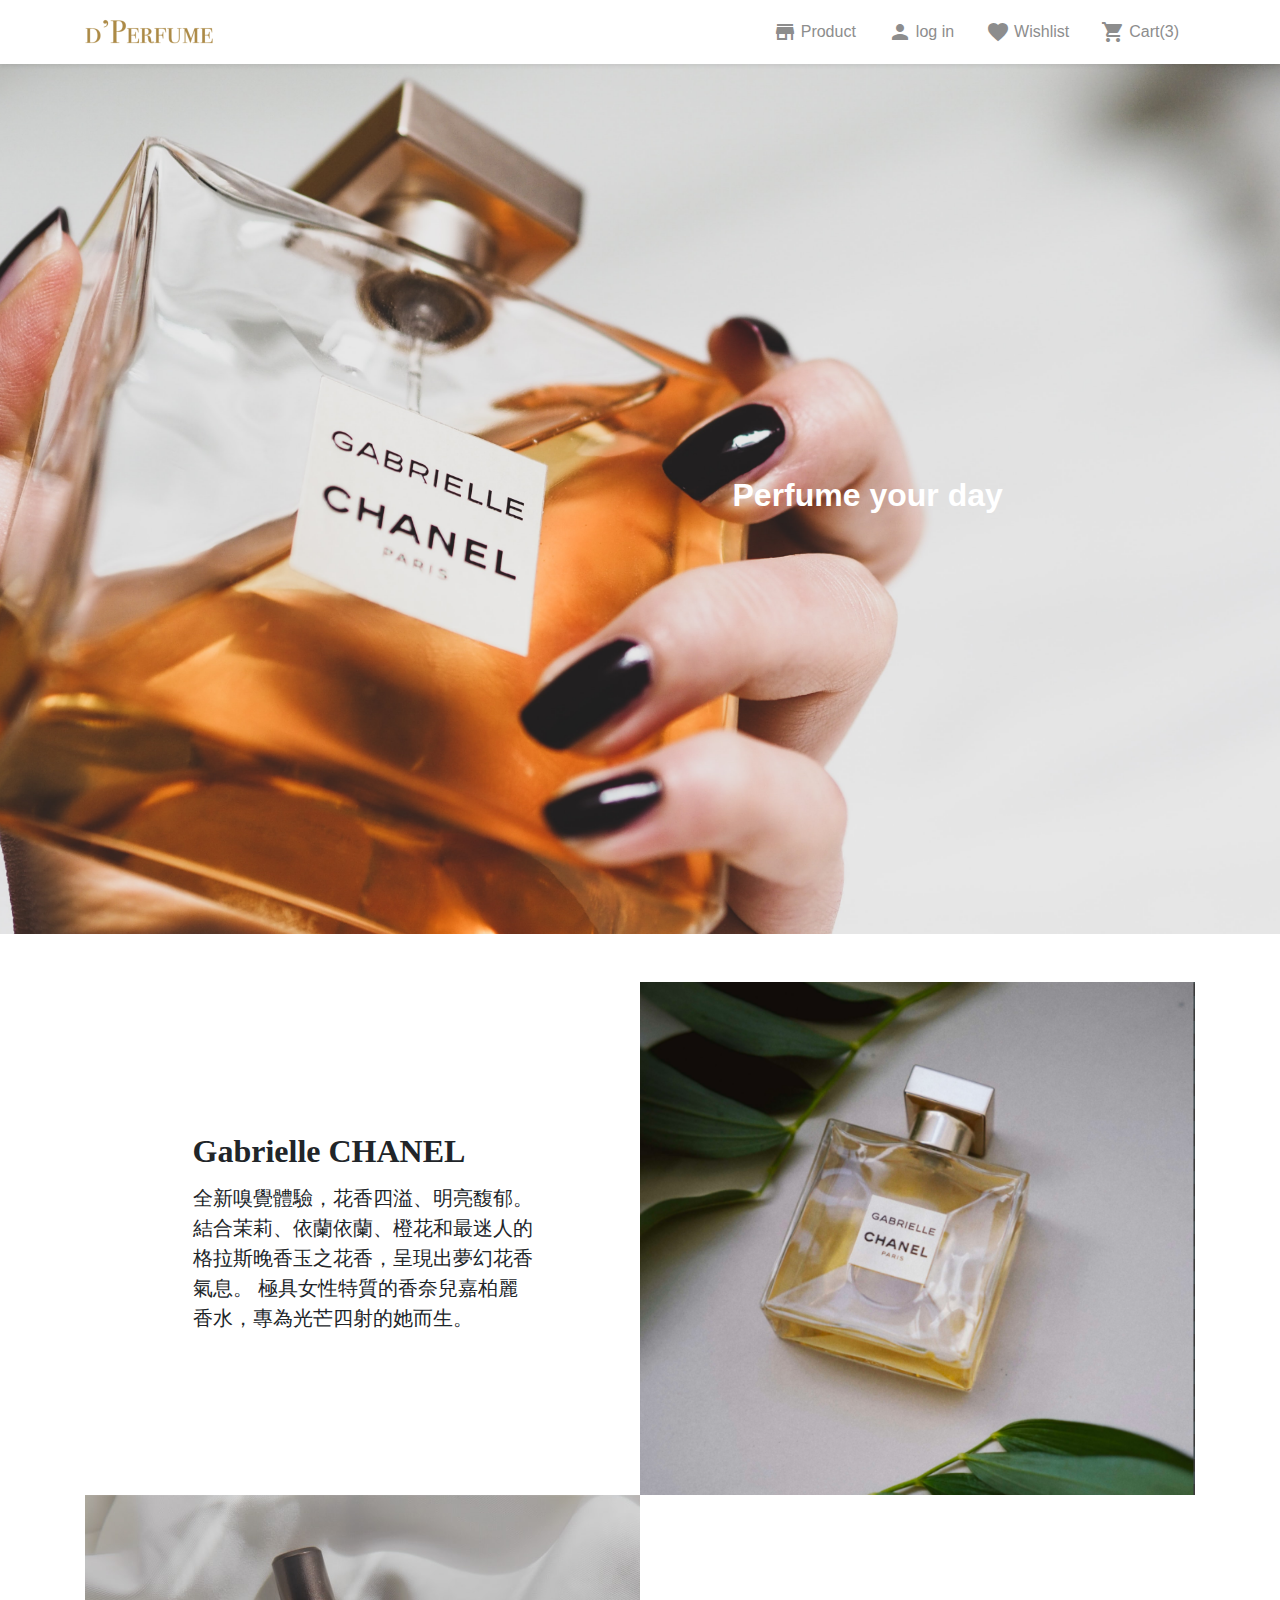
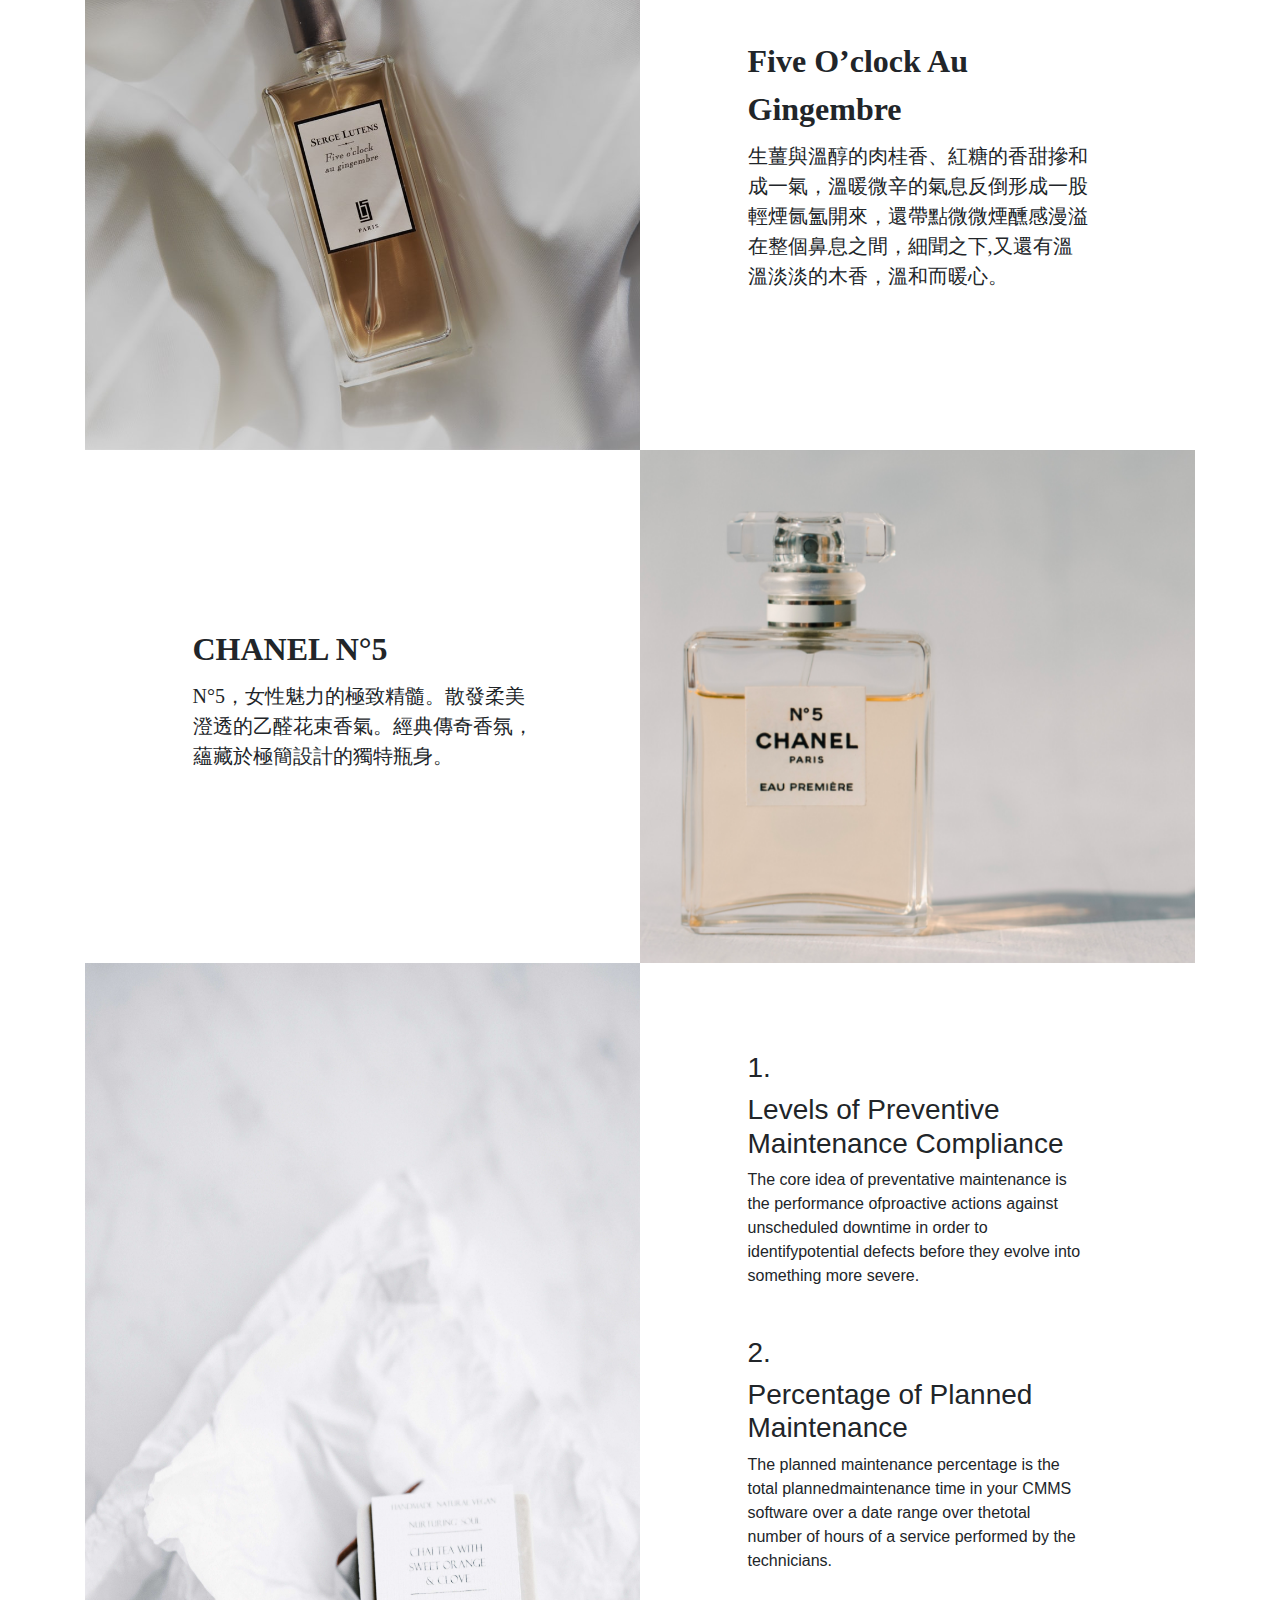
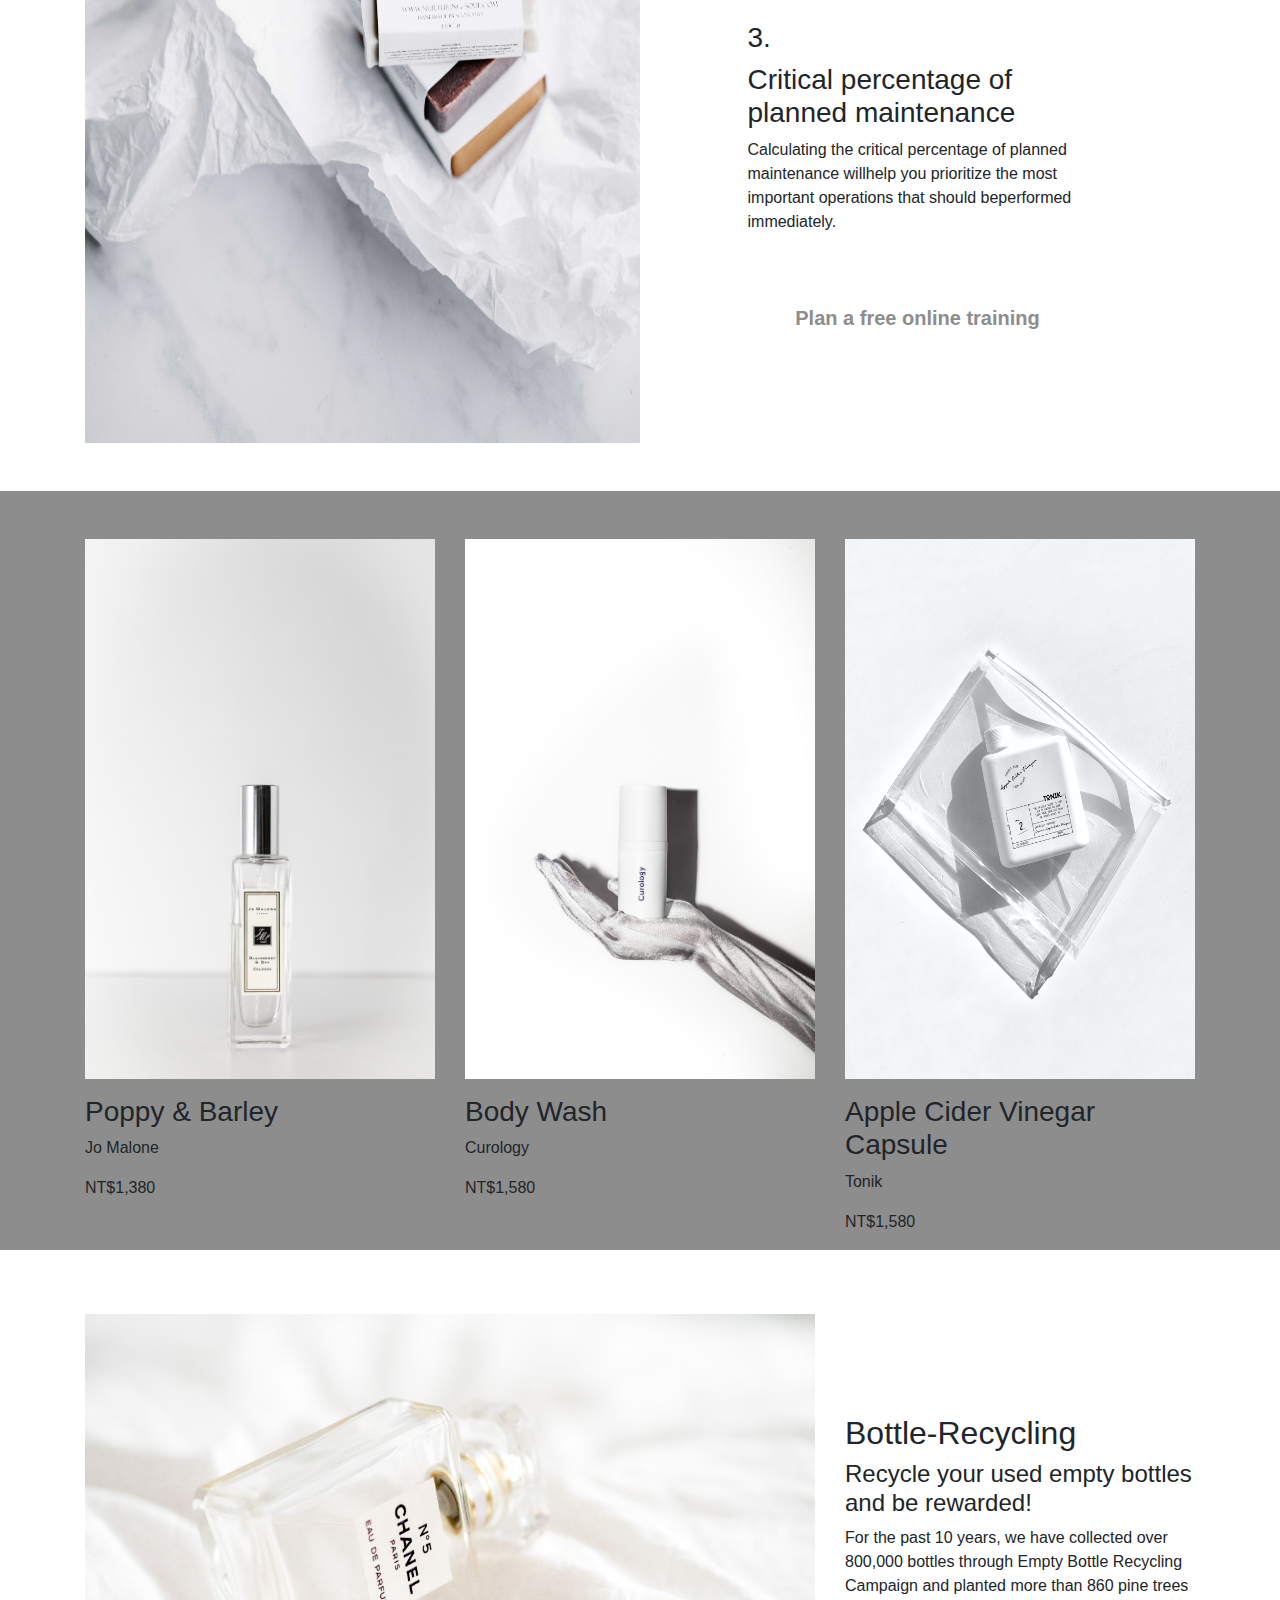
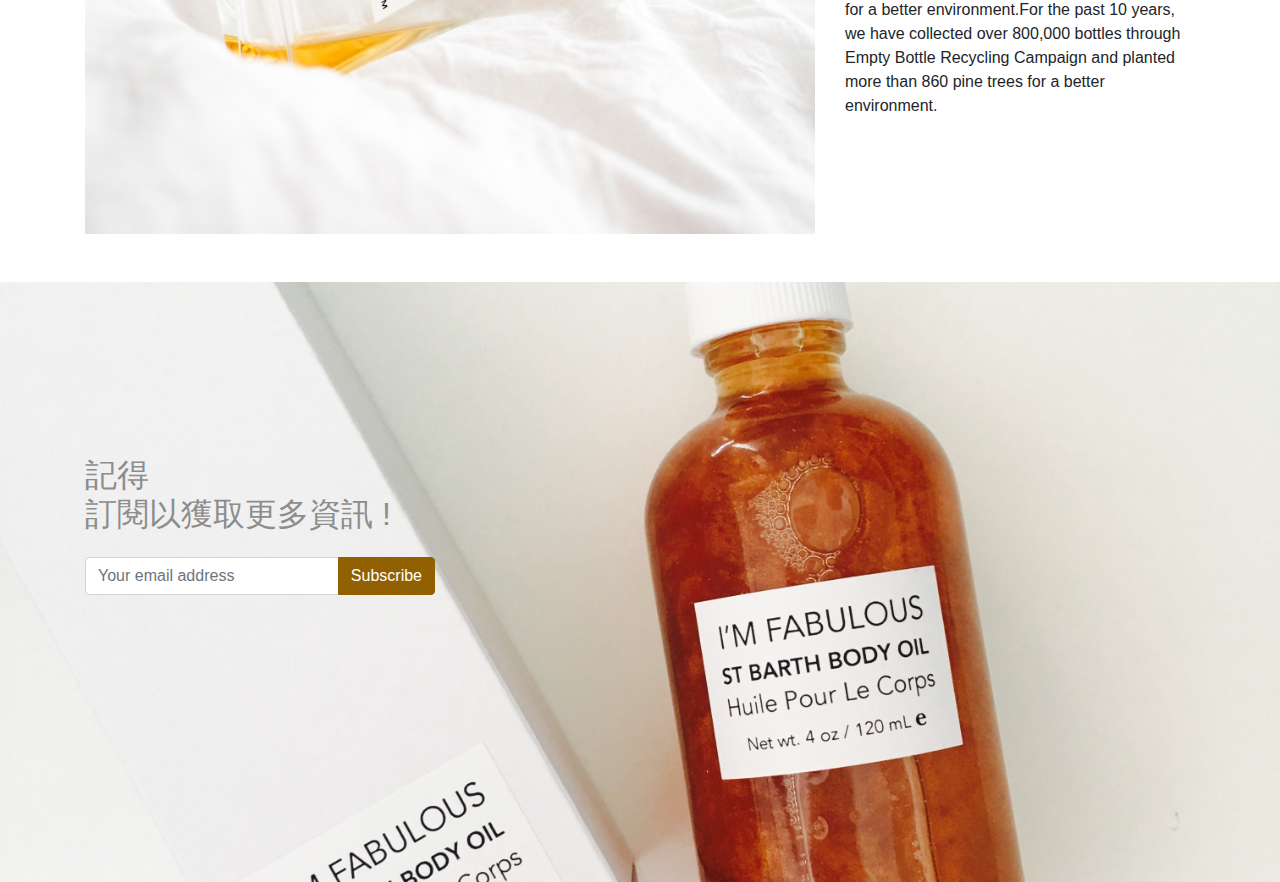
<file: index.html>
<!DOCTYPE html>
<html lang="en">

<head>
  <meta charset="UTF-8">
  <meta name="viewport" content="width=device-width, initial-scale=1.0">
  <meta http-equiv="X-UA-Compatible" content="ie=edge">
  <title>D’PERFUME</title>
  <link rel="shortcut icon" href="./assets/images/favicon.ico" type="image/x-icon">
  <link href="https://fonts.googleapis.com/css2?family=Material+Icons" rel="stylesheet">
  <link rel="stylesheet" href="./assets/style/all.css">
  <link rel="stylesheet" href="https://cdnjs.cloudflare.com/ajax/libs/animate.css/4.1.1/animate.min.css" />
</head>

<body>
  <nav class="navbar navbar-light bg-white shadow-sm">
    <div class="container-lg">
      <h1 class="mb-0 pl-4 pl-lg-0">
        <a class="logo" href="./index.html">
          d’Perfume
        </a>
      </h1>
      
      <div class="d-lg-none ml-auto">
        <a class="nav-link text-secondary position-relative" href="#">
          <span class="material-icons">shopping_cart</span>
          <span class="navbar__cart__icon badge badge-pill badge-primary font-weight-light">3</span>
        </a>
      </div>
      <button class="navbar-toggler d-lg-none d-sm-block pr-lg-0" type="button" data-toggle="collapse" data-target="#navbarNavAltMarkup"
        aria-controls="navbarNavAltMarkup" aria-expanded="false" aria-label="Toggle navigation">
        <span class="navbar-toggler-icon"></span>
      </button>
      
      <div class="d-none d-lg-block">
        <ul class="nav justify-content-end">
          <li class="nav-item">
            <a class="nav-link d-flex" href="#"><span class="material-icons d-none d-lg-block mr-1">store</span>Product</a>
          </li>
          <li class="nav-item">
            <a class="nav-link d-flex" href="#"><span class="material-icons d-none d-lg-block mr-1">person</span>log in</a>
          </li>
          <li class="nav-item">
            <a class="nav-link d-flex" href="#"><span class="material-icons d-none d-lg-block mr-1">favorite</span>Wishlist</a>
          </li>
          <li class="nav-item">
            <a class="nav-link d-flex" href="#"><span class="material-icons d-none d-lg-block mr-1">shopping_cart</span>Cart(3)</a>
          </li>
        </ul>
      </div>

    </div>
  </nav>


  
<div class="banner d-flex align-items-center mb-5">
    <div class="container ">
        <div class="row no-gutters">
            <div class="col-5 offset-7">
                <h2 class="h2 font-weight-bold text-white">Perfume your day</h2>
            </div>
        </div>
    </div>
</div>

<ul class="card_body mb-5">
    <li class="container">
        <div class="row no-gutters">
            <div class="col-md-6 d-flex align-items-md-center justify-content-md-center">
                <div class="col-md-8">
                    <h3 class="card_title">Gabrielle CHANEL</h3>
                    <p class="card_content">全新嗅覺體驗，花香四溢、明亮馥郁。結合茉莉、依蘭依蘭、橙花和最迷人的格拉斯晚香玉之花香，呈現出夢幻花香氣息。 極具女性特質的香奈兒嘉柏麗香水，專為光芒四射的她而生。</p>
                </div>
            </div>
            <div class="col-md-6">
                <img class="card_img" src="./assets/images/index2.jpg" alt="">
            </div>
        </div>
    </li>

    <li class="container">
        <div class="row no-gutters">
            <div class="col-md-6">
                <img class="card_img" src="./assets/images/index3.png" alt="">
            </div>
            <div class="col-md-6 d-flex align-items-md-center justify-content-md-center">
                <div class="col-md-8">
                    <h3 class="card_title">Five O’clock Au Gingembre</h3>
                    <p class="card_content">生薑與溫醇的肉桂香、紅糖的香甜摻和成一氣，溫暖微辛的氣息反倒形成一股輕煙氤氳開來，還帶點微微煙醺感漫溢在整個鼻息之間，細聞之下,又還有溫溫淡淡的木香，溫和而暖心。</p>
                </div>
            </div>
        </div>
    </li>

    <li class="container">
        <div class="row no-gutters">
            <div class="col-md-6 d-flex align-items-md-center justify-content-md-center">
                <div class="col-md-8">
                    <h3 class="card_title">CHANEL N°5</h3>
                    <p class="card_content">N°5，女性魅力的極致精髓。散發柔美澄透的乙醛花束香氣。經典傳奇香氛，蘊藏於極簡設計的獨特瓶身。</p>
                </div>
            </div>
            <div class="col-md-6">
                <img class="card_img" src="./assets/images/index4.jpg" alt="">
            </div>
        </div>
    </li>

    <li class="container">
        <div class="row no-gutters">
            <div class="col-md-6">
                <img class="card_img card_listImg" src="./assets/images/index5.jpg" alt="">
            </div>
            <div class="col-md-6 d-flex align-items-md-center justify-content-md-center">
                <ul class="col-md-8">
                    <li class="mb-5">
                        <h3>1.</h3>
                        <h3>Levels of Preventive Maintenance Compliance</h3>
                        <p>The core idea of preventative maintenance is the performance ofproactive actions against unscheduled downtime in order to identifypotential defects before they evolve into something more severe.</p>
                    </li>
                    <li class="mb-5">
                        <h3>2.</h3>
                        <h3>Percentage of Planned Maintenance</h3>
                        <p>The planned maintenance percentage is the total plannedmaintenance time in your CMMS software over a date range over thetotal number of hours of a service performed by the technicians.</p>
                    </li>
                    <li class="mb-5">
                        <h3>3.</h3>
                        <h3>Critical percentage of planned maintenance</h3>
                        <p>Calculating the critical percentage of planned maintenance willhelp you prioritize the most important operations that should beperformed immediately.</p>
                    </li>
                    <li>
                        <a href="#" class="border-bold-black rounded-pill h5 font-weight-bold d-block text-center px-6 py-4 mb-0">Plan a
                            free
                            online training</a>
                    </li>
                </ul>
            </div>
        </div>
    </li>
</ul>

<div class="bg-primary">
    <div class="container">
        <ul class="row">
            <li class="col-md-4 pt-5">
                    <img class="feature_img mb-3" src="./assets/images/index6.jpg" alt="">
                    <h3>Poppy & Barley</h3>
                    <p>Jo Malone</p>
                    <p>NT$1,380</p>
            </li>
            <li class="col-md-4 pt-5">
                <img class="feature_img mb-3" src="./assets/images/index7.jpg" alt="">
                <h3>Body Wash</h3>
                <p>Curology</p>
                <p>NT$1,580</p>
            </li>
            <li class="col-md-4 pt-5">
                <img class="feature_img mb-3" src="./assets/images/index8.jpg" alt="">
                <h3>Apple Cider Vinegar Capsule</h3>
                <p>Tonik</p>
                <p>NT$1,580</p>
            </li>
        </ul>
    </div>
</div>

<div class="container py-5">
    <div class="row align-items-md-center">
        <div class="col-md-8">
            <img class="bottle-recycle" src="./assets/images/index9.jpg" alt="">
        </div>
        <div class="col-md-4">
            <h2>Bottle-Recycling</h2>
            <h4 class="font-weight-light">Recycle your used empty bottles and be rewarded!</h3>
            <p>For the past 10 years, we have collected over 800,000 bottles through Empty Bottle Recycling Campaign and planted more than 860 pine trees for a better environment.For the past 10 years, we have collected over 800,000 bottles through Empty Bottle Recycling Campaign and planted more than 860 pine trees for a better environment.</p>
        </div>
    </div>
</div>


<section class="subscribe d-flex align-items-md-center">
    <div class="container ">
        <div class="row align-items-md-center">
            <div class="col-md-4">
                <h2 class="text-primary mb-4">記得 <br>訂閱以獲取更多資訊 !</h2>
                <div class="input-group">
                    <input type="text" class="form-control" placeholder="Your email address" aria-label="Recipient's username with two button addons" aria-describedby="button-addon4">
                    <div class="input-group-append" id="button-addon4">
                        <button class="btn btn-secondary" type="button">Subscribe
                        </button>
                </div>
            </div>
        </div>
    </div>
</section>


  
  <script src="./assets/js/vendors.js"></script>
  <script src="./assets/js/all.js"></script>
</body>

</html>
</file>
<file: assets/style/all.css>
@charset "UTF-8";
/* http://meyerweb.com/eric/tools/css/reset/ 
   v2.0 | 20110126
   License: none (public domain)
*/
html, body, div, span, applet, object, iframe,
h1, h2, h3, h4, h5, h6, p, blockquote, pre,
a, abbr, acronym, address, big, cite, code,
del, dfn, em, img, ins, kbd, q, s, samp,
small, strike, strong, sub, sup, tt, var,
b, u, i, center,
dl, dt, dd, ol, ul, li,
fieldset, form, label, legend,
table, caption, tbody, tfoot, thead, tr, th, td,
article, aside, canvas, details, embed,
figure, figcaption, footer, header, hgroup,
menu, nav, output, ruby, section, summary,
time, mark, audio, video {
  margin: 0;
  padding: 0;
  border: 0;
  font-size: 100%;
  font: inherit;
  vertical-align: baseline; }

/* HTML5 display-role reset for older browsers */
article, aside, details, figcaption, figure,
footer, header, hgroup, menu, nav, section {
  display: block; }

body {
  line-height: 1; }

ol, ul {
  list-style: none; }

blockquote, q {
  quotes: none; }

blockquote:before, blockquote:after,
q:before, q:after {
  content: '';
  content: none; }

table {
  border-collapse: collapse;
  border-spacing: 0; }

/*!
 * Bootstrap v4.5.3 (https://getbootstrap.com/)
 * Copyright 2011-2020 The Bootstrap Authors
 * Copyright 2011-2020 Twitter, Inc.
 * Licensed under MIT (https://github.com/twbs/bootstrap/blob/main/LICENSE)
 */
:root {
  --blue: #007bff;
  --indigo: #6610f2;
  --purple: #6f42c1;
  --pink: #e83e8c;
  --red: #dc3545;
  --orange: #fd7e14;
  --yellow: #ffc107;
  --green: #28a745;
  --teal: #20c997;
  --cyan: #17a2b8;
  --white: #fff;
  --gray: #6c757d;
  --gray-dark: #343a40;
  --primary: #8D8D8D;
  --secondary: #916000;
  --success: #28a745;
  --info: #17a2b8;
  --warning: #ffc107;
  --danger: #dc3545;
  --light: #f8f9fa;
  --dark: #343a40;
  --breakpoint-xs: 0;
  --breakpoint-sm: 576px;
  --breakpoint-md: 768px;
  --breakpoint-lg: 992px;
  --breakpoint-xl: 1200px;
  --font-family-sans-serif: -apple-system, BlinkMacSystemFont, "Segoe UI", Roboto, "Helvetica Neue", Arial, "Noto Sans", sans-serif, "Apple Color Emoji", "Segoe UI Emoji", "Segoe UI Symbol", "Noto Color Emoji";
  --font-family-monospace: SFMono-Regular, Menlo, Monaco, Consolas, "Liberation Mono", "Courier New", monospace; }

*,
*::before,
*::after {
  -webkit-box-sizing: border-box;
          box-sizing: border-box; }

html {
  font-family: sans-serif;
  line-height: 1.15;
  -webkit-text-size-adjust: 100%;
  -webkit-tap-highlight-color: rgba(0, 0, 0, 0); }

article, aside, figcaption, figure, footer, header, hgroup, main, nav, section {
  display: block; }

body {
  margin: 0;
  font-family: -apple-system, BlinkMacSystemFont, "Segoe UI", Roboto, "Helvetica Neue", Arial, "Noto Sans", sans-serif, "Apple Color Emoji", "Segoe UI Emoji", "Segoe UI Symbol", "Noto Color Emoji";
  font-size: 1rem;
  font-weight: 400;
  line-height: 1.5;
  color: #212529;
  text-align: left;
  background-color: #fff; }

[tabindex="-1"]:focus:not(:focus-visible) {
  outline: 0 !important; }

hr {
  -webkit-box-sizing: content-box;
          box-sizing: content-box;
  height: 0;
  overflow: visible; }

h1, h2, h3, h4, h5, h6 {
  margin-top: 0;
  margin-bottom: 0.5rem; }

p {
  margin-top: 0;
  margin-bottom: 1rem; }

abbr[title],
abbr[data-original-title] {
  text-decoration: underline;
  -webkit-text-decoration: underline dotted;
          text-decoration: underline dotted;
  cursor: help;
  border-bottom: 0;
  -webkit-text-decoration-skip-ink: none;
          text-decoration-skip-ink: none; }

address {
  margin-bottom: 1rem;
  font-style: normal;
  line-height: inherit; }

ol,
ul,
dl {
  margin-top: 0;
  margin-bottom: 1rem; }

ol ol,
ul ul,
ol ul,
ul ol {
  margin-bottom: 0; }

dt {
  font-weight: 700; }

dd {
  margin-bottom: .5rem;
  margin-left: 0; }

blockquote {
  margin: 0 0 1rem; }

b,
strong {
  font-weight: bolder; }

small {
  font-size: 80%; }

sub,
sup {
  position: relative;
  font-size: 75%;
  line-height: 0;
  vertical-align: baseline; }

sub {
  bottom: -.25em; }

sup {
  top: -.5em; }

a {
  color: #8D8D8D;
  text-decoration: none;
  background-color: transparent; }
  a:hover {
    color: #676767;
    text-decoration: underline; }

a:not([href]):not([class]) {
  color: inherit;
  text-decoration: none; }
  a:not([href]):not([class]):hover {
    color: inherit;
    text-decoration: none; }

pre,
code,
kbd,
samp {
  font-family: SFMono-Regular, Menlo, Monaco, Consolas, "Liberation Mono", "Courier New", monospace;
  font-size: 1em; }

pre {
  margin-top: 0;
  margin-bottom: 1rem;
  overflow: auto;
  -ms-overflow-style: scrollbar; }

figure {
  margin: 0 0 1rem; }

img {
  vertical-align: middle;
  border-style: none; }

svg {
  overflow: hidden;
  vertical-align: middle; }

table {
  border-collapse: collapse; }

caption {
  padding-top: 0.75rem;
  padding-bottom: 0.75rem;
  color: #6c757d;
  text-align: left;
  caption-side: bottom; }

th {
  text-align: inherit;
  text-align: -webkit-match-parent; }

label {
  display: inline-block;
  margin-bottom: 0.5rem; }

button {
  border-radius: 0; }

button:focus {
  outline: 1px dotted;
  outline: 5px auto -webkit-focus-ring-color; }

input,
button,
select,
optgroup,
textarea {
  margin: 0;
  font-family: inherit;
  font-size: inherit;
  line-height: inherit; }

button,
input {
  overflow: visible; }

button,
select {
  text-transform: none; }

[role="button"] {
  cursor: pointer; }

select {
  word-wrap: normal; }

button,
[type="button"],
[type="reset"],
[type="submit"] {
  -webkit-appearance: button; }

button:not(:disabled),
[type="button"]:not(:disabled),
[type="reset"]:not(:disabled),
[type="submit"]:not(:disabled) {
  cursor: pointer; }

button::-moz-focus-inner,
[type="button"]::-moz-focus-inner,
[type="reset"]::-moz-focus-inner,
[type="submit"]::-moz-focus-inner {
  padding: 0;
  border-style: none; }

input[type="radio"],
input[type="checkbox"] {
  -webkit-box-sizing: border-box;
          box-sizing: border-box;
  padding: 0; }

textarea {
  overflow: auto;
  resize: vertical; }

fieldset {
  min-width: 0;
  padding: 0;
  margin: 0;
  border: 0; }

legend {
  display: block;
  width: 100%;
  max-width: 100%;
  padding: 0;
  margin-bottom: .5rem;
  font-size: 1.5rem;
  line-height: inherit;
  color: inherit;
  white-space: normal; }

progress {
  vertical-align: baseline; }

[type="number"]::-webkit-inner-spin-button,
[type="number"]::-webkit-outer-spin-button {
  height: auto; }

[type="search"] {
  outline-offset: -2px;
  -webkit-appearance: none; }

[type="search"]::-webkit-search-decoration {
  -webkit-appearance: none; }

::-webkit-file-upload-button {
  font: inherit;
  -webkit-appearance: button; }

output {
  display: inline-block; }

summary {
  display: list-item;
  cursor: pointer; }

template {
  display: none; }

[hidden] {
  display: none !important; }

h1, h2, h3, h4, h5, h6,
.h1, .h2, .h3, .h4, .h5, .h6 {
  margin-bottom: 0.5rem;
  font-weight: 500;
  line-height: 1.2; }

h1, .h1 {
  font-size: 2.5rem; }

h2, .h2 {
  font-size: 2rem; }

h3, .h3 {
  font-size: 1.75rem; }

h4, .h4 {
  font-size: 1.5rem; }

h5, .h5 {
  font-size: 1.25rem; }

h6, .h6 {
  font-size: 1rem; }

.lead {
  font-size: 1.25rem;
  font-weight: 300; }

.display-1 {
  font-size: 6rem;
  font-weight: 300;
  line-height: 1.2; }

.display-2 {
  font-size: 5.5rem;
  font-weight: 300;
  line-height: 1.2; }

.display-3 {
  font-size: 4.5rem;
  font-weight: 300;
  line-height: 1.2; }

.display-4 {
  font-size: 3.5rem;
  font-weight: 300;
  line-height: 1.2; }

hr {
  margin-top: 1rem;
  margin-bottom: 1rem;
  border: 0;
  border-top: 1px solid rgba(0, 0, 0, 0.1); }

small,
.small {
  font-size: 80%;
  font-weight: 400; }

mark,
.mark {
  padding: 0.2em;
  background-color: #fcf8e3; }

.list-unstyled {
  padding-left: 0;
  list-style: none; }

.list-inline {
  padding-left: 0;
  list-style: none; }

.list-inline-item {
  display: inline-block; }
  .list-inline-item:not(:last-child) {
    margin-right: 0.5rem; }

.initialism {
  font-size: 90%;
  text-transform: uppercase; }

.blockquote {
  margin-bottom: 1rem;
  font-size: 1.25rem; }

.blockquote-footer {
  display: block;
  font-size: 80%;
  color: #6c757d; }
  .blockquote-footer::before {
    content: "\2014\00A0"; }

.img-fluid {
  max-width: 100%;
  height: auto; }

.img-thumbnail {
  padding: 0.25rem;
  background-color: #fff;
  border: 1px solid #dee2e6;
  border-radius: 0.25rem;
  max-width: 100%;
  height: auto; }

.figure {
  display: inline-block; }

.figure-img {
  margin-bottom: 0.5rem;
  line-height: 1; }

.figure-caption {
  font-size: 90%;
  color: #6c757d; }

code {
  font-size: 87.5%;
  color: #e83e8c;
  word-wrap: break-word; }
  a > code {
    color: inherit; }

kbd {
  padding: 0.2rem 0.4rem;
  font-size: 87.5%;
  color: #fff;
  background-color: #212529;
  border-radius: 0.2rem; }
  kbd kbd {
    padding: 0;
    font-size: 100%;
    font-weight: 700; }

pre {
  display: block;
  font-size: 87.5%;
  color: #212529; }
  pre code {
    font-size: inherit;
    color: inherit;
    word-break: normal; }

.pre-scrollable {
  max-height: 340px;
  overflow-y: scroll; }

.container,
.container-fluid,
.container-sm,
.container-md,
.container-lg,
.container-xl {
  width: 100%;
  padding-right: 15px;
  padding-left: 15px;
  margin-right: auto;
  margin-left: auto; }

@media (min-width: 576px) {
  .container, .container-sm {
    max-width: 540px; } }

@media (min-width: 768px) {
  .container, .container-sm, .container-md {
    max-width: 720px; } }

@media (min-width: 992px) {
  .container, .container-sm, .container-md, .container-lg {
    max-width: 960px; } }

@media (min-width: 1200px) {
  .container, .container-sm, .container-md, .container-lg, .container-xl {
    max-width: 1140px; } }

.row {
  display: -webkit-box;
  display: -ms-flexbox;
  display: flex;
  -ms-flex-wrap: wrap;
      flex-wrap: wrap;
  margin-right: -15px;
  margin-left: -15px; }

.no-gutters {
  margin-right: 0;
  margin-left: 0; }
  .no-gutters > .col,
  .no-gutters > [class*="col-"] {
    padding-right: 0;
    padding-left: 0; }

.col-1, .col-2, .col-3, .col-4, .col-5, .col-6, .col-7, .col-8, .col-9, .col-10, .col-11, .col-12, .col,
.col-auto, .col-sm-1, .col-sm-2, .col-sm-3, .col-sm-4, .col-sm-5, .col-sm-6, .col-sm-7, .col-sm-8, .col-sm-9, .col-sm-10, .col-sm-11, .col-sm-12, .col-sm,
.col-sm-auto, .col-md-1, .col-md-2, .col-md-3, .col-md-4, .col-md-5, .col-md-6, .col-md-7, .col-md-8, .col-md-9, .col-md-10, .col-md-11, .col-md-12, .col-md,
.col-md-auto, .col-lg-1, .col-lg-2, .col-lg-3, .col-lg-4, .col-lg-5, .col-lg-6, .col-lg-7, .col-lg-8, .col-lg-9, .col-lg-10, .col-lg-11, .col-lg-12, .col-lg,
.col-lg-auto, .col-xl-1, .col-xl-2, .col-xl-3, .col-xl-4, .col-xl-5, .col-xl-6, .col-xl-7, .col-xl-8, .col-xl-9, .col-xl-10, .col-xl-11, .col-xl-12, .col-xl,
.col-xl-auto {
  position: relative;
  width: 100%;
  padding-right: 15px;
  padding-left: 15px; }

.col {
  -ms-flex-preferred-size: 0;
      flex-basis: 0;
  -webkit-box-flex: 1;
      -ms-flex-positive: 1;
          flex-grow: 1;
  max-width: 100%; }

.row-cols-1 > * {
  -webkit-box-flex: 0;
      -ms-flex: 0 0 100%;
          flex: 0 0 100%;
  max-width: 100%; }

.row-cols-2 > * {
  -webkit-box-flex: 0;
      -ms-flex: 0 0 50%;
          flex: 0 0 50%;
  max-width: 50%; }

.row-cols-3 > * {
  -webkit-box-flex: 0;
      -ms-flex: 0 0 33.33333%;
          flex: 0 0 33.33333%;
  max-width: 33.33333%; }

.row-cols-4 > * {
  -webkit-box-flex: 0;
      -ms-flex: 0 0 25%;
          flex: 0 0 25%;
  max-width: 25%; }

.row-cols-5 > * {
  -webkit-box-flex: 0;
      -ms-flex: 0 0 20%;
          flex: 0 0 20%;
  max-width: 20%; }

.row-cols-6 > * {
  -webkit-box-flex: 0;
      -ms-flex: 0 0 16.66667%;
          flex: 0 0 16.66667%;
  max-width: 16.66667%; }

.col-auto {
  -webkit-box-flex: 0;
      -ms-flex: 0 0 auto;
          flex: 0 0 auto;
  width: auto;
  max-width: 100%; }

.col-1 {
  -webkit-box-flex: 0;
      -ms-flex: 0 0 8.33333%;
          flex: 0 0 8.33333%;
  max-width: 8.33333%; }

.col-2 {
  -webkit-box-flex: 0;
      -ms-flex: 0 0 16.66667%;
          flex: 0 0 16.66667%;
  max-width: 16.66667%; }

.col-3 {
  -webkit-box-flex: 0;
      -ms-flex: 0 0 25%;
          flex: 0 0 25%;
  max-width: 25%; }

.col-4 {
  -webkit-box-flex: 0;
      -ms-flex: 0 0 33.33333%;
          flex: 0 0 33.33333%;
  max-width: 33.33333%; }

.col-5 {
  -webkit-box-flex: 0;
      -ms-flex: 0 0 41.66667%;
          flex: 0 0 41.66667%;
  max-width: 41.66667%; }

.col-6 {
  -webkit-box-flex: 0;
      -ms-flex: 0 0 50%;
          flex: 0 0 50%;
  max-width: 50%; }

.col-7 {
  -webkit-box-flex: 0;
      -ms-flex: 0 0 58.33333%;
          flex: 0 0 58.33333%;
  max-width: 58.33333%; }

.col-8 {
  -webkit-box-flex: 0;
      -ms-flex: 0 0 66.66667%;
          flex: 0 0 66.66667%;
  max-width: 66.66667%; }

.col-9 {
  -webkit-box-flex: 0;
      -ms-flex: 0 0 75%;
          flex: 0 0 75%;
  max-width: 75%; }

.col-10 {
  -webkit-box-flex: 0;
      -ms-flex: 0 0 83.33333%;
          flex: 0 0 83.33333%;
  max-width: 83.33333%; }

.col-11 {
  -webkit-box-flex: 0;
      -ms-flex: 0 0 91.66667%;
          flex: 0 0 91.66667%;
  max-width: 91.66667%; }

.col-12 {
  -webkit-box-flex: 0;
      -ms-flex: 0 0 100%;
          flex: 0 0 100%;
  max-width: 100%; }

.order-first {
  -webkit-box-ordinal-group: 0;
      -ms-flex-order: -1;
          order: -1; }

.order-last {
  -webkit-box-ordinal-group: 14;
      -ms-flex-order: 13;
          order: 13; }

.order-0 {
  -webkit-box-ordinal-group: 1;
      -ms-flex-order: 0;
          order: 0; }

.order-1 {
  -webkit-box-ordinal-group: 2;
      -ms-flex-order: 1;
          order: 1; }

.order-2 {
  -webkit-box-ordinal-group: 3;
      -ms-flex-order: 2;
          order: 2; }

.order-3 {
  -webkit-box-ordinal-group: 4;
      -ms-flex-order: 3;
          order: 3; }

.order-4 {
  -webkit-box-ordinal-group: 5;
      -ms-flex-order: 4;
          order: 4; }

.order-5 {
  -webkit-box-ordinal-group: 6;
      -ms-flex-order: 5;
          order: 5; }

.order-6 {
  -webkit-box-ordinal-group: 7;
      -ms-flex-order: 6;
          order: 6; }

.order-7 {
  -webkit-box-ordinal-group: 8;
      -ms-flex-order: 7;
          order: 7; }

.order-8 {
  -webkit-box-ordinal-group: 9;
      -ms-flex-order: 8;
          order: 8; }

.order-9 {
  -webkit-box-ordinal-group: 10;
      -ms-flex-order: 9;
          order: 9; }

.order-10 {
  -webkit-box-ordinal-group: 11;
      -ms-flex-order: 10;
          order: 10; }

.order-11 {
  -webkit-box-ordinal-group: 12;
      -ms-flex-order: 11;
          order: 11; }

.order-12 {
  -webkit-box-ordinal-group: 13;
      -ms-flex-order: 12;
          order: 12; }

.offset-1 {
  margin-left: 8.33333%; }

.offset-2 {
  margin-left: 16.66667%; }

.offset-3 {
  margin-left: 25%; }

.offset-4 {
  margin-left: 33.33333%; }

.offset-5 {
  margin-left: 41.66667%; }

.offset-6 {
  margin-left: 50%; }

.offset-7 {
  margin-left: 58.33333%; }

.offset-8 {
  margin-left: 66.66667%; }

.offset-9 {
  margin-left: 75%; }

.offset-10 {
  margin-left: 83.33333%; }

.offset-11 {
  margin-left: 91.66667%; }

@media (min-width: 576px) {
  .col-sm {
    -ms-flex-preferred-size: 0;
        flex-basis: 0;
    -webkit-box-flex: 1;
        -ms-flex-positive: 1;
            flex-grow: 1;
    max-width: 100%; }
  .row-cols-sm-1 > * {
    -webkit-box-flex: 0;
        -ms-flex: 0 0 100%;
            flex: 0 0 100%;
    max-width: 100%; }
  .row-cols-sm-2 > * {
    -webkit-box-flex: 0;
        -ms-flex: 0 0 50%;
            flex: 0 0 50%;
    max-width: 50%; }
  .row-cols-sm-3 > * {
    -webkit-box-flex: 0;
        -ms-flex: 0 0 33.33333%;
            flex: 0 0 33.33333%;
    max-width: 33.33333%; }
  .row-cols-sm-4 > * {
    -webkit-box-flex: 0;
        -ms-flex: 0 0 25%;
            flex: 0 0 25%;
    max-width: 25%; }
  .row-cols-sm-5 > * {
    -webkit-box-flex: 0;
        -ms-flex: 0 0 20%;
            flex: 0 0 20%;
    max-width: 20%; }
  .row-cols-sm-6 > * {
    -webkit-box-flex: 0;
        -ms-flex: 0 0 16.66667%;
            flex: 0 0 16.66667%;
    max-width: 16.66667%; }
  .col-sm-auto {
    -webkit-box-flex: 0;
        -ms-flex: 0 0 auto;
            flex: 0 0 auto;
    width: auto;
    max-width: 100%; }
  .col-sm-1 {
    -webkit-box-flex: 0;
        -ms-flex: 0 0 8.33333%;
            flex: 0 0 8.33333%;
    max-width: 8.33333%; }
  .col-sm-2 {
    -webkit-box-flex: 0;
        -ms-flex: 0 0 16.66667%;
            flex: 0 0 16.66667%;
    max-width: 16.66667%; }
  .col-sm-3 {
    -webkit-box-flex: 0;
        -ms-flex: 0 0 25%;
            flex: 0 0 25%;
    max-width: 25%; }
  .col-sm-4 {
    -webkit-box-flex: 0;
        -ms-flex: 0 0 33.33333%;
            flex: 0 0 33.33333%;
    max-width: 33.33333%; }
  .col-sm-5 {
    -webkit-box-flex: 0;
        -ms-flex: 0 0 41.66667%;
            flex: 0 0 41.66667%;
    max-width: 41.66667%; }
  .col-sm-6 {
    -webkit-box-flex: 0;
        -ms-flex: 0 0 50%;
            flex: 0 0 50%;
    max-width: 50%; }
  .col-sm-7 {
    -webkit-box-flex: 0;
        -ms-flex: 0 0 58.33333%;
            flex: 0 0 58.33333%;
    max-width: 58.33333%; }
  .col-sm-8 {
    -webkit-box-flex: 0;
        -ms-flex: 0 0 66.66667%;
            flex: 0 0 66.66667%;
    max-width: 66.66667%; }
  .col-sm-9 {
    -webkit-box-flex: 0;
        -ms-flex: 0 0 75%;
            flex: 0 0 75%;
    max-width: 75%; }
  .col-sm-10 {
    -webkit-box-flex: 0;
        -ms-flex: 0 0 83.33333%;
            flex: 0 0 83.33333%;
    max-width: 83.33333%; }
  .col-sm-11 {
    -webkit-box-flex: 0;
        -ms-flex: 0 0 91.66667%;
            flex: 0 0 91.66667%;
    max-width: 91.66667%; }
  .col-sm-12 {
    -webkit-box-flex: 0;
        -ms-flex: 0 0 100%;
            flex: 0 0 100%;
    max-width: 100%; }
  .order-sm-first {
    -webkit-box-ordinal-group: 0;
        -ms-flex-order: -1;
            order: -1; }
  .order-sm-last {
    -webkit-box-ordinal-group: 14;
        -ms-flex-order: 13;
            order: 13; }
  .order-sm-0 {
    -webkit-box-ordinal-group: 1;
        -ms-flex-order: 0;
            order: 0; }
  .order-sm-1 {
    -webkit-box-ordinal-group: 2;
        -ms-flex-order: 1;
            order: 1; }
  .order-sm-2 {
    -webkit-box-ordinal-group: 3;
        -ms-flex-order: 2;
            order: 2; }
  .order-sm-3 {
    -webkit-box-ordinal-group: 4;
        -ms-flex-order: 3;
            order: 3; }
  .order-sm-4 {
    -webkit-box-ordinal-group: 5;
        -ms-flex-order: 4;
            order: 4; }
  .order-sm-5 {
    -webkit-box-ordinal-group: 6;
        -ms-flex-order: 5;
            order: 5; }
  .order-sm-6 {
    -webkit-box-ordinal-group: 7;
        -ms-flex-order: 6;
            order: 6; }
  .order-sm-7 {
    -webkit-box-ordinal-group: 8;
        -ms-flex-order: 7;
            order: 7; }
  .order-sm-8 {
    -webkit-box-ordinal-group: 9;
        -ms-flex-order: 8;
            order: 8; }
  .order-sm-9 {
    -webkit-box-ordinal-group: 10;
        -ms-flex-order: 9;
            order: 9; }
  .order-sm-10 {
    -webkit-box-ordinal-group: 11;
        -ms-flex-order: 10;
            order: 10; }
  .order-sm-11 {
    -webkit-box-ordinal-group: 12;
        -ms-flex-order: 11;
            order: 11; }
  .order-sm-12 {
    -webkit-box-ordinal-group: 13;
        -ms-flex-order: 12;
            order: 12; }
  .offset-sm-0 {
    margin-left: 0; }
  .offset-sm-1 {
    margin-left: 8.33333%; }
  .offset-sm-2 {
    margin-left: 16.66667%; }
  .offset-sm-3 {
    margin-left: 25%; }
  .offset-sm-4 {
    margin-left: 33.33333%; }
  .offset-sm-5 {
    margin-left: 41.66667%; }
  .offset-sm-6 {
    margin-left: 50%; }
  .offset-sm-7 {
    margin-left: 58.33333%; }
  .offset-sm-8 {
    margin-left: 66.66667%; }
  .offset-sm-9 {
    margin-left: 75%; }
  .offset-sm-10 {
    margin-left: 83.33333%; }
  .offset-sm-11 {
    margin-left: 91.66667%; } }

@media (min-width: 768px) {
  .col-md {
    -ms-flex-preferred-size: 0;
        flex-basis: 0;
    -webkit-box-flex: 1;
        -ms-flex-positive: 1;
            flex-grow: 1;
    max-width: 100%; }
  .row-cols-md-1 > * {
    -webkit-box-flex: 0;
        -ms-flex: 0 0 100%;
            flex: 0 0 100%;
    max-width: 100%; }
  .row-cols-md-2 > * {
    -webkit-box-flex: 0;
        -ms-flex: 0 0 50%;
            flex: 0 0 50%;
    max-width: 50%; }
  .row-cols-md-3 > * {
    -webkit-box-flex: 0;
        -ms-flex: 0 0 33.33333%;
            flex: 0 0 33.33333%;
    max-width: 33.33333%; }
  .row-cols-md-4 > * {
    -webkit-box-flex: 0;
        -ms-flex: 0 0 25%;
            flex: 0 0 25%;
    max-width: 25%; }
  .row-cols-md-5 > * {
    -webkit-box-flex: 0;
        -ms-flex: 0 0 20%;
            flex: 0 0 20%;
    max-width: 20%; }
  .row-cols-md-6 > * {
    -webkit-box-flex: 0;
        -ms-flex: 0 0 16.66667%;
            flex: 0 0 16.66667%;
    max-width: 16.66667%; }
  .col-md-auto {
    -webkit-box-flex: 0;
        -ms-flex: 0 0 auto;
            flex: 0 0 auto;
    width: auto;
    max-width: 100%; }
  .col-md-1 {
    -webkit-box-flex: 0;
        -ms-flex: 0 0 8.33333%;
            flex: 0 0 8.33333%;
    max-width: 8.33333%; }
  .col-md-2 {
    -webkit-box-flex: 0;
        -ms-flex: 0 0 16.66667%;
            flex: 0 0 16.66667%;
    max-width: 16.66667%; }
  .col-md-3 {
    -webkit-box-flex: 0;
        -ms-flex: 0 0 25%;
            flex: 0 0 25%;
    max-width: 25%; }
  .col-md-4 {
    -webkit-box-flex: 0;
        -ms-flex: 0 0 33.33333%;
            flex: 0 0 33.33333%;
    max-width: 33.33333%; }
  .col-md-5 {
    -webkit-box-flex: 0;
        -ms-flex: 0 0 41.66667%;
            flex: 0 0 41.66667%;
    max-width: 41.66667%; }
  .col-md-6 {
    -webkit-box-flex: 0;
        -ms-flex: 0 0 50%;
            flex: 0 0 50%;
    max-width: 50%; }
  .col-md-7 {
    -webkit-box-flex: 0;
        -ms-flex: 0 0 58.33333%;
            flex: 0 0 58.33333%;
    max-width: 58.33333%; }
  .col-md-8 {
    -webkit-box-flex: 0;
        -ms-flex: 0 0 66.66667%;
            flex: 0 0 66.66667%;
    max-width: 66.66667%; }
  .col-md-9 {
    -webkit-box-flex: 0;
        -ms-flex: 0 0 75%;
            flex: 0 0 75%;
    max-width: 75%; }
  .col-md-10 {
    -webkit-box-flex: 0;
        -ms-flex: 0 0 83.33333%;
            flex: 0 0 83.33333%;
    max-width: 83.33333%; }
  .col-md-11 {
    -webkit-box-flex: 0;
        -ms-flex: 0 0 91.66667%;
            flex: 0 0 91.66667%;
    max-width: 91.66667%; }
  .col-md-12 {
    -webkit-box-flex: 0;
        -ms-flex: 0 0 100%;
            flex: 0 0 100%;
    max-width: 100%; }
  .order-md-first {
    -webkit-box-ordinal-group: 0;
        -ms-flex-order: -1;
            order: -1; }
  .order-md-last {
    -webkit-box-ordinal-group: 14;
        -ms-flex-order: 13;
            order: 13; }
  .order-md-0 {
    -webkit-box-ordinal-group: 1;
        -ms-flex-order: 0;
            order: 0; }
  .order-md-1 {
    -webkit-box-ordinal-group: 2;
        -ms-flex-order: 1;
            order: 1; }
  .order-md-2 {
    -webkit-box-ordinal-group: 3;
        -ms-flex-order: 2;
            order: 2; }
  .order-md-3 {
    -webkit-box-ordinal-group: 4;
        -ms-flex-order: 3;
            order: 3; }
  .order-md-4 {
    -webkit-box-ordinal-group: 5;
        -ms-flex-order: 4;
            order: 4; }
  .order-md-5 {
    -webkit-box-ordinal-group: 6;
        -ms-flex-order: 5;
            order: 5; }
  .order-md-6 {
    -webkit-box-ordinal-group: 7;
        -ms-flex-order: 6;
            order: 6; }
  .order-md-7 {
    -webkit-box-ordinal-group: 8;
        -ms-flex-order: 7;
            order: 7; }
  .order-md-8 {
    -webkit-box-ordinal-group: 9;
        -ms-flex-order: 8;
            order: 8; }
  .order-md-9 {
    -webkit-box-ordinal-group: 10;
        -ms-flex-order: 9;
            order: 9; }
  .order-md-10 {
    -webkit-box-ordinal-group: 11;
        -ms-flex-order: 10;
            order: 10; }
  .order-md-11 {
    -webkit-box-ordinal-group: 12;
        -ms-flex-order: 11;
            order: 11; }
  .order-md-12 {
    -webkit-box-ordinal-group: 13;
        -ms-flex-order: 12;
            order: 12; }
  .offset-md-0 {
    margin-left: 0; }
  .offset-md-1 {
    margin-left: 8.33333%; }
  .offset-md-2 {
    margin-left: 16.66667%; }
  .offset-md-3 {
    margin-left: 25%; }
  .offset-md-4 {
    margin-left: 33.33333%; }
  .offset-md-5 {
    margin-left: 41.66667%; }
  .offset-md-6 {
    margin-left: 50%; }
  .offset-md-7 {
    margin-left: 58.33333%; }
  .offset-md-8 {
    margin-left: 66.66667%; }
  .offset-md-9 {
    margin-left: 75%; }
  .offset-md-10 {
    margin-left: 83.33333%; }
  .offset-md-11 {
    margin-left: 91.66667%; } }

@media (min-width: 992px) {
  .col-lg {
    -ms-flex-preferred-size: 0;
        flex-basis: 0;
    -webkit-box-flex: 1;
        -ms-flex-positive: 1;
            flex-grow: 1;
    max-width: 100%; }
  .row-cols-lg-1 > * {
    -webkit-box-flex: 0;
        -ms-flex: 0 0 100%;
            flex: 0 0 100%;
    max-width: 100%; }
  .row-cols-lg-2 > * {
    -webkit-box-flex: 0;
        -ms-flex: 0 0 50%;
            flex: 0 0 50%;
    max-width: 50%; }
  .row-cols-lg-3 > * {
    -webkit-box-flex: 0;
        -ms-flex: 0 0 33.33333%;
            flex: 0 0 33.33333%;
    max-width: 33.33333%; }
  .row-cols-lg-4 > * {
    -webkit-box-flex: 0;
        -ms-flex: 0 0 25%;
            flex: 0 0 25%;
    max-width: 25%; }
  .row-cols-lg-5 > * {
    -webkit-box-flex: 0;
        -ms-flex: 0 0 20%;
            flex: 0 0 20%;
    max-width: 20%; }
  .row-cols-lg-6 > * {
    -webkit-box-flex: 0;
        -ms-flex: 0 0 16.66667%;
            flex: 0 0 16.66667%;
    max-width: 16.66667%; }
  .col-lg-auto {
    -webkit-box-flex: 0;
        -ms-flex: 0 0 auto;
            flex: 0 0 auto;
    width: auto;
    max-width: 100%; }
  .col-lg-1 {
    -webkit-box-flex: 0;
        -ms-flex: 0 0 8.33333%;
            flex: 0 0 8.33333%;
    max-width: 8.33333%; }
  .col-lg-2 {
    -webkit-box-flex: 0;
        -ms-flex: 0 0 16.66667%;
            flex: 0 0 16.66667%;
    max-width: 16.66667%; }
  .col-lg-3 {
    -webkit-box-flex: 0;
        -ms-flex: 0 0 25%;
            flex: 0 0 25%;
    max-width: 25%; }
  .col-lg-4 {
    -webkit-box-flex: 0;
        -ms-flex: 0 0 33.33333%;
            flex: 0 0 33.33333%;
    max-width: 33.33333%; }
  .col-lg-5 {
    -webkit-box-flex: 0;
        -ms-flex: 0 0 41.66667%;
            flex: 0 0 41.66667%;
    max-width: 41.66667%; }
  .col-lg-6 {
    -webkit-box-flex: 0;
        -ms-flex: 0 0 50%;
            flex: 0 0 50%;
    max-width: 50%; }
  .col-lg-7 {
    -webkit-box-flex: 0;
        -ms-flex: 0 0 58.33333%;
            flex: 0 0 58.33333%;
    max-width: 58.33333%; }
  .col-lg-8 {
    -webkit-box-flex: 0;
        -ms-flex: 0 0 66.66667%;
            flex: 0 0 66.66667%;
    max-width: 66.66667%; }
  .col-lg-9 {
    -webkit-box-flex: 0;
        -ms-flex: 0 0 75%;
            flex: 0 0 75%;
    max-width: 75%; }
  .col-lg-10 {
    -webkit-box-flex: 0;
        -ms-flex: 0 0 83.33333%;
            flex: 0 0 83.33333%;
    max-width: 83.33333%; }
  .col-lg-11 {
    -webkit-box-flex: 0;
        -ms-flex: 0 0 91.66667%;
            flex: 0 0 91.66667%;
    max-width: 91.66667%; }
  .col-lg-12 {
    -webkit-box-flex: 0;
        -ms-flex: 0 0 100%;
            flex: 0 0 100%;
    max-width: 100%; }
  .order-lg-first {
    -webkit-box-ordinal-group: 0;
        -ms-flex-order: -1;
            order: -1; }
  .order-lg-last {
    -webkit-box-ordinal-group: 14;
        -ms-flex-order: 13;
            order: 13; }
  .order-lg-0 {
    -webkit-box-ordinal-group: 1;
        -ms-flex-order: 0;
            order: 0; }
  .order-lg-1 {
    -webkit-box-ordinal-group: 2;
        -ms-flex-order: 1;
            order: 1; }
  .order-lg-2 {
    -webkit-box-ordinal-group: 3;
        -ms-flex-order: 2;
            order: 2; }
  .order-lg-3 {
    -webkit-box-ordinal-group: 4;
        -ms-flex-order: 3;
            order: 3; }
  .order-lg-4 {
    -webkit-box-ordinal-group: 5;
        -ms-flex-order: 4;
            order: 4; }
  .order-lg-5 {
    -webkit-box-ordinal-group: 6;
        -ms-flex-order: 5;
            order: 5; }
  .order-lg-6 {
    -webkit-box-ordinal-group: 7;
        -ms-flex-order: 6;
            order: 6; }
  .order-lg-7 {
    -webkit-box-ordinal-group: 8;
        -ms-flex-order: 7;
            order: 7; }
  .order-lg-8 {
    -webkit-box-ordinal-group: 9;
        -ms-flex-order: 8;
            order: 8; }
  .order-lg-9 {
    -webkit-box-ordinal-group: 10;
        -ms-flex-order: 9;
            order: 9; }
  .order-lg-10 {
    -webkit-box-ordinal-group: 11;
        -ms-flex-order: 10;
            order: 10; }
  .order-lg-11 {
    -webkit-box-ordinal-group: 12;
        -ms-flex-order: 11;
            order: 11; }
  .order-lg-12 {
    -webkit-box-ordinal-group: 13;
        -ms-flex-order: 12;
            order: 12; }
  .offset-lg-0 {
    margin-left: 0; }
  .offset-lg-1 {
    margin-left: 8.33333%; }
  .offset-lg-2 {
    margin-left: 16.66667%; }
  .offset-lg-3 {
    margin-left: 25%; }
  .offset-lg-4 {
    margin-left: 33.33333%; }
  .offset-lg-5 {
    margin-left: 41.66667%; }
  .offset-lg-6 {
    margin-left: 50%; }
  .offset-lg-7 {
    margin-left: 58.33333%; }
  .offset-lg-8 {
    margin-left: 66.66667%; }
  .offset-lg-9 {
    margin-left: 75%; }
  .offset-lg-10 {
    margin-left: 83.33333%; }
  .offset-lg-11 {
    margin-left: 91.66667%; } }

@media (min-width: 1200px) {
  .col-xl {
    -ms-flex-preferred-size: 0;
        flex-basis: 0;
    -webkit-box-flex: 1;
        -ms-flex-positive: 1;
            flex-grow: 1;
    max-width: 100%; }
  .row-cols-xl-1 > * {
    -webkit-box-flex: 0;
        -ms-flex: 0 0 100%;
            flex: 0 0 100%;
    max-width: 100%; }
  .row-cols-xl-2 > * {
    -webkit-box-flex: 0;
        -ms-flex: 0 0 50%;
            flex: 0 0 50%;
    max-width: 50%; }
  .row-cols-xl-3 > * {
    -webkit-box-flex: 0;
        -ms-flex: 0 0 33.33333%;
            flex: 0 0 33.33333%;
    max-width: 33.33333%; }
  .row-cols-xl-4 > * {
    -webkit-box-flex: 0;
        -ms-flex: 0 0 25%;
            flex: 0 0 25%;
    max-width: 25%; }
  .row-cols-xl-5 > * {
    -webkit-box-flex: 0;
        -ms-flex: 0 0 20%;
            flex: 0 0 20%;
    max-width: 20%; }
  .row-cols-xl-6 > * {
    -webkit-box-flex: 0;
        -ms-flex: 0 0 16.66667%;
            flex: 0 0 16.66667%;
    max-width: 16.66667%; }
  .col-xl-auto {
    -webkit-box-flex: 0;
        -ms-flex: 0 0 auto;
            flex: 0 0 auto;
    width: auto;
    max-width: 100%; }
  .col-xl-1 {
    -webkit-box-flex: 0;
        -ms-flex: 0 0 8.33333%;
            flex: 0 0 8.33333%;
    max-width: 8.33333%; }
  .col-xl-2 {
    -webkit-box-flex: 0;
        -ms-flex: 0 0 16.66667%;
            flex: 0 0 16.66667%;
    max-width: 16.66667%; }
  .col-xl-3 {
    -webkit-box-flex: 0;
        -ms-flex: 0 0 25%;
            flex: 0 0 25%;
    max-width: 25%; }
  .col-xl-4 {
    -webkit-box-flex: 0;
        -ms-flex: 0 0 33.33333%;
            flex: 0 0 33.33333%;
    max-width: 33.33333%; }
  .col-xl-5 {
    -webkit-box-flex: 0;
        -ms-flex: 0 0 41.66667%;
            flex: 0 0 41.66667%;
    max-width: 41.66667%; }
  .col-xl-6 {
    -webkit-box-flex: 0;
        -ms-flex: 0 0 50%;
            flex: 0 0 50%;
    max-width: 50%; }
  .col-xl-7 {
    -webkit-box-flex: 0;
        -ms-flex: 0 0 58.33333%;
            flex: 0 0 58.33333%;
    max-width: 58.33333%; }
  .col-xl-8 {
    -webkit-box-flex: 0;
        -ms-flex: 0 0 66.66667%;
            flex: 0 0 66.66667%;
    max-width: 66.66667%; }
  .col-xl-9 {
    -webkit-box-flex: 0;
        -ms-flex: 0 0 75%;
            flex: 0 0 75%;
    max-width: 75%; }
  .col-xl-10 {
    -webkit-box-flex: 0;
        -ms-flex: 0 0 83.33333%;
            flex: 0 0 83.33333%;
    max-width: 83.33333%; }
  .col-xl-11 {
    -webkit-box-flex: 0;
        -ms-flex: 0 0 91.66667%;
            flex: 0 0 91.66667%;
    max-width: 91.66667%; }
  .col-xl-12 {
    -webkit-box-flex: 0;
        -ms-flex: 0 0 100%;
            flex: 0 0 100%;
    max-width: 100%; }
  .order-xl-first {
    -webkit-box-ordinal-group: 0;
        -ms-flex-order: -1;
            order: -1; }
  .order-xl-last {
    -webkit-box-ordinal-group: 14;
        -ms-flex-order: 13;
            order: 13; }
  .order-xl-0 {
    -webkit-box-ordinal-group: 1;
        -ms-flex-order: 0;
            order: 0; }
  .order-xl-1 {
    -webkit-box-ordinal-group: 2;
        -ms-flex-order: 1;
            order: 1; }
  .order-xl-2 {
    -webkit-box-ordinal-group: 3;
        -ms-flex-order: 2;
            order: 2; }
  .order-xl-3 {
    -webkit-box-ordinal-group: 4;
        -ms-flex-order: 3;
            order: 3; }
  .order-xl-4 {
    -webkit-box-ordinal-group: 5;
        -ms-flex-order: 4;
            order: 4; }
  .order-xl-5 {
    -webkit-box-ordinal-group: 6;
        -ms-flex-order: 5;
            order: 5; }
  .order-xl-6 {
    -webkit-box-ordinal-group: 7;
        -ms-flex-order: 6;
            order: 6; }
  .order-xl-7 {
    -webkit-box-ordinal-group: 8;
        -ms-flex-order: 7;
            order: 7; }
  .order-xl-8 {
    -webkit-box-ordinal-group: 9;
        -ms-flex-order: 8;
            order: 8; }
  .order-xl-9 {
    -webkit-box-ordinal-group: 10;
        -ms-flex-order: 9;
            order: 9; }
  .order-xl-10 {
    -webkit-box-ordinal-group: 11;
        -ms-flex-order: 10;
            order: 10; }
  .order-xl-11 {
    -webkit-box-ordinal-group: 12;
        -ms-flex-order: 11;
            order: 11; }
  .order-xl-12 {
    -webkit-box-ordinal-group: 13;
        -ms-flex-order: 12;
            order: 12; }
  .offset-xl-0 {
    margin-left: 0; }
  .offset-xl-1 {
    margin-left: 8.33333%; }
  .offset-xl-2 {
    margin-left: 16.66667%; }
  .offset-xl-3 {
    margin-left: 25%; }
  .offset-xl-4 {
    margin-left: 33.33333%; }
  .offset-xl-5 {
    margin-left: 41.66667%; }
  .offset-xl-6 {
    margin-left: 50%; }
  .offset-xl-7 {
    margin-left: 58.33333%; }
  .offset-xl-8 {
    margin-left: 66.66667%; }
  .offset-xl-9 {
    margin-left: 75%; }
  .offset-xl-10 {
    margin-left: 83.33333%; }
  .offset-xl-11 {
    margin-left: 91.66667%; } }

.table {
  width: 100%;
  margin-bottom: 1rem;
  color: #212529; }
  .table th,
  .table td {
    padding: 0.75rem;
    vertical-align: top;
    border-top: 1px solid #dee2e6; }
  .table thead th {
    vertical-align: bottom;
    border-bottom: 2px solid #dee2e6; }
  .table tbody + tbody {
    border-top: 2px solid #dee2e6; }

.table-sm th,
.table-sm td {
  padding: 0.3rem; }

.table-bordered {
  border: 1px solid #dee2e6; }
  .table-bordered th,
  .table-bordered td {
    border: 1px solid #dee2e6; }
  .table-bordered thead th,
  .table-bordered thead td {
    border-bottom-width: 2px; }

.table-borderless th,
.table-borderless td,
.table-borderless thead th,
.table-borderless tbody + tbody {
  border: 0; }

.table-striped tbody tr:nth-of-type(odd) {
  background-color: rgba(0, 0, 0, 0.05); }

.table-hover tbody tr:hover {
  color: #212529;
  background-color: rgba(0, 0, 0, 0.075); }

.table-primary,
.table-primary > th,
.table-primary > td {
  background-color: #dfdfdf; }

.table-primary th,
.table-primary td,
.table-primary thead th,
.table-primary tbody + tbody {
  border-color: #c4c4c4; }

.table-hover .table-primary:hover {
  background-color: #d2d2d2; }
  .table-hover .table-primary:hover > td,
  .table-hover .table-primary:hover > th {
    background-color: #d2d2d2; }

.table-secondary,
.table-secondary > th,
.table-secondary > td {
  background-color: #e0d2b8; }

.table-secondary th,
.table-secondary td,
.table-secondary thead th,
.table-secondary tbody + tbody {
  border-color: #c6ac7a; }

.table-hover .table-secondary:hover {
  background-color: #d8c7a6; }
  .table-hover .table-secondary:hover > td,
  .table-hover .table-secondary:hover > th {
    background-color: #d8c7a6; }

.table-success,
.table-success > th,
.table-success > td {
  background-color: #c3e6cb; }

.table-success th,
.table-success td,
.table-success thead th,
.table-success tbody + tbody {
  border-color: #8fd19e; }

.table-hover .table-success:hover {
  background-color: #b1dfbb; }
  .table-hover .table-success:hover > td,
  .table-hover .table-success:hover > th {
    background-color: #b1dfbb; }

.table-info,
.table-info > th,
.table-info > td {
  background-color: #bee5eb; }

.table-info th,
.table-info td,
.table-info thead th,
.table-info tbody + tbody {
  border-color: #86cfda; }

.table-hover .table-info:hover {
  background-color: #abdde5; }
  .table-hover .table-info:hover > td,
  .table-hover .table-info:hover > th {
    background-color: #abdde5; }

.table-warning,
.table-warning > th,
.table-warning > td {
  background-color: #ffeeba; }

.table-warning th,
.table-warning td,
.table-warning thead th,
.table-warning tbody + tbody {
  border-color: #ffdf7e; }

.table-hover .table-warning:hover {
  background-color: #ffe8a1; }
  .table-hover .table-warning:hover > td,
  .table-hover .table-warning:hover > th {
    background-color: #ffe8a1; }

.table-danger,
.table-danger > th,
.table-danger > td {
  background-color: #f5c6cb; }

.table-danger th,
.table-danger td,
.table-danger thead th,
.table-danger tbody + tbody {
  border-color: #ed969e; }

.table-hover .table-danger:hover {
  background-color: #f1b0b7; }
  .table-hover .table-danger:hover > td,
  .table-hover .table-danger:hover > th {
    background-color: #f1b0b7; }

.table-light,
.table-light > th,
.table-light > td {
  background-color: #fdfdfe; }

.table-light th,
.table-light td,
.table-light thead th,
.table-light tbody + tbody {
  border-color: #fbfcfc; }

.table-hover .table-light:hover {
  background-color: #ececf6; }
  .table-hover .table-light:hover > td,
  .table-hover .table-light:hover > th {
    background-color: #ececf6; }

.table-dark,
.table-dark > th,
.table-dark > td {
  background-color: #c6c8ca; }

.table-dark th,
.table-dark td,
.table-dark thead th,
.table-dark tbody + tbody {
  border-color: #95999c; }

.table-hover .table-dark:hover {
  background-color: #b9bbbe; }
  .table-hover .table-dark:hover > td,
  .table-hover .table-dark:hover > th {
    background-color: #b9bbbe; }

.table-active,
.table-active > th,
.table-active > td {
  background-color: rgba(0, 0, 0, 0.075); }

.table-hover .table-active:hover {
  background-color: rgba(0, 0, 0, 0.075); }
  .table-hover .table-active:hover > td,
  .table-hover .table-active:hover > th {
    background-color: rgba(0, 0, 0, 0.075); }

.table .thead-dark th {
  color: #fff;
  background-color: #343a40;
  border-color: #454d55; }

.table .thead-light th {
  color: #495057;
  background-color: #e9ecef;
  border-color: #dee2e6; }

.table-dark {
  color: #fff;
  background-color: #343a40; }
  .table-dark th,
  .table-dark td,
  .table-dark thead th {
    border-color: #454d55; }
  .table-dark.table-bordered {
    border: 0; }
  .table-dark.table-striped tbody tr:nth-of-type(odd) {
    background-color: rgba(255, 255, 255, 0.05); }
  .table-dark.table-hover tbody tr:hover {
    color: #fff;
    background-color: rgba(255, 255, 255, 0.075); }

@media (max-width: 575.98px) {
  .table-responsive-sm {
    display: block;
    width: 100%;
    overflow-x: auto;
    -webkit-overflow-scrolling: touch; }
    .table-responsive-sm > .table-bordered {
      border: 0; } }

@media (max-width: 767.98px) {
  .table-responsive-md {
    display: block;
    width: 100%;
    overflow-x: auto;
    -webkit-overflow-scrolling: touch; }
    .table-responsive-md > .table-bordered {
      border: 0; } }

@media (max-width: 991.98px) {
  .table-responsive-lg {
    display: block;
    width: 100%;
    overflow-x: auto;
    -webkit-overflow-scrolling: touch; }
    .table-responsive-lg > .table-bordered {
      border: 0; } }

@media (max-width: 1199.98px) {
  .table-responsive-xl {
    display: block;
    width: 100%;
    overflow-x: auto;
    -webkit-overflow-scrolling: touch; }
    .table-responsive-xl > .table-bordered {
      border: 0; } }

.table-responsive {
  display: block;
  width: 100%;
  overflow-x: auto;
  -webkit-overflow-scrolling: touch; }
  .table-responsive > .table-bordered {
    border: 0; }

.form-control {
  display: block;
  width: 100%;
  height: calc(1.5em + 0.75rem + 2px);
  padding: 0.375rem 0.75rem;
  font-size: 1rem;
  font-weight: 400;
  line-height: 1.5;
  color: #495057;
  background-color: #fff;
  background-clip: padding-box;
  border: 1px solid #ced4da;
  border-radius: 0.25rem;
  -webkit-transition: border-color 0.15s ease-in-out, -webkit-box-shadow 0.15s ease-in-out;
  transition: border-color 0.15s ease-in-out, -webkit-box-shadow 0.15s ease-in-out;
  -o-transition: border-color 0.15s ease-in-out, box-shadow 0.15s ease-in-out;
  transition: border-color 0.15s ease-in-out, box-shadow 0.15s ease-in-out;
  transition: border-color 0.15s ease-in-out, box-shadow 0.15s ease-in-out, -webkit-box-shadow 0.15s ease-in-out; }
  @media (prefers-reduced-motion: reduce) {
    .form-control {
      -webkit-transition: none;
      -o-transition: none;
      transition: none; } }
  .form-control::-ms-expand {
    background-color: transparent;
    border: 0; }
  .form-control:-moz-focusring {
    color: transparent;
    text-shadow: 0 0 0 #495057; }
  .form-control:focus {
    color: #495057;
    background-color: #fff;
    border-color: #cdcdcd;
    outline: 0;
    -webkit-box-shadow: 0 0 0 0.2rem rgba(141, 141, 141, 0.25);
            box-shadow: 0 0 0 0.2rem rgba(141, 141, 141, 0.25); }
  .form-control::-webkit-input-placeholder {
    color: #6c757d;
    opacity: 1; }
  .form-control::-moz-placeholder {
    color: #6c757d;
    opacity: 1; }
  .form-control:-ms-input-placeholder {
    color: #6c757d;
    opacity: 1; }
  .form-control::-ms-input-placeholder {
    color: #6c757d;
    opacity: 1; }
  .form-control::placeholder {
    color: #6c757d;
    opacity: 1; }
  .form-control:disabled, .form-control[readonly] {
    background-color: #e9ecef;
    opacity: 1; }

input[type="date"].form-control,
input[type="time"].form-control,
input[type="datetime-local"].form-control,
input[type="month"].form-control {
  -webkit-appearance: none;
     -moz-appearance: none;
          appearance: none; }

select.form-control:focus::-ms-value {
  color: #495057;
  background-color: #fff; }

.form-control-file,
.form-control-range {
  display: block;
  width: 100%; }

.col-form-label {
  padding-top: calc(0.375rem + 1px);
  padding-bottom: calc(0.375rem + 1px);
  margin-bottom: 0;
  font-size: inherit;
  line-height: 1.5; }

.col-form-label-lg {
  padding-top: calc(0.5rem + 1px);
  padding-bottom: calc(0.5rem + 1px);
  font-size: 1.25rem;
  line-height: 1.5; }

.col-form-label-sm {
  padding-top: calc(0.25rem + 1px);
  padding-bottom: calc(0.25rem + 1px);
  font-size: 0.875rem;
  line-height: 1.5; }

.form-control-plaintext {
  display: block;
  width: 100%;
  padding: 0.375rem 0;
  margin-bottom: 0;
  font-size: 1rem;
  line-height: 1.5;
  color: #212529;
  background-color: transparent;
  border: solid transparent;
  border-width: 1px 0; }
  .form-control-plaintext.form-control-sm, .form-control-plaintext.form-control-lg {
    padding-right: 0;
    padding-left: 0; }

.form-control-sm {
  height: calc(1.5em + 0.5rem + 2px);
  padding: 0.25rem 0.5rem;
  font-size: 0.875rem;
  line-height: 1.5;
  border-radius: 0.2rem; }

.form-control-lg {
  height: calc(1.5em + 1rem + 2px);
  padding: 0.5rem 1rem;
  font-size: 1.25rem;
  line-height: 1.5;
  border-radius: 0.3rem; }

select.form-control[size], select.form-control[multiple] {
  height: auto; }

textarea.form-control {
  height: auto; }

.form-group {
  margin-bottom: 1rem; }

.form-text {
  display: block;
  margin-top: 0.25rem; }

.form-row {
  display: -webkit-box;
  display: -ms-flexbox;
  display: flex;
  -ms-flex-wrap: wrap;
      flex-wrap: wrap;
  margin-right: -5px;
  margin-left: -5px; }
  .form-row > .col,
  .form-row > [class*="col-"] {
    padding-right: 5px;
    padding-left: 5px; }

.form-check {
  position: relative;
  display: block;
  padding-left: 1.25rem; }

.form-check-input {
  position: absolute;
  margin-top: 0.3rem;
  margin-left: -1.25rem; }
  .form-check-input[disabled] ~ .form-check-label,
  .form-check-input:disabled ~ .form-check-label {
    color: #6c757d; }

.form-check-label {
  margin-bottom: 0; }

.form-check-inline {
  display: -webkit-inline-box;
  display: -ms-inline-flexbox;
  display: inline-flex;
  -webkit-box-align: center;
      -ms-flex-align: center;
          align-items: center;
  padding-left: 0;
  margin-right: 0.75rem; }
  .form-check-inline .form-check-input {
    position: static;
    margin-top: 0;
    margin-right: 0.3125rem;
    margin-left: 0; }

.valid-feedback {
  display: none;
  width: 100%;
  margin-top: 0.25rem;
  font-size: 80%;
  color: #28a745; }

.valid-tooltip {
  position: absolute;
  top: 100%;
  left: 0;
  z-index: 5;
  display: none;
  max-width: 100%;
  padding: 0.25rem 0.5rem;
  margin-top: .1rem;
  font-size: 0.875rem;
  line-height: 1.5;
  color: #fff;
  background-color: rgba(40, 167, 69, 0.9);
  border-radius: 0.25rem; }

.was-validated :valid ~ .valid-feedback,
.was-validated :valid ~ .valid-tooltip,
.is-valid ~ .valid-feedback,
.is-valid ~ .valid-tooltip {
  display: block; }

.was-validated .form-control:valid, .form-control.is-valid {
  border-color: #28a745;
  padding-right: calc(1.5em + 0.75rem);
  background-image: url("data:image/svg+xml,%3csvg xmlns='http://www.w3.org/2000/svg' width='8' height='8' viewBox='0 0 8 8'%3e%3cpath fill='%2328a745' d='M2.3 6.73L.6 4.53c-.4-1.04.46-1.4 1.1-.8l1.1 1.4 3.4-3.8c.6-.63 1.6-.27 1.2.7l-4 4.6c-.43.5-.8.4-1.1.1z'/%3e%3c/svg%3e");
  background-repeat: no-repeat;
  background-position: right calc(0.375em + 0.1875rem) center;
  background-size: calc(0.75em + 0.375rem) calc(0.75em + 0.375rem); }
  .was-validated .form-control:valid:focus, .form-control.is-valid:focus {
    border-color: #28a745;
    -webkit-box-shadow: 0 0 0 0.2rem rgba(40, 167, 69, 0.25);
            box-shadow: 0 0 0 0.2rem rgba(40, 167, 69, 0.25); }

.was-validated textarea.form-control:valid, textarea.form-control.is-valid {
  padding-right: calc(1.5em + 0.75rem);
  background-position: top calc(0.375em + 0.1875rem) right calc(0.375em + 0.1875rem); }

.was-validated .custom-select:valid, .custom-select.is-valid {
  border-color: #28a745;
  padding-right: calc(0.75em + 2.3125rem);
  background: url("data:image/svg+xml,%3csvg xmlns='http://www.w3.org/2000/svg' width='4' height='5' viewBox='0 0 4 5'%3e%3cpath fill='%23343a40' d='M2 0L0 2h4zm0 5L0 3h4z'/%3e%3c/svg%3e") no-repeat right 0.75rem center/8px 10px, url("data:image/svg+xml,%3csvg xmlns='http://www.w3.org/2000/svg' width='8' height='8' viewBox='0 0 8 8'%3e%3cpath fill='%2328a745' d='M2.3 6.73L.6 4.53c-.4-1.04.46-1.4 1.1-.8l1.1 1.4 3.4-3.8c.6-.63 1.6-.27 1.2.7l-4 4.6c-.43.5-.8.4-1.1.1z'/%3e%3c/svg%3e") #fff no-repeat center right 1.75rem/calc(0.75em + 0.375rem) calc(0.75em + 0.375rem); }
  .was-validated .custom-select:valid:focus, .custom-select.is-valid:focus {
    border-color: #28a745;
    -webkit-box-shadow: 0 0 0 0.2rem rgba(40, 167, 69, 0.25);
            box-shadow: 0 0 0 0.2rem rgba(40, 167, 69, 0.25); }

.was-validated .form-check-input:valid ~ .form-check-label, .form-check-input.is-valid ~ .form-check-label {
  color: #28a745; }

.was-validated .form-check-input:valid ~ .valid-feedback,
.was-validated .form-check-input:valid ~ .valid-tooltip, .form-check-input.is-valid ~ .valid-feedback,
.form-check-input.is-valid ~ .valid-tooltip {
  display: block; }

.was-validated .custom-control-input:valid ~ .custom-control-label, .custom-control-input.is-valid ~ .custom-control-label {
  color: #28a745; }
  .was-validated .custom-control-input:valid ~ .custom-control-label::before, .custom-control-input.is-valid ~ .custom-control-label::before {
    border-color: #28a745; }

.was-validated .custom-control-input:valid:checked ~ .custom-control-label::before, .custom-control-input.is-valid:checked ~ .custom-control-label::before {
  border-color: #34ce57;
  background-color: #34ce57; }

.was-validated .custom-control-input:valid:focus ~ .custom-control-label::before, .custom-control-input.is-valid:focus ~ .custom-control-label::before {
  -webkit-box-shadow: 0 0 0 0.2rem rgba(40, 167, 69, 0.25);
          box-shadow: 0 0 0 0.2rem rgba(40, 167, 69, 0.25); }

.was-validated .custom-control-input:valid:focus:not(:checked) ~ .custom-control-label::before, .custom-control-input.is-valid:focus:not(:checked) ~ .custom-control-label::before {
  border-color: #28a745; }

.was-validated .custom-file-input:valid ~ .custom-file-label, .custom-file-input.is-valid ~ .custom-file-label {
  border-color: #28a745; }

.was-validated .custom-file-input:valid:focus ~ .custom-file-label, .custom-file-input.is-valid:focus ~ .custom-file-label {
  border-color: #28a745;
  -webkit-box-shadow: 0 0 0 0.2rem rgba(40, 167, 69, 0.25);
          box-shadow: 0 0 0 0.2rem rgba(40, 167, 69, 0.25); }

.invalid-feedback {
  display: none;
  width: 100%;
  margin-top: 0.25rem;
  font-size: 80%;
  color: #dc3545; }

.invalid-tooltip {
  position: absolute;
  top: 100%;
  left: 0;
  z-index: 5;
  display: none;
  max-width: 100%;
  padding: 0.25rem 0.5rem;
  margin-top: .1rem;
  font-size: 0.875rem;
  line-height: 1.5;
  color: #fff;
  background-color: rgba(220, 53, 69, 0.9);
  border-radius: 0.25rem; }

.was-validated :invalid ~ .invalid-feedback,
.was-validated :invalid ~ .invalid-tooltip,
.is-invalid ~ .invalid-feedback,
.is-invalid ~ .invalid-tooltip {
  display: block; }

.was-validated .form-control:invalid, .form-control.is-invalid {
  border-color: #dc3545;
  padding-right: calc(1.5em + 0.75rem);
  background-image: url("data:image/svg+xml,%3csvg xmlns='http://www.w3.org/2000/svg' width='12' height='12' fill='none' stroke='%23dc3545' viewBox='0 0 12 12'%3e%3ccircle cx='6' cy='6' r='4.5'/%3e%3cpath stroke-linejoin='round' d='M5.8 3.6h.4L6 6.5z'/%3e%3ccircle cx='6' cy='8.2' r='.6' fill='%23dc3545' stroke='none'/%3e%3c/svg%3e");
  background-repeat: no-repeat;
  background-position: right calc(0.375em + 0.1875rem) center;
  background-size: calc(0.75em + 0.375rem) calc(0.75em + 0.375rem); }
  .was-validated .form-control:invalid:focus, .form-control.is-invalid:focus {
    border-color: #dc3545;
    -webkit-box-shadow: 0 0 0 0.2rem rgba(220, 53, 69, 0.25);
            box-shadow: 0 0 0 0.2rem rgba(220, 53, 69, 0.25); }

.was-validated textarea.form-control:invalid, textarea.form-control.is-invalid {
  padding-right: calc(1.5em + 0.75rem);
  background-position: top calc(0.375em + 0.1875rem) right calc(0.375em + 0.1875rem); }

.was-validated .custom-select:invalid, .custom-select.is-invalid {
  border-color: #dc3545;
  padding-right: calc(0.75em + 2.3125rem);
  background: url("data:image/svg+xml,%3csvg xmlns='http://www.w3.org/2000/svg' width='4' height='5' viewBox='0 0 4 5'%3e%3cpath fill='%23343a40' d='M2 0L0 2h4zm0 5L0 3h4z'/%3e%3c/svg%3e") no-repeat right 0.75rem center/8px 10px, url("data:image/svg+xml,%3csvg xmlns='http://www.w3.org/2000/svg' width='12' height='12' fill='none' stroke='%23dc3545' viewBox='0 0 12 12'%3e%3ccircle cx='6' cy='6' r='4.5'/%3e%3cpath stroke-linejoin='round' d='M5.8 3.6h.4L6 6.5z'/%3e%3ccircle cx='6' cy='8.2' r='.6' fill='%23dc3545' stroke='none'/%3e%3c/svg%3e") #fff no-repeat center right 1.75rem/calc(0.75em + 0.375rem) calc(0.75em + 0.375rem); }
  .was-validated .custom-select:invalid:focus, .custom-select.is-invalid:focus {
    border-color: #dc3545;
    -webkit-box-shadow: 0 0 0 0.2rem rgba(220, 53, 69, 0.25);
            box-shadow: 0 0 0 0.2rem rgba(220, 53, 69, 0.25); }

.was-validated .form-check-input:invalid ~ .form-check-label, .form-check-input.is-invalid ~ .form-check-label {
  color: #dc3545; }

.was-validated .form-check-input:invalid ~ .invalid-feedback,
.was-validated .form-check-input:invalid ~ .invalid-tooltip, .form-check-input.is-invalid ~ .invalid-feedback,
.form-check-input.is-invalid ~ .invalid-tooltip {
  display: block; }

.was-validated .custom-control-input:invalid ~ .custom-control-label, .custom-control-input.is-invalid ~ .custom-control-label {
  color: #dc3545; }
  .was-validated .custom-control-input:invalid ~ .custom-control-label::before, .custom-control-input.is-invalid ~ .custom-control-label::before {
    border-color: #dc3545; }

.was-validated .custom-control-input:invalid:checked ~ .custom-control-label::before, .custom-control-input.is-invalid:checked ~ .custom-control-label::before {
  border-color: #e4606d;
  background-color: #e4606d; }

.was-validated .custom-control-input:invalid:focus ~ .custom-control-label::before, .custom-control-input.is-invalid:focus ~ .custom-control-label::before {
  -webkit-box-shadow: 0 0 0 0.2rem rgba(220, 53, 69, 0.25);
          box-shadow: 0 0 0 0.2rem rgba(220, 53, 69, 0.25); }

.was-validated .custom-control-input:invalid:focus:not(:checked) ~ .custom-control-label::before, .custom-control-input.is-invalid:focus:not(:checked) ~ .custom-control-label::before {
  border-color: #dc3545; }

.was-validated .custom-file-input:invalid ~ .custom-file-label, .custom-file-input.is-invalid ~ .custom-file-label {
  border-color: #dc3545; }

.was-validated .custom-file-input:invalid:focus ~ .custom-file-label, .custom-file-input.is-invalid:focus ~ .custom-file-label {
  border-color: #dc3545;
  -webkit-box-shadow: 0 0 0 0.2rem rgba(220, 53, 69, 0.25);
          box-shadow: 0 0 0 0.2rem rgba(220, 53, 69, 0.25); }

.form-inline {
  display: -webkit-box;
  display: -ms-flexbox;
  display: flex;
  -webkit-box-orient: horizontal;
  -webkit-box-direction: normal;
      -ms-flex-flow: row wrap;
          flex-flow: row wrap;
  -webkit-box-align: center;
      -ms-flex-align: center;
          align-items: center; }
  .form-inline .form-check {
    width: 100%; }
  @media (min-width: 576px) {
    .form-inline label {
      display: -webkit-box;
      display: -ms-flexbox;
      display: flex;
      -webkit-box-align: center;
          -ms-flex-align: center;
              align-items: center;
      -webkit-box-pack: center;
          -ms-flex-pack: center;
              justify-content: center;
      margin-bottom: 0; }
    .form-inline .form-group {
      display: -webkit-box;
      display: -ms-flexbox;
      display: flex;
      -webkit-box-flex: 0;
          -ms-flex: 0 0 auto;
              flex: 0 0 auto;
      -webkit-box-orient: horizontal;
      -webkit-box-direction: normal;
          -ms-flex-flow: row wrap;
              flex-flow: row wrap;
      -webkit-box-align: center;
          -ms-flex-align: center;
              align-items: center;
      margin-bottom: 0; }
    .form-inline .form-control {
      display: inline-block;
      width: auto;
      vertical-align: middle; }
    .form-inline .form-control-plaintext {
      display: inline-block; }
    .form-inline .input-group,
    .form-inline .custom-select {
      width: auto; }
    .form-inline .form-check {
      display: -webkit-box;
      display: -ms-flexbox;
      display: flex;
      -webkit-box-align: center;
          -ms-flex-align: center;
              align-items: center;
      -webkit-box-pack: center;
          -ms-flex-pack: center;
              justify-content: center;
      width: auto;
      padding-left: 0; }
    .form-inline .form-check-input {
      position: relative;
      -ms-flex-negative: 0;
          flex-shrink: 0;
      margin-top: 0;
      margin-right: 0.25rem;
      margin-left: 0; }
    .form-inline .custom-control {
      -webkit-box-align: center;
          -ms-flex-align: center;
              align-items: center;
      -webkit-box-pack: center;
          -ms-flex-pack: center;
              justify-content: center; }
    .form-inline .custom-control-label {
      margin-bottom: 0; } }

.btn {
  display: inline-block;
  font-weight: 400;
  color: #212529;
  text-align: center;
  vertical-align: middle;
  -webkit-user-select: none;
     -moz-user-select: none;
      -ms-user-select: none;
          user-select: none;
  background-color: transparent;
  border: 1px solid transparent;
  padding: 0.375rem 0.75rem;
  font-size: 1rem;
  line-height: 1.5;
  border-radius: 0.25rem;
  -webkit-transition: color 0.15s ease-in-out, background-color 0.15s ease-in-out, border-color 0.15s ease-in-out, -webkit-box-shadow 0.15s ease-in-out;
  transition: color 0.15s ease-in-out, background-color 0.15s ease-in-out, border-color 0.15s ease-in-out, -webkit-box-shadow 0.15s ease-in-out;
  -o-transition: color 0.15s ease-in-out, background-color 0.15s ease-in-out, border-color 0.15s ease-in-out, box-shadow 0.15s ease-in-out;
  transition: color 0.15s ease-in-out, background-color 0.15s ease-in-out, border-color 0.15s ease-in-out, box-shadow 0.15s ease-in-out;
  transition: color 0.15s ease-in-out, background-color 0.15s ease-in-out, border-color 0.15s ease-in-out, box-shadow 0.15s ease-in-out, -webkit-box-shadow 0.15s ease-in-out; }
  @media (prefers-reduced-motion: reduce) {
    .btn {
      -webkit-transition: none;
      -o-transition: none;
      transition: none; } }
  .btn:hover {
    color: #212529;
    text-decoration: none; }
  .btn:focus, .btn.focus {
    outline: 0;
    -webkit-box-shadow: 0 0 0 0.2rem rgba(141, 141, 141, 0.25);
            box-shadow: 0 0 0 0.2rem rgba(141, 141, 141, 0.25); }
  .btn.disabled, .btn:disabled {
    opacity: 0.65; }
  .btn:not(:disabled):not(.disabled) {
    cursor: pointer; }

a.btn.disabled,
fieldset:disabled a.btn {
  pointer-events: none; }

.btn-primary {
  color: #fff;
  background-color: #8D8D8D;
  border-color: #8D8D8D; }
  .btn-primary:hover {
    color: #fff;
    background-color: #7a7a7a;
    border-color: #747474; }
  .btn-primary:focus, .btn-primary.focus {
    color: #fff;
    background-color: #7a7a7a;
    border-color: #747474;
    -webkit-box-shadow: 0 0 0 0.2rem rgba(158, 158, 158, 0.5);
            box-shadow: 0 0 0 0.2rem rgba(158, 158, 158, 0.5); }
  .btn-primary.disabled, .btn-primary:disabled {
    color: #fff;
    background-color: #8D8D8D;
    border-color: #8D8D8D; }
  .btn-primary:not(:disabled):not(.disabled):active, .btn-primary:not(:disabled):not(.disabled).active,
  .show > .btn-primary.dropdown-toggle {
    color: #fff;
    background-color: #747474;
    border-color: #6d6d6d; }
    .btn-primary:not(:disabled):not(.disabled):active:focus, .btn-primary:not(:disabled):not(.disabled).active:focus,
    .show > .btn-primary.dropdown-toggle:focus {
      -webkit-box-shadow: 0 0 0 0.2rem rgba(158, 158, 158, 0.5);
              box-shadow: 0 0 0 0.2rem rgba(158, 158, 158, 0.5); }

.btn-secondary {
  color: #fff;
  background-color: #916000;
  border-color: #916000; }
  .btn-secondary:hover {
    color: #fff;
    background-color: #6b4700;
    border-color: #5e3e00; }
  .btn-secondary:focus, .btn-secondary.focus {
    color: #fff;
    background-color: #6b4700;
    border-color: #5e3e00;
    -webkit-box-shadow: 0 0 0 0.2rem rgba(162, 120, 38, 0.5);
            box-shadow: 0 0 0 0.2rem rgba(162, 120, 38, 0.5); }
  .btn-secondary.disabled, .btn-secondary:disabled {
    color: #fff;
    background-color: #916000;
    border-color: #916000; }
  .btn-secondary:not(:disabled):not(.disabled):active, .btn-secondary:not(:disabled):not(.disabled).active,
  .show > .btn-secondary.dropdown-toggle {
    color: #fff;
    background-color: #5e3e00;
    border-color: #513600; }
    .btn-secondary:not(:disabled):not(.disabled):active:focus, .btn-secondary:not(:disabled):not(.disabled).active:focus,
    .show > .btn-secondary.dropdown-toggle:focus {
      -webkit-box-shadow: 0 0 0 0.2rem rgba(162, 120, 38, 0.5);
              box-shadow: 0 0 0 0.2rem rgba(162, 120, 38, 0.5); }

.btn-success {
  color: #fff;
  background-color: #28a745;
  border-color: #28a745; }
  .btn-success:hover {
    color: #fff;
    background-color: #218838;
    border-color: #1e7e34; }
  .btn-success:focus, .btn-success.focus {
    color: #fff;
    background-color: #218838;
    border-color: #1e7e34;
    -webkit-box-shadow: 0 0 0 0.2rem rgba(72, 180, 97, 0.5);
            box-shadow: 0 0 0 0.2rem rgba(72, 180, 97, 0.5); }
  .btn-success.disabled, .btn-success:disabled {
    color: #fff;
    background-color: #28a745;
    border-color: #28a745; }
  .btn-success:not(:disabled):not(.disabled):active, .btn-success:not(:disabled):not(.disabled).active,
  .show > .btn-success.dropdown-toggle {
    color: #fff;
    background-color: #1e7e34;
    border-color: #1c7430; }
    .btn-success:not(:disabled):not(.disabled):active:focus, .btn-success:not(:disabled):not(.disabled).active:focus,
    .show > .btn-success.dropdown-toggle:focus {
      -webkit-box-shadow: 0 0 0 0.2rem rgba(72, 180, 97, 0.5);
              box-shadow: 0 0 0 0.2rem rgba(72, 180, 97, 0.5); }

.btn-info {
  color: #fff;
  background-color: #17a2b8;
  border-color: #17a2b8; }
  .btn-info:hover {
    color: #fff;
    background-color: #138496;
    border-color: #117a8b; }
  .btn-info:focus, .btn-info.focus {
    color: #fff;
    background-color: #138496;
    border-color: #117a8b;
    -webkit-box-shadow: 0 0 0 0.2rem rgba(58, 176, 195, 0.5);
            box-shadow: 0 0 0 0.2rem rgba(58, 176, 195, 0.5); }
  .btn-info.disabled, .btn-info:disabled {
    color: #fff;
    background-color: #17a2b8;
    border-color: #17a2b8; }
  .btn-info:not(:disabled):not(.disabled):active, .btn-info:not(:disabled):not(.disabled).active,
  .show > .btn-info.dropdown-toggle {
    color: #fff;
    background-color: #117a8b;
    border-color: #10707f; }
    .btn-info:not(:disabled):not(.disabled):active:focus, .btn-info:not(:disabled):not(.disabled).active:focus,
    .show > .btn-info.dropdown-toggle:focus {
      -webkit-box-shadow: 0 0 0 0.2rem rgba(58, 176, 195, 0.5);
              box-shadow: 0 0 0 0.2rem rgba(58, 176, 195, 0.5); }

.btn-warning {
  color: #212529;
  background-color: #ffc107;
  border-color: #ffc107; }
  .btn-warning:hover {
    color: #212529;
    background-color: #e0a800;
    border-color: #d39e00; }
  .btn-warning:focus, .btn-warning.focus {
    color: #212529;
    background-color: #e0a800;
    border-color: #d39e00;
    -webkit-box-shadow: 0 0 0 0.2rem rgba(222, 170, 12, 0.5);
            box-shadow: 0 0 0 0.2rem rgba(222, 170, 12, 0.5); }
  .btn-warning.disabled, .btn-warning:disabled {
    color: #212529;
    background-color: #ffc107;
    border-color: #ffc107; }
  .btn-warning:not(:disabled):not(.disabled):active, .btn-warning:not(:disabled):not(.disabled).active,
  .show > .btn-warning.dropdown-toggle {
    color: #212529;
    background-color: #d39e00;
    border-color: #c69500; }
    .btn-warning:not(:disabled):not(.disabled):active:focus, .btn-warning:not(:disabled):not(.disabled).active:focus,
    .show > .btn-warning.dropdown-toggle:focus {
      -webkit-box-shadow: 0 0 0 0.2rem rgba(222, 170, 12, 0.5);
              box-shadow: 0 0 0 0.2rem rgba(222, 170, 12, 0.5); }

.btn-danger {
  color: #fff;
  background-color: #dc3545;
  border-color: #dc3545; }
  .btn-danger:hover {
    color: #fff;
    background-color: #c82333;
    border-color: #bd2130; }
  .btn-danger:focus, .btn-danger.focus {
    color: #fff;
    background-color: #c82333;
    border-color: #bd2130;
    -webkit-box-shadow: 0 0 0 0.2rem rgba(225, 83, 97, 0.5);
            box-shadow: 0 0 0 0.2rem rgba(225, 83, 97, 0.5); }
  .btn-danger.disabled, .btn-danger:disabled {
    color: #fff;
    background-color: #dc3545;
    border-color: #dc3545; }
  .btn-danger:not(:disabled):not(.disabled):active, .btn-danger:not(:disabled):not(.disabled).active,
  .show > .btn-danger.dropdown-toggle {
    color: #fff;
    background-color: #bd2130;
    border-color: #b21f2d; }
    .btn-danger:not(:disabled):not(.disabled):active:focus, .btn-danger:not(:disabled):not(.disabled).active:focus,
    .show > .btn-danger.dropdown-toggle:focus {
      -webkit-box-shadow: 0 0 0 0.2rem rgba(225, 83, 97, 0.5);
              box-shadow: 0 0 0 0.2rem rgba(225, 83, 97, 0.5); }

.btn-light {
  color: #212529;
  background-color: #f8f9fa;
  border-color: #f8f9fa; }
  .btn-light:hover {
    color: #212529;
    background-color: #e2e6ea;
    border-color: #dae0e5; }
  .btn-light:focus, .btn-light.focus {
    color: #212529;
    background-color: #e2e6ea;
    border-color: #dae0e5;
    -webkit-box-shadow: 0 0 0 0.2rem rgba(216, 217, 219, 0.5);
            box-shadow: 0 0 0 0.2rem rgba(216, 217, 219, 0.5); }
  .btn-light.disabled, .btn-light:disabled {
    color: #212529;
    background-color: #f8f9fa;
    border-color: #f8f9fa; }
  .btn-light:not(:disabled):not(.disabled):active, .btn-light:not(:disabled):not(.disabled).active,
  .show > .btn-light.dropdown-toggle {
    color: #212529;
    background-color: #dae0e5;
    border-color: #d3d9df; }
    .btn-light:not(:disabled):not(.disabled):active:focus, .btn-light:not(:disabled):not(.disabled).active:focus,
    .show > .btn-light.dropdown-toggle:focus {
      -webkit-box-shadow: 0 0 0 0.2rem rgba(216, 217, 219, 0.5);
              box-shadow: 0 0 0 0.2rem rgba(216, 217, 219, 0.5); }

.btn-dark {
  color: #fff;
  background-color: #343a40;
  border-color: #343a40; }
  .btn-dark:hover {
    color: #fff;
    background-color: #23272b;
    border-color: #1d2124; }
  .btn-dark:focus, .btn-dark.focus {
    color: #fff;
    background-color: #23272b;
    border-color: #1d2124;
    -webkit-box-shadow: 0 0 0 0.2rem rgba(82, 88, 93, 0.5);
            box-shadow: 0 0 0 0.2rem rgba(82, 88, 93, 0.5); }
  .btn-dark.disabled, .btn-dark:disabled {
    color: #fff;
    background-color: #343a40;
    border-color: #343a40; }
  .btn-dark:not(:disabled):not(.disabled):active, .btn-dark:not(:disabled):not(.disabled).active,
  .show > .btn-dark.dropdown-toggle {
    color: #fff;
    background-color: #1d2124;
    border-color: #171a1d; }
    .btn-dark:not(:disabled):not(.disabled):active:focus, .btn-dark:not(:disabled):not(.disabled).active:focus,
    .show > .btn-dark.dropdown-toggle:focus {
      -webkit-box-shadow: 0 0 0 0.2rem rgba(82, 88, 93, 0.5);
              box-shadow: 0 0 0 0.2rem rgba(82, 88, 93, 0.5); }

.btn-outline-primary {
  color: #8D8D8D;
  border-color: #8D8D8D; }
  .btn-outline-primary:hover {
    color: #fff;
    background-color: #8D8D8D;
    border-color: #8D8D8D; }
  .btn-outline-primary:focus, .btn-outline-primary.focus {
    -webkit-box-shadow: 0 0 0 0.2rem rgba(141, 141, 141, 0.5);
            box-shadow: 0 0 0 0.2rem rgba(141, 141, 141, 0.5); }
  .btn-outline-primary.disabled, .btn-outline-primary:disabled {
    color: #8D8D8D;
    background-color: transparent; }
  .btn-outline-primary:not(:disabled):not(.disabled):active, .btn-outline-primary:not(:disabled):not(.disabled).active,
  .show > .btn-outline-primary.dropdown-toggle {
    color: #fff;
    background-color: #8D8D8D;
    border-color: #8D8D8D; }
    .btn-outline-primary:not(:disabled):not(.disabled):active:focus, .btn-outline-primary:not(:disabled):not(.disabled).active:focus,
    .show > .btn-outline-primary.dropdown-toggle:focus {
      -webkit-box-shadow: 0 0 0 0.2rem rgba(141, 141, 141, 0.5);
              box-shadow: 0 0 0 0.2rem rgba(141, 141, 141, 0.5); }

.btn-outline-secondary {
  color: #916000;
  border-color: #916000; }
  .btn-outline-secondary:hover {
    color: #fff;
    background-color: #916000;
    border-color: #916000; }
  .btn-outline-secondary:focus, .btn-outline-secondary.focus {
    -webkit-box-shadow: 0 0 0 0.2rem rgba(145, 96, 0, 0.5);
            box-shadow: 0 0 0 0.2rem rgba(145, 96, 0, 0.5); }
  .btn-outline-secondary.disabled, .btn-outline-secondary:disabled {
    color: #916000;
    background-color: transparent; }
  .btn-outline-secondary:not(:disabled):not(.disabled):active, .btn-outline-secondary:not(:disabled):not(.disabled).active,
  .show > .btn-outline-secondary.dropdown-toggle {
    color: #fff;
    background-color: #916000;
    border-color: #916000; }
    .btn-outline-secondary:not(:disabled):not(.disabled):active:focus, .btn-outline-secondary:not(:disabled):not(.disabled).active:focus,
    .show > .btn-outline-secondary.dropdown-toggle:focus {
      -webkit-box-shadow: 0 0 0 0.2rem rgba(145, 96, 0, 0.5);
              box-shadow: 0 0 0 0.2rem rgba(145, 96, 0, 0.5); }

.btn-outline-success {
  color: #28a745;
  border-color: #28a745; }
  .btn-outline-success:hover {
    color: #fff;
    background-color: #28a745;
    border-color: #28a745; }
  .btn-outline-success:focus, .btn-outline-success.focus {
    -webkit-box-shadow: 0 0 0 0.2rem rgba(40, 167, 69, 0.5);
            box-shadow: 0 0 0 0.2rem rgba(40, 167, 69, 0.5); }
  .btn-outline-success.disabled, .btn-outline-success:disabled {
    color: #28a745;
    background-color: transparent; }
  .btn-outline-success:not(:disabled):not(.disabled):active, .btn-outline-success:not(:disabled):not(.disabled).active,
  .show > .btn-outline-success.dropdown-toggle {
    color: #fff;
    background-color: #28a745;
    border-color: #28a745; }
    .btn-outline-success:not(:disabled):not(.disabled):active:focus, .btn-outline-success:not(:disabled):not(.disabled).active:focus,
    .show > .btn-outline-success.dropdown-toggle:focus {
      -webkit-box-shadow: 0 0 0 0.2rem rgba(40, 167, 69, 0.5);
              box-shadow: 0 0 0 0.2rem rgba(40, 167, 69, 0.5); }

.btn-outline-info {
  color: #17a2b8;
  border-color: #17a2b8; }
  .btn-outline-info:hover {
    color: #fff;
    background-color: #17a2b8;
    border-color: #17a2b8; }
  .btn-outline-info:focus, .btn-outline-info.focus {
    -webkit-box-shadow: 0 0 0 0.2rem rgba(23, 162, 184, 0.5);
            box-shadow: 0 0 0 0.2rem rgba(23, 162, 184, 0.5); }
  .btn-outline-info.disabled, .btn-outline-info:disabled {
    color: #17a2b8;
    background-color: transparent; }
  .btn-outline-info:not(:disabled):not(.disabled):active, .btn-outline-info:not(:disabled):not(.disabled).active,
  .show > .btn-outline-info.dropdown-toggle {
    color: #fff;
    background-color: #17a2b8;
    border-color: #17a2b8; }
    .btn-outline-info:not(:disabled):not(.disabled):active:focus, .btn-outline-info:not(:disabled):not(.disabled).active:focus,
    .show > .btn-outline-info.dropdown-toggle:focus {
      -webkit-box-shadow: 0 0 0 0.2rem rgba(23, 162, 184, 0.5);
              box-shadow: 0 0 0 0.2rem rgba(23, 162, 184, 0.5); }

.btn-outline-warning {
  color: #ffc107;
  border-color: #ffc107; }
  .btn-outline-warning:hover {
    color: #212529;
    background-color: #ffc107;
    border-color: #ffc107; }
  .btn-outline-warning:focus, .btn-outline-warning.focus {
    -webkit-box-shadow: 0 0 0 0.2rem rgba(255, 193, 7, 0.5);
            box-shadow: 0 0 0 0.2rem rgba(255, 193, 7, 0.5); }
  .btn-outline-warning.disabled, .btn-outline-warning:disabled {
    color: #ffc107;
    background-color: transparent; }
  .btn-outline-warning:not(:disabled):not(.disabled):active, .btn-outline-warning:not(:disabled):not(.disabled).active,
  .show > .btn-outline-warning.dropdown-toggle {
    color: #212529;
    background-color: #ffc107;
    border-color: #ffc107; }
    .btn-outline-warning:not(:disabled):not(.disabled):active:focus, .btn-outline-warning:not(:disabled):not(.disabled).active:focus,
    .show > .btn-outline-warning.dropdown-toggle:focus {
      -webkit-box-shadow: 0 0 0 0.2rem rgba(255, 193, 7, 0.5);
              box-shadow: 0 0 0 0.2rem rgba(255, 193, 7, 0.5); }

.btn-outline-danger {
  color: #dc3545;
  border-color: #dc3545; }
  .btn-outline-danger:hover {
    color: #fff;
    background-color: #dc3545;
    border-color: #dc3545; }
  .btn-outline-danger:focus, .btn-outline-danger.focus {
    -webkit-box-shadow: 0 0 0 0.2rem rgba(220, 53, 69, 0.5);
            box-shadow: 0 0 0 0.2rem rgba(220, 53, 69, 0.5); }
  .btn-outline-danger.disabled, .btn-outline-danger:disabled {
    color: #dc3545;
    background-color: transparent; }
  .btn-outline-danger:not(:disabled):not(.disabled):active, .btn-outline-danger:not(:disabled):not(.disabled).active,
  .show > .btn-outline-danger.dropdown-toggle {
    color: #fff;
    background-color: #dc3545;
    border-color: #dc3545; }
    .btn-outline-danger:not(:disabled):not(.disabled):active:focus, .btn-outline-danger:not(:disabled):not(.disabled).active:focus,
    .show > .btn-outline-danger.dropdown-toggle:focus {
      -webkit-box-shadow: 0 0 0 0.2rem rgba(220, 53, 69, 0.5);
              box-shadow: 0 0 0 0.2rem rgba(220, 53, 69, 0.5); }

.btn-outline-light {
  color: #f8f9fa;
  border-color: #f8f9fa; }
  .btn-outline-light:hover {
    color: #212529;
    background-color: #f8f9fa;
    border-color: #f8f9fa; }
  .btn-outline-light:focus, .btn-outline-light.focus {
    -webkit-box-shadow: 0 0 0 0.2rem rgba(248, 249, 250, 0.5);
            box-shadow: 0 0 0 0.2rem rgba(248, 249, 250, 0.5); }
  .btn-outline-light.disabled, .btn-outline-light:disabled {
    color: #f8f9fa;
    background-color: transparent; }
  .btn-outline-light:not(:disabled):not(.disabled):active, .btn-outline-light:not(:disabled):not(.disabled).active,
  .show > .btn-outline-light.dropdown-toggle {
    color: #212529;
    background-color: #f8f9fa;
    border-color: #f8f9fa; }
    .btn-outline-light:not(:disabled):not(.disabled):active:focus, .btn-outline-light:not(:disabled):not(.disabled).active:focus,
    .show > .btn-outline-light.dropdown-toggle:focus {
      -webkit-box-shadow: 0 0 0 0.2rem rgba(248, 249, 250, 0.5);
              box-shadow: 0 0 0 0.2rem rgba(248, 249, 250, 0.5); }

.btn-outline-dark {
  color: #343a40;
  border-color: #343a40; }
  .btn-outline-dark:hover {
    color: #fff;
    background-color: #343a40;
    border-color: #343a40; }
  .btn-outline-dark:focus, .btn-outline-dark.focus {
    -webkit-box-shadow: 0 0 0 0.2rem rgba(52, 58, 64, 0.5);
            box-shadow: 0 0 0 0.2rem rgba(52, 58, 64, 0.5); }
  .btn-outline-dark.disabled, .btn-outline-dark:disabled {
    color: #343a40;
    background-color: transparent; }
  .btn-outline-dark:not(:disabled):not(.disabled):active, .btn-outline-dark:not(:disabled):not(.disabled).active,
  .show > .btn-outline-dark.dropdown-toggle {
    color: #fff;
    background-color: #343a40;
    border-color: #343a40; }
    .btn-outline-dark:not(:disabled):not(.disabled):active:focus, .btn-outline-dark:not(:disabled):not(.disabled).active:focus,
    .show > .btn-outline-dark.dropdown-toggle:focus {
      -webkit-box-shadow: 0 0 0 0.2rem rgba(52, 58, 64, 0.5);
              box-shadow: 0 0 0 0.2rem rgba(52, 58, 64, 0.5); }

.btn-link {
  font-weight: 400;
  color: #8D8D8D;
  text-decoration: none; }
  .btn-link:hover {
    color: #676767;
    text-decoration: underline; }
  .btn-link:focus, .btn-link.focus {
    text-decoration: underline; }
  .btn-link:disabled, .btn-link.disabled {
    color: #6c757d;
    pointer-events: none; }

.btn-lg, .btn-group-lg > .btn {
  padding: 0.5rem 1rem;
  font-size: 1.25rem;
  line-height: 1.5;
  border-radius: 0.3rem; }

.btn-sm, .btn-group-sm > .btn {
  padding: 0.25rem 0.5rem;
  font-size: 0.875rem;
  line-height: 1.5;
  border-radius: 0.2rem; }

.btn-block {
  display: block;
  width: 100%; }
  .btn-block + .btn-block {
    margin-top: 0.5rem; }

input[type="submit"].btn-block,
input[type="reset"].btn-block,
input[type="button"].btn-block {
  width: 100%; }

.fade {
  -webkit-transition: opacity 0.15s linear;
  -o-transition: opacity 0.15s linear;
  transition: opacity 0.15s linear; }
  @media (prefers-reduced-motion: reduce) {
    .fade {
      -webkit-transition: none;
      -o-transition: none;
      transition: none; } }
  .fade:not(.show) {
    opacity: 0; }

.collapse:not(.show) {
  display: none; }

.collapsing {
  position: relative;
  height: 0;
  overflow: hidden;
  -webkit-transition: height 0.35s ease;
  -o-transition: height 0.35s ease;
  transition: height 0.35s ease; }
  @media (prefers-reduced-motion: reduce) {
    .collapsing {
      -webkit-transition: none;
      -o-transition: none;
      transition: none; } }

.dropup,
.dropright,
.dropdown,
.dropleft {
  position: relative; }

.dropdown-toggle {
  white-space: nowrap; }
  .dropdown-toggle::after {
    display: inline-block;
    margin-left: 0.255em;
    vertical-align: 0.255em;
    content: "";
    border-top: 0.3em solid;
    border-right: 0.3em solid transparent;
    border-bottom: 0;
    border-left: 0.3em solid transparent; }
  .dropdown-toggle:empty::after {
    margin-left: 0; }

.dropdown-menu {
  position: absolute;
  top: 100%;
  left: 0;
  z-index: 1000;
  display: none;
  float: left;
  min-width: 10rem;
  padding: 0.5rem 0;
  margin: 0.125rem 0 0;
  font-size: 1rem;
  color: #212529;
  text-align: left;
  list-style: none;
  background-color: #fff;
  background-clip: padding-box;
  border: 1px solid rgba(0, 0, 0, 0.15);
  border-radius: 0.25rem; }

.dropdown-menu-left {
  right: auto;
  left: 0; }

.dropdown-menu-right {
  right: 0;
  left: auto; }

@media (min-width: 576px) {
  .dropdown-menu-sm-left {
    right: auto;
    left: 0; }
  .dropdown-menu-sm-right {
    right: 0;
    left: auto; } }

@media (min-width: 768px) {
  .dropdown-menu-md-left {
    right: auto;
    left: 0; }
  .dropdown-menu-md-right {
    right: 0;
    left: auto; } }

@media (min-width: 992px) {
  .dropdown-menu-lg-left {
    right: auto;
    left: 0; }
  .dropdown-menu-lg-right {
    right: 0;
    left: auto; } }

@media (min-width: 1200px) {
  .dropdown-menu-xl-left {
    right: auto;
    left: 0; }
  .dropdown-menu-xl-right {
    right: 0;
    left: auto; } }

.dropup .dropdown-menu {
  top: auto;
  bottom: 100%;
  margin-top: 0;
  margin-bottom: 0.125rem; }

.dropup .dropdown-toggle::after {
  display: inline-block;
  margin-left: 0.255em;
  vertical-align: 0.255em;
  content: "";
  border-top: 0;
  border-right: 0.3em solid transparent;
  border-bottom: 0.3em solid;
  border-left: 0.3em solid transparent; }

.dropup .dropdown-toggle:empty::after {
  margin-left: 0; }

.dropright .dropdown-menu {
  top: 0;
  right: auto;
  left: 100%;
  margin-top: 0;
  margin-left: 0.125rem; }

.dropright .dropdown-toggle::after {
  display: inline-block;
  margin-left: 0.255em;
  vertical-align: 0.255em;
  content: "";
  border-top: 0.3em solid transparent;
  border-right: 0;
  border-bottom: 0.3em solid transparent;
  border-left: 0.3em solid; }

.dropright .dropdown-toggle:empty::after {
  margin-left: 0; }

.dropright .dropdown-toggle::after {
  vertical-align: 0; }

.dropleft .dropdown-menu {
  top: 0;
  right: 100%;
  left: auto;
  margin-top: 0;
  margin-right: 0.125rem; }

.dropleft .dropdown-toggle::after {
  display: inline-block;
  margin-left: 0.255em;
  vertical-align: 0.255em;
  content: ""; }

.dropleft .dropdown-toggle::after {
  display: none; }

.dropleft .dropdown-toggle::before {
  display: inline-block;
  margin-right: 0.255em;
  vertical-align: 0.255em;
  content: "";
  border-top: 0.3em solid transparent;
  border-right: 0.3em solid;
  border-bottom: 0.3em solid transparent; }

.dropleft .dropdown-toggle:empty::after {
  margin-left: 0; }

.dropleft .dropdown-toggle::before {
  vertical-align: 0; }

.dropdown-menu[x-placement^="top"], .dropdown-menu[x-placement^="right"], .dropdown-menu[x-placement^="bottom"], .dropdown-menu[x-placement^="left"] {
  right: auto;
  bottom: auto; }

.dropdown-divider {
  height: 0;
  margin: 0.5rem 0;
  overflow: hidden;
  border-top: 1px solid #e9ecef; }

.dropdown-item {
  display: block;
  width: 100%;
  padding: 0.25rem 1.5rem;
  clear: both;
  font-weight: 400;
  color: #212529;
  text-align: inherit;
  white-space: nowrap;
  background-color: transparent;
  border: 0; }
  .dropdown-item:hover, .dropdown-item:focus {
    color: #16181b;
    text-decoration: none;
    background-color: #f8f9fa; }
  .dropdown-item.active, .dropdown-item:active {
    color: #fff;
    text-decoration: none;
    background-color: #8D8D8D; }
  .dropdown-item.disabled, .dropdown-item:disabled {
    color: #6c757d;
    pointer-events: none;
    background-color: transparent; }

.dropdown-menu.show {
  display: block; }

.dropdown-header {
  display: block;
  padding: 0.5rem 1.5rem;
  margin-bottom: 0;
  font-size: 0.875rem;
  color: #6c757d;
  white-space: nowrap; }

.dropdown-item-text {
  display: block;
  padding: 0.25rem 1.5rem;
  color: #212529; }

.btn-group,
.btn-group-vertical {
  position: relative;
  display: -webkit-inline-box;
  display: -ms-inline-flexbox;
  display: inline-flex;
  vertical-align: middle; }
  .btn-group > .btn,
  .btn-group-vertical > .btn {
    position: relative;
    -webkit-box-flex: 1;
        -ms-flex: 1 1 auto;
            flex: 1 1 auto; }
    .btn-group > .btn:hover,
    .btn-group-vertical > .btn:hover {
      z-index: 1; }
    .btn-group > .btn:focus, .btn-group > .btn:active, .btn-group > .btn.active,
    .btn-group-vertical > .btn:focus,
    .btn-group-vertical > .btn:active,
    .btn-group-vertical > .btn.active {
      z-index: 1; }

.btn-toolbar {
  display: -webkit-box;
  display: -ms-flexbox;
  display: flex;
  -ms-flex-wrap: wrap;
      flex-wrap: wrap;
  -webkit-box-pack: start;
      -ms-flex-pack: start;
          justify-content: flex-start; }
  .btn-toolbar .input-group {
    width: auto; }

.btn-group > .btn:not(:first-child),
.btn-group > .btn-group:not(:first-child) {
  margin-left: -1px; }

.btn-group > .btn:not(:last-child):not(.dropdown-toggle),
.btn-group > .btn-group:not(:last-child) > .btn {
  border-top-right-radius: 0;
  border-bottom-right-radius: 0; }

.btn-group > .btn:not(:first-child),
.btn-group > .btn-group:not(:first-child) > .btn {
  border-top-left-radius: 0;
  border-bottom-left-radius: 0; }

.dropdown-toggle-split {
  padding-right: 0.5625rem;
  padding-left: 0.5625rem; }
  .dropdown-toggle-split::after,
  .dropup .dropdown-toggle-split::after,
  .dropright .dropdown-toggle-split::after {
    margin-left: 0; }
  .dropleft .dropdown-toggle-split::before {
    margin-right: 0; }

.btn-sm + .dropdown-toggle-split, .btn-group-sm > .btn + .dropdown-toggle-split {
  padding-right: 0.375rem;
  padding-left: 0.375rem; }

.btn-lg + .dropdown-toggle-split, .btn-group-lg > .btn + .dropdown-toggle-split {
  padding-right: 0.75rem;
  padding-left: 0.75rem; }

.btn-group-vertical {
  -webkit-box-orient: vertical;
  -webkit-box-direction: normal;
      -ms-flex-direction: column;
          flex-direction: column;
  -webkit-box-align: start;
      -ms-flex-align: start;
          align-items: flex-start;
  -webkit-box-pack: center;
      -ms-flex-pack: center;
          justify-content: center; }
  .btn-group-vertical > .btn,
  .btn-group-vertical > .btn-group {
    width: 100%; }
  .btn-group-vertical > .btn:not(:first-child),
  .btn-group-vertical > .btn-group:not(:first-child) {
    margin-top: -1px; }
  .btn-group-vertical > .btn:not(:last-child):not(.dropdown-toggle),
  .btn-group-vertical > .btn-group:not(:last-child) > .btn {
    border-bottom-right-radius: 0;
    border-bottom-left-radius: 0; }
  .btn-group-vertical > .btn:not(:first-child),
  .btn-group-vertical > .btn-group:not(:first-child) > .btn {
    border-top-left-radius: 0;
    border-top-right-radius: 0; }

.btn-group-toggle > .btn,
.btn-group-toggle > .btn-group > .btn {
  margin-bottom: 0; }
  .btn-group-toggle > .btn input[type="radio"],
  .btn-group-toggle > .btn input[type="checkbox"],
  .btn-group-toggle > .btn-group > .btn input[type="radio"],
  .btn-group-toggle > .btn-group > .btn input[type="checkbox"] {
    position: absolute;
    clip: rect(0, 0, 0, 0);
    pointer-events: none; }

.input-group {
  position: relative;
  display: -webkit-box;
  display: -ms-flexbox;
  display: flex;
  -ms-flex-wrap: wrap;
      flex-wrap: wrap;
  -webkit-box-align: stretch;
      -ms-flex-align: stretch;
          align-items: stretch;
  width: 100%; }
  .input-group > .form-control,
  .input-group > .form-control-plaintext,
  .input-group > .custom-select,
  .input-group > .custom-file {
    position: relative;
    -webkit-box-flex: 1;
        -ms-flex: 1 1 auto;
            flex: 1 1 auto;
    width: 1%;
    min-width: 0;
    margin-bottom: 0; }
    .input-group > .form-control + .form-control,
    .input-group > .form-control + .custom-select,
    .input-group > .form-control + .custom-file,
    .input-group > .form-control-plaintext + .form-control,
    .input-group > .form-control-plaintext + .custom-select,
    .input-group > .form-control-plaintext + .custom-file,
    .input-group > .custom-select + .form-control,
    .input-group > .custom-select + .custom-select,
    .input-group > .custom-select + .custom-file,
    .input-group > .custom-file + .form-control,
    .input-group > .custom-file + .custom-select,
    .input-group > .custom-file + .custom-file {
      margin-left: -1px; }
  .input-group > .form-control:focus,
  .input-group > .custom-select:focus,
  .input-group > .custom-file .custom-file-input:focus ~ .custom-file-label {
    z-index: 3; }
  .input-group > .custom-file .custom-file-input:focus {
    z-index: 4; }
  .input-group > .form-control:not(:last-child),
  .input-group > .custom-select:not(:last-child) {
    border-top-right-radius: 0;
    border-bottom-right-radius: 0; }
  .input-group > .form-control:not(:first-child),
  .input-group > .custom-select:not(:first-child) {
    border-top-left-radius: 0;
    border-bottom-left-radius: 0; }
  .input-group > .custom-file {
    display: -webkit-box;
    display: -ms-flexbox;
    display: flex;
    -webkit-box-align: center;
        -ms-flex-align: center;
            align-items: center; }
    .input-group > .custom-file:not(:last-child) .custom-file-label,
    .input-group > .custom-file:not(:last-child) .custom-file-label::after {
      border-top-right-radius: 0;
      border-bottom-right-radius: 0; }
    .input-group > .custom-file:not(:first-child) .custom-file-label {
      border-top-left-radius: 0;
      border-bottom-left-radius: 0; }

.input-group-prepend,
.input-group-append {
  display: -webkit-box;
  display: -ms-flexbox;
  display: flex; }
  .input-group-prepend .btn,
  .input-group-append .btn {
    position: relative;
    z-index: 2; }
    .input-group-prepend .btn:focus,
    .input-group-append .btn:focus {
      z-index: 3; }
  .input-group-prepend .btn + .btn,
  .input-group-prepend .btn + .input-group-text,
  .input-group-prepend .input-group-text + .input-group-text,
  .input-group-prepend .input-group-text + .btn,
  .input-group-append .btn + .btn,
  .input-group-append .btn + .input-group-text,
  .input-group-append .input-group-text + .input-group-text,
  .input-group-append .input-group-text + .btn {
    margin-left: -1px; }

.input-group-prepend {
  margin-right: -1px; }

.input-group-append {
  margin-left: -1px; }

.input-group-text {
  display: -webkit-box;
  display: -ms-flexbox;
  display: flex;
  -webkit-box-align: center;
      -ms-flex-align: center;
          align-items: center;
  padding: 0.375rem 0.75rem;
  margin-bottom: 0;
  font-size: 1rem;
  font-weight: 400;
  line-height: 1.5;
  color: #495057;
  text-align: center;
  white-space: nowrap;
  background-color: #e9ecef;
  border: 1px solid #ced4da;
  border-radius: 0.25rem; }
  .input-group-text input[type="radio"],
  .input-group-text input[type="checkbox"] {
    margin-top: 0; }

.input-group-lg > .form-control:not(textarea),
.input-group-lg > .custom-select {
  height: calc(1.5em + 1rem + 2px); }

.input-group-lg > .form-control,
.input-group-lg > .custom-select,
.input-group-lg > .input-group-prepend > .input-group-text,
.input-group-lg > .input-group-append > .input-group-text,
.input-group-lg > .input-group-prepend > .btn,
.input-group-lg > .input-group-append > .btn {
  padding: 0.5rem 1rem;
  font-size: 1.25rem;
  line-height: 1.5;
  border-radius: 0.3rem; }

.input-group-sm > .form-control:not(textarea),
.input-group-sm > .custom-select {
  height: calc(1.5em + 0.5rem + 2px); }

.input-group-sm > .form-control,
.input-group-sm > .custom-select,
.input-group-sm > .input-group-prepend > .input-group-text,
.input-group-sm > .input-group-append > .input-group-text,
.input-group-sm > .input-group-prepend > .btn,
.input-group-sm > .input-group-append > .btn {
  padding: 0.25rem 0.5rem;
  font-size: 0.875rem;
  line-height: 1.5;
  border-radius: 0.2rem; }

.input-group-lg > .custom-select,
.input-group-sm > .custom-select {
  padding-right: 1.75rem; }

.input-group > .input-group-prepend > .btn,
.input-group > .input-group-prepend > .input-group-text,
.input-group > .input-group-append:not(:last-child) > .btn,
.input-group > .input-group-append:not(:last-child) > .input-group-text,
.input-group > .input-group-append:last-child > .btn:not(:last-child):not(.dropdown-toggle),
.input-group > .input-group-append:last-child > .input-group-text:not(:last-child) {
  border-top-right-radius: 0;
  border-bottom-right-radius: 0; }

.input-group > .input-group-append > .btn,
.input-group > .input-group-append > .input-group-text,
.input-group > .input-group-prepend:not(:first-child) > .btn,
.input-group > .input-group-prepend:not(:first-child) > .input-group-text,
.input-group > .input-group-prepend:first-child > .btn:not(:first-child),
.input-group > .input-group-prepend:first-child > .input-group-text:not(:first-child) {
  border-top-left-radius: 0;
  border-bottom-left-radius: 0; }

.custom-control {
  position: relative;
  z-index: 1;
  display: block;
  min-height: 1.5rem;
  padding-left: 1.5rem;
  -webkit-print-color-adjust: exact;
          color-adjust: exact; }

.custom-control-inline {
  display: -webkit-inline-box;
  display: -ms-inline-flexbox;
  display: inline-flex;
  margin-right: 1rem; }

.custom-control-input {
  position: absolute;
  left: 0;
  z-index: -1;
  width: 1rem;
  height: 1.25rem;
  opacity: 0; }
  .custom-control-input:checked ~ .custom-control-label::before {
    color: #fff;
    border-color: #8D8D8D;
    background-color: #8D8D8D; }
  .custom-control-input:focus ~ .custom-control-label::before {
    -webkit-box-shadow: 0 0 0 0.2rem rgba(141, 141, 141, 0.25);
            box-shadow: 0 0 0 0.2rem rgba(141, 141, 141, 0.25); }
  .custom-control-input:focus:not(:checked) ~ .custom-control-label::before {
    border-color: #cdcdcd; }
  .custom-control-input:not(:disabled):active ~ .custom-control-label::before {
    color: #fff;
    background-color: #e6e6e6;
    border-color: #e6e6e6; }
  .custom-control-input[disabled] ~ .custom-control-label, .custom-control-input:disabled ~ .custom-control-label {
    color: #6c757d; }
    .custom-control-input[disabled] ~ .custom-control-label::before, .custom-control-input:disabled ~ .custom-control-label::before {
      background-color: #e9ecef; }

.custom-control-label {
  position: relative;
  margin-bottom: 0;
  vertical-align: top; }
  .custom-control-label::before {
    position: absolute;
    top: 0.25rem;
    left: -1.5rem;
    display: block;
    width: 1rem;
    height: 1rem;
    pointer-events: none;
    content: "";
    background-color: #fff;
    border: #adb5bd solid 1px; }
  .custom-control-label::after {
    position: absolute;
    top: 0.25rem;
    left: -1.5rem;
    display: block;
    width: 1rem;
    height: 1rem;
    content: "";
    background: no-repeat 50% / 50% 50%; }

.custom-checkbox .custom-control-label::before {
  border-radius: 0.25rem; }

.custom-checkbox .custom-control-input:checked ~ .custom-control-label::after {
  background-image: url("data:image/svg+xml,%3csvg xmlns='http://www.w3.org/2000/svg' width='8' height='8' viewBox='0 0 8 8'%3e%3cpath fill='%23fff' d='M6.564.75l-3.59 3.612-1.538-1.55L0 4.26l2.974 2.99L8 2.193z'/%3e%3c/svg%3e"); }

.custom-checkbox .custom-control-input:indeterminate ~ .custom-control-label::before {
  border-color: #8D8D8D;
  background-color: #8D8D8D; }

.custom-checkbox .custom-control-input:indeterminate ~ .custom-control-label::after {
  background-image: url("data:image/svg+xml,%3csvg xmlns='http://www.w3.org/2000/svg' width='4' height='4' viewBox='0 0 4 4'%3e%3cpath stroke='%23fff' d='M0 2h4'/%3e%3c/svg%3e"); }

.custom-checkbox .custom-control-input:disabled:checked ~ .custom-control-label::before {
  background-color: rgba(141, 141, 141, 0.5); }

.custom-checkbox .custom-control-input:disabled:indeterminate ~ .custom-control-label::before {
  background-color: rgba(141, 141, 141, 0.5); }

.custom-radio .custom-control-label::before {
  border-radius: 50%; }

.custom-radio .custom-control-input:checked ~ .custom-control-label::after {
  background-image: url("data:image/svg+xml,%3csvg xmlns='http://www.w3.org/2000/svg' width='12' height='12' viewBox='-4 -4 8 8'%3e%3ccircle r='3' fill='%23fff'/%3e%3c/svg%3e"); }

.custom-radio .custom-control-input:disabled:checked ~ .custom-control-label::before {
  background-color: rgba(141, 141, 141, 0.5); }

.custom-switch {
  padding-left: 2.25rem; }
  .custom-switch .custom-control-label::before {
    left: -2.25rem;
    width: 1.75rem;
    pointer-events: all;
    border-radius: 0.5rem; }
  .custom-switch .custom-control-label::after {
    top: calc(0.25rem + 2px);
    left: calc(-2.25rem + 2px);
    width: calc(1rem - 4px);
    height: calc(1rem - 4px);
    background-color: #adb5bd;
    border-radius: 0.5rem;
    -webkit-transition: background-color 0.15s ease-in-out, border-color 0.15s ease-in-out, -webkit-transform 0.15s ease-in-out, -webkit-box-shadow 0.15s ease-in-out;
    transition: background-color 0.15s ease-in-out, border-color 0.15s ease-in-out, -webkit-transform 0.15s ease-in-out, -webkit-box-shadow 0.15s ease-in-out;
    -o-transition: transform 0.15s ease-in-out, background-color 0.15s ease-in-out, border-color 0.15s ease-in-out, box-shadow 0.15s ease-in-out;
    transition: transform 0.15s ease-in-out, background-color 0.15s ease-in-out, border-color 0.15s ease-in-out, box-shadow 0.15s ease-in-out;
    transition: transform 0.15s ease-in-out, background-color 0.15s ease-in-out, border-color 0.15s ease-in-out, box-shadow 0.15s ease-in-out, -webkit-transform 0.15s ease-in-out, -webkit-box-shadow 0.15s ease-in-out; }
    @media (prefers-reduced-motion: reduce) {
      .custom-switch .custom-control-label::after {
        -webkit-transition: none;
        -o-transition: none;
        transition: none; } }
  .custom-switch .custom-control-input:checked ~ .custom-control-label::after {
    background-color: #fff;
    -webkit-transform: translateX(0.75rem);
        -ms-transform: translateX(0.75rem);
            transform: translateX(0.75rem); }
  .custom-switch .custom-control-input:disabled:checked ~ .custom-control-label::before {
    background-color: rgba(141, 141, 141, 0.5); }

.custom-select {
  display: inline-block;
  width: 100%;
  height: calc(1.5em + 0.75rem + 2px);
  padding: 0.375rem 1.75rem 0.375rem 0.75rem;
  font-size: 1rem;
  font-weight: 400;
  line-height: 1.5;
  color: #495057;
  vertical-align: middle;
  background: #fff url("data:image/svg+xml,%3csvg xmlns='http://www.w3.org/2000/svg' width='4' height='5' viewBox='0 0 4 5'%3e%3cpath fill='%23343a40' d='M2 0L0 2h4zm0 5L0 3h4z'/%3e%3c/svg%3e") no-repeat right 0.75rem center/8px 10px;
  border: 1px solid #ced4da;
  border-radius: 0.25rem;
  -webkit-appearance: none;
     -moz-appearance: none;
          appearance: none; }
  .custom-select:focus {
    border-color: #cdcdcd;
    outline: 0;
    -webkit-box-shadow: 0 0 0 0.2rem rgba(141, 141, 141, 0.25);
            box-shadow: 0 0 0 0.2rem rgba(141, 141, 141, 0.25); }
    .custom-select:focus::-ms-value {
      color: #495057;
      background-color: #fff; }
  .custom-select[multiple], .custom-select[size]:not([size="1"]) {
    height: auto;
    padding-right: 0.75rem;
    background-image: none; }
  .custom-select:disabled {
    color: #6c757d;
    background-color: #e9ecef; }
  .custom-select::-ms-expand {
    display: none; }
  .custom-select:-moz-focusring {
    color: transparent;
    text-shadow: 0 0 0 #495057; }

.custom-select-sm {
  height: calc(1.5em + 0.5rem + 2px);
  padding-top: 0.25rem;
  padding-bottom: 0.25rem;
  padding-left: 0.5rem;
  font-size: 0.875rem; }

.custom-select-lg {
  height: calc(1.5em + 1rem + 2px);
  padding-top: 0.5rem;
  padding-bottom: 0.5rem;
  padding-left: 1rem;
  font-size: 1.25rem; }

.custom-file {
  position: relative;
  display: inline-block;
  width: 100%;
  height: calc(1.5em + 0.75rem + 2px);
  margin-bottom: 0; }

.custom-file-input {
  position: relative;
  z-index: 2;
  width: 100%;
  height: calc(1.5em + 0.75rem + 2px);
  margin: 0;
  opacity: 0; }
  .custom-file-input:focus ~ .custom-file-label {
    border-color: #cdcdcd;
    -webkit-box-shadow: 0 0 0 0.2rem rgba(141, 141, 141, 0.25);
            box-shadow: 0 0 0 0.2rem rgba(141, 141, 141, 0.25); }
  .custom-file-input[disabled] ~ .custom-file-label,
  .custom-file-input:disabled ~ .custom-file-label {
    background-color: #e9ecef; }
  .custom-file-input:lang(en) ~ .custom-file-label::after {
    content: "Browse"; }
  .custom-file-input ~ .custom-file-label[data-browse]::after {
    content: attr(data-browse); }

.custom-file-label {
  position: absolute;
  top: 0;
  right: 0;
  left: 0;
  z-index: 1;
  height: calc(1.5em + 0.75rem + 2px);
  padding: 0.375rem 0.75rem;
  font-weight: 400;
  line-height: 1.5;
  color: #495057;
  background-color: #fff;
  border: 1px solid #ced4da;
  border-radius: 0.25rem; }
  .custom-file-label::after {
    position: absolute;
    top: 0;
    right: 0;
    bottom: 0;
    z-index: 3;
    display: block;
    height: calc(1.5em + 0.75rem);
    padding: 0.375rem 0.75rem;
    line-height: 1.5;
    color: #495057;
    content: "Browse";
    background-color: #e9ecef;
    border-left: inherit;
    border-radius: 0 0.25rem 0.25rem 0; }

.custom-range {
  width: 100%;
  height: 1.4rem;
  padding: 0;
  background-color: transparent;
  -webkit-appearance: none;
     -moz-appearance: none;
          appearance: none; }
  .custom-range:focus {
    outline: none; }
    .custom-range:focus::-webkit-slider-thumb {
      -webkit-box-shadow: 0 0 0 1px #fff, 0 0 0 0.2rem rgba(141, 141, 141, 0.25);
              box-shadow: 0 0 0 1px #fff, 0 0 0 0.2rem rgba(141, 141, 141, 0.25); }
    .custom-range:focus::-moz-range-thumb {
      box-shadow: 0 0 0 1px #fff, 0 0 0 0.2rem rgba(141, 141, 141, 0.25); }
    .custom-range:focus::-ms-thumb {
      box-shadow: 0 0 0 1px #fff, 0 0 0 0.2rem rgba(141, 141, 141, 0.25); }
  .custom-range::-moz-focus-outer {
    border: 0; }
  .custom-range::-webkit-slider-thumb {
    width: 1rem;
    height: 1rem;
    margin-top: -0.25rem;
    background-color: #8D8D8D;
    border: 0;
    border-radius: 1rem;
    -webkit-transition: background-color 0.15s ease-in-out, border-color 0.15s ease-in-out, -webkit-box-shadow 0.15s ease-in-out;
    transition: background-color 0.15s ease-in-out, border-color 0.15s ease-in-out, -webkit-box-shadow 0.15s ease-in-out;
    transition: background-color 0.15s ease-in-out, border-color 0.15s ease-in-out, box-shadow 0.15s ease-in-out;
    transition: background-color 0.15s ease-in-out, border-color 0.15s ease-in-out, box-shadow 0.15s ease-in-out, -webkit-box-shadow 0.15s ease-in-out;
    -webkit-appearance: none;
            appearance: none; }
    @media (prefers-reduced-motion: reduce) {
      .custom-range::-webkit-slider-thumb {
        -webkit-transition: none;
        transition: none; } }
    .custom-range::-webkit-slider-thumb:active {
      background-color: #e6e6e6; }
  .custom-range::-webkit-slider-runnable-track {
    width: 100%;
    height: 0.5rem;
    color: transparent;
    cursor: pointer;
    background-color: #dee2e6;
    border-color: transparent;
    border-radius: 1rem; }
  .custom-range::-moz-range-thumb {
    width: 1rem;
    height: 1rem;
    background-color: #8D8D8D;
    border: 0;
    border-radius: 1rem;
    -moz-transition: background-color 0.15s ease-in-out, border-color 0.15s ease-in-out, box-shadow 0.15s ease-in-out;
    transition: background-color 0.15s ease-in-out, border-color 0.15s ease-in-out, box-shadow 0.15s ease-in-out;
    -moz-appearance: none;
         appearance: none; }
    @media (prefers-reduced-motion: reduce) {
      .custom-range::-moz-range-thumb {
        -moz-transition: none;
        transition: none; } }
    .custom-range::-moz-range-thumb:active {
      background-color: #e6e6e6; }
  .custom-range::-moz-range-track {
    width: 100%;
    height: 0.5rem;
    color: transparent;
    cursor: pointer;
    background-color: #dee2e6;
    border-color: transparent;
    border-radius: 1rem; }
  .custom-range::-ms-thumb {
    width: 1rem;
    height: 1rem;
    margin-top: 0;
    margin-right: 0.2rem;
    margin-left: 0.2rem;
    background-color: #8D8D8D;
    border: 0;
    border-radius: 1rem;
    -ms-transition: background-color 0.15s ease-in-out, border-color 0.15s ease-in-out, box-shadow 0.15s ease-in-out;
    transition: background-color 0.15s ease-in-out, border-color 0.15s ease-in-out, box-shadow 0.15s ease-in-out;
    appearance: none; }
    @media (prefers-reduced-motion: reduce) {
      .custom-range::-ms-thumb {
        -ms-transition: none;
        transition: none; } }
    .custom-range::-ms-thumb:active {
      background-color: #e6e6e6; }
  .custom-range::-ms-track {
    width: 100%;
    height: 0.5rem;
    color: transparent;
    cursor: pointer;
    background-color: transparent;
    border-color: transparent;
    border-width: 0.5rem; }
  .custom-range::-ms-fill-lower {
    background-color: #dee2e6;
    border-radius: 1rem; }
  .custom-range::-ms-fill-upper {
    margin-right: 15px;
    background-color: #dee2e6;
    border-radius: 1rem; }
  .custom-range:disabled::-webkit-slider-thumb {
    background-color: #adb5bd; }
  .custom-range:disabled::-webkit-slider-runnable-track {
    cursor: default; }
  .custom-range:disabled::-moz-range-thumb {
    background-color: #adb5bd; }
  .custom-range:disabled::-moz-range-track {
    cursor: default; }
  .custom-range:disabled::-ms-thumb {
    background-color: #adb5bd; }

.custom-control-label::before,
.custom-file-label,
.custom-select {
  -webkit-transition: background-color 0.15s ease-in-out, border-color 0.15s ease-in-out, -webkit-box-shadow 0.15s ease-in-out;
  transition: background-color 0.15s ease-in-out, border-color 0.15s ease-in-out, -webkit-box-shadow 0.15s ease-in-out;
  -o-transition: background-color 0.15s ease-in-out, border-color 0.15s ease-in-out, box-shadow 0.15s ease-in-out;
  transition: background-color 0.15s ease-in-out, border-color 0.15s ease-in-out, box-shadow 0.15s ease-in-out;
  transition: background-color 0.15s ease-in-out, border-color 0.15s ease-in-out, box-shadow 0.15s ease-in-out, -webkit-box-shadow 0.15s ease-in-out; }
  @media (prefers-reduced-motion: reduce) {
    .custom-control-label::before,
    .custom-file-label,
    .custom-select {
      -webkit-transition: none;
      -o-transition: none;
      transition: none; } }

.nav {
  display: -webkit-box;
  display: -ms-flexbox;
  display: flex;
  -ms-flex-wrap: wrap;
      flex-wrap: wrap;
  padding-left: 0;
  margin-bottom: 0;
  list-style: none; }

.nav-link {
  display: block;
  padding: 0.5rem 1rem; }
  .nav-link:hover, .nav-link:focus {
    text-decoration: none; }
  .nav-link.disabled {
    color: #6c757d;
    pointer-events: none;
    cursor: default; }

.nav-tabs {
  border-bottom: 1px solid #dee2e6; }
  .nav-tabs .nav-item {
    margin-bottom: -1px; }
  .nav-tabs .nav-link {
    border: 1px solid transparent;
    border-top-left-radius: 0.25rem;
    border-top-right-radius: 0.25rem; }
    .nav-tabs .nav-link:hover, .nav-tabs .nav-link:focus {
      border-color: #e9ecef #e9ecef #dee2e6; }
    .nav-tabs .nav-link.disabled {
      color: #6c757d;
      background-color: transparent;
      border-color: transparent; }
  .nav-tabs .nav-link.active,
  .nav-tabs .nav-item.show .nav-link {
    color: #495057;
    background-color: #fff;
    border-color: #dee2e6 #dee2e6 #fff; }
  .nav-tabs .dropdown-menu {
    margin-top: -1px;
    border-top-left-radius: 0;
    border-top-right-radius: 0; }

.nav-pills .nav-link {
  border-radius: 0.25rem; }

.nav-pills .nav-link.active,
.nav-pills .show > .nav-link {
  color: #fff;
  background-color: #8D8D8D; }

.nav-fill > .nav-link,
.nav-fill .nav-item {
  -webkit-box-flex: 1;
      -ms-flex: 1 1 auto;
          flex: 1 1 auto;
  text-align: center; }

.nav-justified > .nav-link,
.nav-justified .nav-item {
  -ms-flex-preferred-size: 0;
      flex-basis: 0;
  -webkit-box-flex: 1;
      -ms-flex-positive: 1;
          flex-grow: 1;
  text-align: center; }

.tab-content > .tab-pane {
  display: none; }

.tab-content > .active {
  display: block; }

.navbar {
  position: relative;
  display: -webkit-box;
  display: -ms-flexbox;
  display: flex;
  -ms-flex-wrap: wrap;
      flex-wrap: wrap;
  -webkit-box-align: center;
      -ms-flex-align: center;
          align-items: center;
  -webkit-box-pack: justify;
      -ms-flex-pack: justify;
          justify-content: space-between;
  padding: 0.5rem 1rem; }
  .navbar .container,
  .navbar .container-fluid, .navbar .container-sm, .navbar .container-md, .navbar .container-lg, .navbar .container-xl {
    display: -webkit-box;
    display: -ms-flexbox;
    display: flex;
    -ms-flex-wrap: wrap;
        flex-wrap: wrap;
    -webkit-box-align: center;
        -ms-flex-align: center;
            align-items: center;
    -webkit-box-pack: justify;
        -ms-flex-pack: justify;
            justify-content: space-between; }

.navbar-brand {
  display: inline-block;
  padding-top: 0.3125rem;
  padding-bottom: 0.3125rem;
  margin-right: 1rem;
  font-size: 1.25rem;
  line-height: inherit;
  white-space: nowrap; }
  .navbar-brand:hover, .navbar-brand:focus {
    text-decoration: none; }

.navbar-nav {
  display: -webkit-box;
  display: -ms-flexbox;
  display: flex;
  -webkit-box-orient: vertical;
  -webkit-box-direction: normal;
      -ms-flex-direction: column;
          flex-direction: column;
  padding-left: 0;
  margin-bottom: 0;
  list-style: none; }
  .navbar-nav .nav-link {
    padding-right: 0;
    padding-left: 0; }
  .navbar-nav .dropdown-menu {
    position: static;
    float: none; }

.navbar-text {
  display: inline-block;
  padding-top: 0.5rem;
  padding-bottom: 0.5rem; }

.navbar-collapse {
  -ms-flex-preferred-size: 100%;
      flex-basis: 100%;
  -webkit-box-flex: 1;
      -ms-flex-positive: 1;
          flex-grow: 1;
  -webkit-box-align: center;
      -ms-flex-align: center;
          align-items: center; }

.navbar-toggler {
  padding: 0.25rem 0.75rem;
  font-size: 1.25rem;
  line-height: 1;
  background-color: transparent;
  border: 1px solid transparent;
  border-radius: 0.25rem; }
  .navbar-toggler:hover, .navbar-toggler:focus {
    text-decoration: none; }

.navbar-toggler-icon {
  display: inline-block;
  width: 1.5em;
  height: 1.5em;
  vertical-align: middle;
  content: "";
  background: no-repeat center center;
  background-size: 100% 100%; }

@media (max-width: 575.98px) {
  .navbar-expand-sm > .container,
  .navbar-expand-sm > .container-fluid, .navbar-expand-sm > .container-sm, .navbar-expand-sm > .container-md, .navbar-expand-sm > .container-lg, .navbar-expand-sm > .container-xl {
    padding-right: 0;
    padding-left: 0; } }

@media (min-width: 576px) {
  .navbar-expand-sm {
    -webkit-box-orient: horizontal;
    -webkit-box-direction: normal;
        -ms-flex-flow: row nowrap;
            flex-flow: row nowrap;
    -webkit-box-pack: start;
        -ms-flex-pack: start;
            justify-content: flex-start; }
    .navbar-expand-sm .navbar-nav {
      -webkit-box-orient: horizontal;
      -webkit-box-direction: normal;
          -ms-flex-direction: row;
              flex-direction: row; }
      .navbar-expand-sm .navbar-nav .dropdown-menu {
        position: absolute; }
      .navbar-expand-sm .navbar-nav .nav-link {
        padding-right: 0.5rem;
        padding-left: 0.5rem; }
    .navbar-expand-sm > .container,
    .navbar-expand-sm > .container-fluid, .navbar-expand-sm > .container-sm, .navbar-expand-sm > .container-md, .navbar-expand-sm > .container-lg, .navbar-expand-sm > .container-xl {
      -ms-flex-wrap: nowrap;
          flex-wrap: nowrap; }
    .navbar-expand-sm .navbar-collapse {
      display: -webkit-box !important;
      display: -ms-flexbox !important;
      display: flex !important;
      -ms-flex-preferred-size: auto;
          flex-basis: auto; }
    .navbar-expand-sm .navbar-toggler {
      display: none; } }

@media (max-width: 767.98px) {
  .navbar-expand-md > .container,
  .navbar-expand-md > .container-fluid, .navbar-expand-md > .container-sm, .navbar-expand-md > .container-md, .navbar-expand-md > .container-lg, .navbar-expand-md > .container-xl {
    padding-right: 0;
    padding-left: 0; } }

@media (min-width: 768px) {
  .navbar-expand-md {
    -webkit-box-orient: horizontal;
    -webkit-box-direction: normal;
        -ms-flex-flow: row nowrap;
            flex-flow: row nowrap;
    -webkit-box-pack: start;
        -ms-flex-pack: start;
            justify-content: flex-start; }
    .navbar-expand-md .navbar-nav {
      -webkit-box-orient: horizontal;
      -webkit-box-direction: normal;
          -ms-flex-direction: row;
              flex-direction: row; }
      .navbar-expand-md .navbar-nav .dropdown-menu {
        position: absolute; }
      .navbar-expand-md .navbar-nav .nav-link {
        padding-right: 0.5rem;
        padding-left: 0.5rem; }
    .navbar-expand-md > .container,
    .navbar-expand-md > .container-fluid, .navbar-expand-md > .container-sm, .navbar-expand-md > .container-md, .navbar-expand-md > .container-lg, .navbar-expand-md > .container-xl {
      -ms-flex-wrap: nowrap;
          flex-wrap: nowrap; }
    .navbar-expand-md .navbar-collapse {
      display: -webkit-box !important;
      display: -ms-flexbox !important;
      display: flex !important;
      -ms-flex-preferred-size: auto;
          flex-basis: auto; }
    .navbar-expand-md .navbar-toggler {
      display: none; } }

@media (max-width: 991.98px) {
  .navbar-expand-lg > .container,
  .navbar-expand-lg > .container-fluid, .navbar-expand-lg > .container-sm, .navbar-expand-lg > .container-md, .navbar-expand-lg > .container-lg, .navbar-expand-lg > .container-xl {
    padding-right: 0;
    padding-left: 0; } }

@media (min-width: 992px) {
  .navbar-expand-lg {
    -webkit-box-orient: horizontal;
    -webkit-box-direction: normal;
        -ms-flex-flow: row nowrap;
            flex-flow: row nowrap;
    -webkit-box-pack: start;
        -ms-flex-pack: start;
            justify-content: flex-start; }
    .navbar-expand-lg .navbar-nav {
      -webkit-box-orient: horizontal;
      -webkit-box-direction: normal;
          -ms-flex-direction: row;
              flex-direction: row; }
      .navbar-expand-lg .navbar-nav .dropdown-menu {
        position: absolute; }
      .navbar-expand-lg .navbar-nav .nav-link {
        padding-right: 0.5rem;
        padding-left: 0.5rem; }
    .navbar-expand-lg > .container,
    .navbar-expand-lg > .container-fluid, .navbar-expand-lg > .container-sm, .navbar-expand-lg > .container-md, .navbar-expand-lg > .container-lg, .navbar-expand-lg > .container-xl {
      -ms-flex-wrap: nowrap;
          flex-wrap: nowrap; }
    .navbar-expand-lg .navbar-collapse {
      display: -webkit-box !important;
      display: -ms-flexbox !important;
      display: flex !important;
      -ms-flex-preferred-size: auto;
          flex-basis: auto; }
    .navbar-expand-lg .navbar-toggler {
      display: none; } }

@media (max-width: 1199.98px) {
  .navbar-expand-xl > .container,
  .navbar-expand-xl > .container-fluid, .navbar-expand-xl > .container-sm, .navbar-expand-xl > .container-md, .navbar-expand-xl > .container-lg, .navbar-expand-xl > .container-xl {
    padding-right: 0;
    padding-left: 0; } }

@media (min-width: 1200px) {
  .navbar-expand-xl {
    -webkit-box-orient: horizontal;
    -webkit-box-direction: normal;
        -ms-flex-flow: row nowrap;
            flex-flow: row nowrap;
    -webkit-box-pack: start;
        -ms-flex-pack: start;
            justify-content: flex-start; }
    .navbar-expand-xl .navbar-nav {
      -webkit-box-orient: horizontal;
      -webkit-box-direction: normal;
          -ms-flex-direction: row;
              flex-direction: row; }
      .navbar-expand-xl .navbar-nav .dropdown-menu {
        position: absolute; }
      .navbar-expand-xl .navbar-nav .nav-link {
        padding-right: 0.5rem;
        padding-left: 0.5rem; }
    .navbar-expand-xl > .container,
    .navbar-expand-xl > .container-fluid, .navbar-expand-xl > .container-sm, .navbar-expand-xl > .container-md, .navbar-expand-xl > .container-lg, .navbar-expand-xl > .container-xl {
      -ms-flex-wrap: nowrap;
          flex-wrap: nowrap; }
    .navbar-expand-xl .navbar-collapse {
      display: -webkit-box !important;
      display: -ms-flexbox !important;
      display: flex !important;
      -ms-flex-preferred-size: auto;
          flex-basis: auto; }
    .navbar-expand-xl .navbar-toggler {
      display: none; } }

.navbar-expand {
  -webkit-box-orient: horizontal;
  -webkit-box-direction: normal;
      -ms-flex-flow: row nowrap;
          flex-flow: row nowrap;
  -webkit-box-pack: start;
      -ms-flex-pack: start;
          justify-content: flex-start; }
  .navbar-expand > .container,
  .navbar-expand > .container-fluid, .navbar-expand > .container-sm, .navbar-expand > .container-md, .navbar-expand > .container-lg, .navbar-expand > .container-xl {
    padding-right: 0;
    padding-left: 0; }
  .navbar-expand .navbar-nav {
    -webkit-box-orient: horizontal;
    -webkit-box-direction: normal;
        -ms-flex-direction: row;
            flex-direction: row; }
    .navbar-expand .navbar-nav .dropdown-menu {
      position: absolute; }
    .navbar-expand .navbar-nav .nav-link {
      padding-right: 0.5rem;
      padding-left: 0.5rem; }
  .navbar-expand > .container,
  .navbar-expand > .container-fluid, .navbar-expand > .container-sm, .navbar-expand > .container-md, .navbar-expand > .container-lg, .navbar-expand > .container-xl {
    -ms-flex-wrap: nowrap;
        flex-wrap: nowrap; }
  .navbar-expand .navbar-collapse {
    display: -webkit-box !important;
    display: -ms-flexbox !important;
    display: flex !important;
    -ms-flex-preferred-size: auto;
        flex-basis: auto; }
  .navbar-expand .navbar-toggler {
    display: none; }

.navbar-light .navbar-brand {
  color: rgba(0, 0, 0, 0.9); }
  .navbar-light .navbar-brand:hover, .navbar-light .navbar-brand:focus {
    color: rgba(0, 0, 0, 0.9); }

.navbar-light .navbar-nav .nav-link {
  color: rgba(0, 0, 0, 0.5); }
  .navbar-light .navbar-nav .nav-link:hover, .navbar-light .navbar-nav .nav-link:focus {
    color: rgba(0, 0, 0, 0.7); }
  .navbar-light .navbar-nav .nav-link.disabled {
    color: rgba(0, 0, 0, 0.3); }

.navbar-light .navbar-nav .show > .nav-link,
.navbar-light .navbar-nav .active > .nav-link,
.navbar-light .navbar-nav .nav-link.show,
.navbar-light .navbar-nav .nav-link.active {
  color: rgba(0, 0, 0, 0.9); }

.navbar-light .navbar-toggler {
  color: rgba(0, 0, 0, 0.5);
  border-color: rgba(0, 0, 0, 0.1); }

.navbar-light .navbar-toggler-icon {
  background-image: url("data:image/svg+xml,%3csvg xmlns='http://www.w3.org/2000/svg' width='30' height='30' viewBox='0 0 30 30'%3e%3cpath stroke='rgba%280, 0, 0, 0.5%29' stroke-linecap='round' stroke-miterlimit='10' stroke-width='2' d='M4 7h22M4 15h22M4 23h22'/%3e%3c/svg%3e"); }

.navbar-light .navbar-text {
  color: rgba(0, 0, 0, 0.5); }
  .navbar-light .navbar-text a {
    color: rgba(0, 0, 0, 0.9); }
    .navbar-light .navbar-text a:hover, .navbar-light .navbar-text a:focus {
      color: rgba(0, 0, 0, 0.9); }

.navbar-dark .navbar-brand {
  color: #fff; }
  .navbar-dark .navbar-brand:hover, .navbar-dark .navbar-brand:focus {
    color: #fff; }

.navbar-dark .navbar-nav .nav-link {
  color: rgba(255, 255, 255, 0.5); }
  .navbar-dark .navbar-nav .nav-link:hover, .navbar-dark .navbar-nav .nav-link:focus {
    color: rgba(255, 255, 255, 0.75); }
  .navbar-dark .navbar-nav .nav-link.disabled {
    color: rgba(255, 255, 255, 0.25); }

.navbar-dark .navbar-nav .show > .nav-link,
.navbar-dark .navbar-nav .active > .nav-link,
.navbar-dark .navbar-nav .nav-link.show,
.navbar-dark .navbar-nav .nav-link.active {
  color: #fff; }

.navbar-dark .navbar-toggler {
  color: rgba(255, 255, 255, 0.5);
  border-color: rgba(255, 255, 255, 0.1); }

.navbar-dark .navbar-toggler-icon {
  background-image: url("data:image/svg+xml,%3csvg xmlns='http://www.w3.org/2000/svg' width='30' height='30' viewBox='0 0 30 30'%3e%3cpath stroke='rgba%28255, 255, 255, 0.5%29' stroke-linecap='round' stroke-miterlimit='10' stroke-width='2' d='M4 7h22M4 15h22M4 23h22'/%3e%3c/svg%3e"); }

.navbar-dark .navbar-text {
  color: rgba(255, 255, 255, 0.5); }
  .navbar-dark .navbar-text a {
    color: #fff; }
    .navbar-dark .navbar-text a:hover, .navbar-dark .navbar-text a:focus {
      color: #fff; }

.card {
  position: relative;
  display: -webkit-box;
  display: -ms-flexbox;
  display: flex;
  -webkit-box-orient: vertical;
  -webkit-box-direction: normal;
      -ms-flex-direction: column;
          flex-direction: column;
  min-width: 0;
  word-wrap: break-word;
  background-color: #fff;
  background-clip: border-box;
  border: 1px solid rgba(0, 0, 0, 0.125);
  border-radius: 0.25rem; }
  .card > hr {
    margin-right: 0;
    margin-left: 0; }
  .card > .list-group {
    border-top: inherit;
    border-bottom: inherit; }
    .card > .list-group:first-child {
      border-top-width: 0;
      border-top-left-radius: calc(0.25rem - 1px);
      border-top-right-radius: calc(0.25rem - 1px); }
    .card > .list-group:last-child {
      border-bottom-width: 0;
      border-bottom-right-radius: calc(0.25rem - 1px);
      border-bottom-left-radius: calc(0.25rem - 1px); }
  .card > .card-header + .list-group,
  .card > .list-group + .card-footer {
    border-top: 0; }

.card-body {
  -webkit-box-flex: 1;
      -ms-flex: 1 1 auto;
          flex: 1 1 auto;
  min-height: 1px;
  padding: 1.25rem; }

.card-title {
  margin-bottom: 0.75rem; }

.card-subtitle {
  margin-top: -0.375rem;
  margin-bottom: 0; }

.card-text:last-child {
  margin-bottom: 0; }

.card-link:hover {
  text-decoration: none; }

.card-link + .card-link {
  margin-left: 1.25rem; }

.card-header {
  padding: 0.75rem 1.25rem;
  margin-bottom: 0;
  background-color: rgba(0, 0, 0, 0.03);
  border-bottom: 1px solid rgba(0, 0, 0, 0.125); }
  .card-header:first-child {
    border-radius: calc(0.25rem - 1px) calc(0.25rem - 1px) 0 0; }

.card-footer {
  padding: 0.75rem 1.25rem;
  background-color: rgba(0, 0, 0, 0.03);
  border-top: 1px solid rgba(0, 0, 0, 0.125); }
  .card-footer:last-child {
    border-radius: 0 0 calc(0.25rem - 1px) calc(0.25rem - 1px); }

.card-header-tabs {
  margin-right: -0.625rem;
  margin-bottom: -0.75rem;
  margin-left: -0.625rem;
  border-bottom: 0; }

.card-header-pills {
  margin-right: -0.625rem;
  margin-left: -0.625rem; }

.card-img-overlay {
  position: absolute;
  top: 0;
  right: 0;
  bottom: 0;
  left: 0;
  padding: 1.25rem;
  border-radius: calc(0.25rem - 1px); }

.card-img,
.card-img-top,
.card-img-bottom {
  -ms-flex-negative: 0;
      flex-shrink: 0;
  width: 100%; }

.card-img,
.card-img-top {
  border-top-left-radius: calc(0.25rem - 1px);
  border-top-right-radius: calc(0.25rem - 1px); }

.card-img,
.card-img-bottom {
  border-bottom-right-radius: calc(0.25rem - 1px);
  border-bottom-left-radius: calc(0.25rem - 1px); }

.card-deck .card {
  margin-bottom: 15px; }

@media (min-width: 576px) {
  .card-deck {
    display: -webkit-box;
    display: -ms-flexbox;
    display: flex;
    -webkit-box-orient: horizontal;
    -webkit-box-direction: normal;
        -ms-flex-flow: row wrap;
            flex-flow: row wrap;
    margin-right: -15px;
    margin-left: -15px; }
    .card-deck .card {
      -webkit-box-flex: 1;
          -ms-flex: 1 0 0%;
              flex: 1 0 0%;
      margin-right: 15px;
      margin-bottom: 0;
      margin-left: 15px; } }

.card-group > .card {
  margin-bottom: 15px; }

@media (min-width: 576px) {
  .card-group {
    display: -webkit-box;
    display: -ms-flexbox;
    display: flex;
    -webkit-box-orient: horizontal;
    -webkit-box-direction: normal;
        -ms-flex-flow: row wrap;
            flex-flow: row wrap; }
    .card-group > .card {
      -webkit-box-flex: 1;
          -ms-flex: 1 0 0%;
              flex: 1 0 0%;
      margin-bottom: 0; }
      .card-group > .card + .card {
        margin-left: 0;
        border-left: 0; }
      .card-group > .card:not(:last-child) {
        border-top-right-radius: 0;
        border-bottom-right-radius: 0; }
        .card-group > .card:not(:last-child) .card-img-top,
        .card-group > .card:not(:last-child) .card-header {
          border-top-right-radius: 0; }
        .card-group > .card:not(:last-child) .card-img-bottom,
        .card-group > .card:not(:last-child) .card-footer {
          border-bottom-right-radius: 0; }
      .card-group > .card:not(:first-child) {
        border-top-left-radius: 0;
        border-bottom-left-radius: 0; }
        .card-group > .card:not(:first-child) .card-img-top,
        .card-group > .card:not(:first-child) .card-header {
          border-top-left-radius: 0; }
        .card-group > .card:not(:first-child) .card-img-bottom,
        .card-group > .card:not(:first-child) .card-footer {
          border-bottom-left-radius: 0; } }

.card-columns .card {
  margin-bottom: 0.75rem; }

@media (min-width: 576px) {
  .card-columns {
    -webkit-column-count: 3;
       -moz-column-count: 3;
            column-count: 3;
    -webkit-column-gap: 1.25rem;
       -moz-column-gap: 1.25rem;
            column-gap: 1.25rem;
    orphans: 1;
    widows: 1; }
    .card-columns .card {
      display: inline-block;
      width: 100%; } }

.accordion {
  overflow-anchor: none; }
  .accordion > .card {
    overflow: hidden; }
    .accordion > .card:not(:last-of-type) {
      border-bottom: 0;
      border-bottom-right-radius: 0;
      border-bottom-left-radius: 0; }
    .accordion > .card:not(:first-of-type) {
      border-top-left-radius: 0;
      border-top-right-radius: 0; }
    .accordion > .card > .card-header {
      border-radius: 0;
      margin-bottom: -1px; }

.breadcrumb {
  display: -webkit-box;
  display: -ms-flexbox;
  display: flex;
  -ms-flex-wrap: wrap;
      flex-wrap: wrap;
  padding: 0.75rem 1rem;
  margin-bottom: 1rem;
  list-style: none;
  background-color: #e9ecef;
  border-radius: 0.25rem; }

.breadcrumb-item {
  display: -webkit-box;
  display: -ms-flexbox;
  display: flex; }
  .breadcrumb-item + .breadcrumb-item {
    padding-left: 0.5rem; }
    .breadcrumb-item + .breadcrumb-item::before {
      display: inline-block;
      padding-right: 0.5rem;
      color: #6c757d;
      content: "/"; }
  .breadcrumb-item + .breadcrumb-item:hover::before {
    text-decoration: underline; }
  .breadcrumb-item + .breadcrumb-item:hover::before {
    text-decoration: none; }
  .breadcrumb-item.active {
    color: #6c757d; }

.pagination {
  display: -webkit-box;
  display: -ms-flexbox;
  display: flex;
  padding-left: 0;
  list-style: none;
  border-radius: 0.25rem; }

.page-link {
  position: relative;
  display: block;
  padding: 0.5rem 0.75rem;
  margin-left: -1px;
  line-height: 1.25;
  color: #8D8D8D;
  background-color: #fff;
  border: 1px solid #dee2e6; }
  .page-link:hover {
    z-index: 2;
    color: #676767;
    text-decoration: none;
    background-color: #e9ecef;
    border-color: #dee2e6; }
  .page-link:focus {
    z-index: 3;
    outline: 0;
    -webkit-box-shadow: 0 0 0 0.2rem rgba(141, 141, 141, 0.25);
            box-shadow: 0 0 0 0.2rem rgba(141, 141, 141, 0.25); }

.page-item:first-child .page-link {
  margin-left: 0;
  border-top-left-radius: 0.25rem;
  border-bottom-left-radius: 0.25rem; }

.page-item:last-child .page-link {
  border-top-right-radius: 0.25rem;
  border-bottom-right-radius: 0.25rem; }

.page-item.active .page-link {
  z-index: 3;
  color: #fff;
  background-color: #8D8D8D;
  border-color: #8D8D8D; }

.page-item.disabled .page-link {
  color: #6c757d;
  pointer-events: none;
  cursor: auto;
  background-color: #fff;
  border-color: #dee2e6; }

.pagination-lg .page-link {
  padding: 0.75rem 1.5rem;
  font-size: 1.25rem;
  line-height: 1.5; }

.pagination-lg .page-item:first-child .page-link {
  border-top-left-radius: 0.3rem;
  border-bottom-left-radius: 0.3rem; }

.pagination-lg .page-item:last-child .page-link {
  border-top-right-radius: 0.3rem;
  border-bottom-right-radius: 0.3rem; }

.pagination-sm .page-link {
  padding: 0.25rem 0.5rem;
  font-size: 0.875rem;
  line-height: 1.5; }

.pagination-sm .page-item:first-child .page-link {
  border-top-left-radius: 0.2rem;
  border-bottom-left-radius: 0.2rem; }

.pagination-sm .page-item:last-child .page-link {
  border-top-right-radius: 0.2rem;
  border-bottom-right-radius: 0.2rem; }

.badge {
  display: inline-block;
  padding: 0.25em 0.4em;
  font-size: 75%;
  font-weight: 700;
  line-height: 1;
  text-align: center;
  white-space: nowrap;
  vertical-align: baseline;
  border-radius: 0.25rem;
  -webkit-transition: color 0.15s ease-in-out, background-color 0.15s ease-in-out, border-color 0.15s ease-in-out, -webkit-box-shadow 0.15s ease-in-out;
  transition: color 0.15s ease-in-out, background-color 0.15s ease-in-out, border-color 0.15s ease-in-out, -webkit-box-shadow 0.15s ease-in-out;
  -o-transition: color 0.15s ease-in-out, background-color 0.15s ease-in-out, border-color 0.15s ease-in-out, box-shadow 0.15s ease-in-out;
  transition: color 0.15s ease-in-out, background-color 0.15s ease-in-out, border-color 0.15s ease-in-out, box-shadow 0.15s ease-in-out;
  transition: color 0.15s ease-in-out, background-color 0.15s ease-in-out, border-color 0.15s ease-in-out, box-shadow 0.15s ease-in-out, -webkit-box-shadow 0.15s ease-in-out; }
  @media (prefers-reduced-motion: reduce) {
    .badge {
      -webkit-transition: none;
      -o-transition: none;
      transition: none; } }
  a.badge:hover, a.badge:focus {
    text-decoration: none; }
  .badge:empty {
    display: none; }

.btn .badge {
  position: relative;
  top: -1px; }

.badge-pill {
  padding-right: 0.6em;
  padding-left: 0.6em;
  border-radius: 10rem; }

.badge-primary {
  color: #fff;
  background-color: #8D8D8D; }
  a.badge-primary:hover, a.badge-primary:focus {
    color: #fff;
    background-color: #747474; }
  a.badge-primary:focus, a.badge-primary.focus {
    outline: 0;
    -webkit-box-shadow: 0 0 0 0.2rem rgba(141, 141, 141, 0.5);
            box-shadow: 0 0 0 0.2rem rgba(141, 141, 141, 0.5); }

.badge-secondary {
  color: #fff;
  background-color: #916000; }
  a.badge-secondary:hover, a.badge-secondary:focus {
    color: #fff;
    background-color: #5e3e00; }
  a.badge-secondary:focus, a.badge-secondary.focus {
    outline: 0;
    -webkit-box-shadow: 0 0 0 0.2rem rgba(145, 96, 0, 0.5);
            box-shadow: 0 0 0 0.2rem rgba(145, 96, 0, 0.5); }

.badge-success {
  color: #fff;
  background-color: #28a745; }
  a.badge-success:hover, a.badge-success:focus {
    color: #fff;
    background-color: #1e7e34; }
  a.badge-success:focus, a.badge-success.focus {
    outline: 0;
    -webkit-box-shadow: 0 0 0 0.2rem rgba(40, 167, 69, 0.5);
            box-shadow: 0 0 0 0.2rem rgba(40, 167, 69, 0.5); }

.badge-info {
  color: #fff;
  background-color: #17a2b8; }
  a.badge-info:hover, a.badge-info:focus {
    color: #fff;
    background-color: #117a8b; }
  a.badge-info:focus, a.badge-info.focus {
    outline: 0;
    -webkit-box-shadow: 0 0 0 0.2rem rgba(23, 162, 184, 0.5);
            box-shadow: 0 0 0 0.2rem rgba(23, 162, 184, 0.5); }

.badge-warning {
  color: #212529;
  background-color: #ffc107; }
  a.badge-warning:hover, a.badge-warning:focus {
    color: #212529;
    background-color: #d39e00; }
  a.badge-warning:focus, a.badge-warning.focus {
    outline: 0;
    -webkit-box-shadow: 0 0 0 0.2rem rgba(255, 193, 7, 0.5);
            box-shadow: 0 0 0 0.2rem rgba(255, 193, 7, 0.5); }

.badge-danger {
  color: #fff;
  background-color: #dc3545; }
  a.badge-danger:hover, a.badge-danger:focus {
    color: #fff;
    background-color: #bd2130; }
  a.badge-danger:focus, a.badge-danger.focus {
    outline: 0;
    -webkit-box-shadow: 0 0 0 0.2rem rgba(220, 53, 69, 0.5);
            box-shadow: 0 0 0 0.2rem rgba(220, 53, 69, 0.5); }

.badge-light {
  color: #212529;
  background-color: #f8f9fa; }
  a.badge-light:hover, a.badge-light:focus {
    color: #212529;
    background-color: #dae0e5; }
  a.badge-light:focus, a.badge-light.focus {
    outline: 0;
    -webkit-box-shadow: 0 0 0 0.2rem rgba(248, 249, 250, 0.5);
            box-shadow: 0 0 0 0.2rem rgba(248, 249, 250, 0.5); }

.badge-dark {
  color: #fff;
  background-color: #343a40; }
  a.badge-dark:hover, a.badge-dark:focus {
    color: #fff;
    background-color: #1d2124; }
  a.badge-dark:focus, a.badge-dark.focus {
    outline: 0;
    -webkit-box-shadow: 0 0 0 0.2rem rgba(52, 58, 64, 0.5);
            box-shadow: 0 0 0 0.2rem rgba(52, 58, 64, 0.5); }

.jumbotron {
  padding: 2rem 1rem;
  margin-bottom: 2rem;
  background-color: #e9ecef;
  border-radius: 0.3rem; }
  @media (min-width: 576px) {
    .jumbotron {
      padding: 4rem 2rem; } }

.jumbotron-fluid {
  padding-right: 0;
  padding-left: 0;
  border-radius: 0; }

.alert {
  position: relative;
  padding: 0.75rem 1.25rem;
  margin-bottom: 1rem;
  border: 1px solid transparent;
  border-radius: 0.25rem; }

.alert-heading {
  color: inherit; }

.alert-link {
  font-weight: 700; }

.alert-dismissible {
  padding-right: 4rem; }
  .alert-dismissible .close {
    position: absolute;
    top: 0;
    right: 0;
    z-index: 2;
    padding: 0.75rem 1.25rem;
    color: inherit; }

.alert-primary {
  color: #494949;
  background-color: #e8e8e8;
  border-color: #dfdfdf; }
  .alert-primary hr {
    border-top-color: #d2d2d2; }
  .alert-primary .alert-link {
    color: #303030; }

.alert-secondary {
  color: #4b3200;
  background-color: #e9dfcc;
  border-color: #e0d2b8; }
  .alert-secondary hr {
    border-top-color: #d8c7a6; }
  .alert-secondary .alert-link {
    color: #181000; }

.alert-success {
  color: #155724;
  background-color: #d4edda;
  border-color: #c3e6cb; }
  .alert-success hr {
    border-top-color: #b1dfbb; }
  .alert-success .alert-link {
    color: #0b2e13; }

.alert-info {
  color: #0c5460;
  background-color: #d1ecf1;
  border-color: #bee5eb; }
  .alert-info hr {
    border-top-color: #abdde5; }
  .alert-info .alert-link {
    color: #062c33; }

.alert-warning {
  color: #856404;
  background-color: #fff3cd;
  border-color: #ffeeba; }
  .alert-warning hr {
    border-top-color: #ffe8a1; }
  .alert-warning .alert-link {
    color: #533f03; }

.alert-danger {
  color: #721c24;
  background-color: #f8d7da;
  border-color: #f5c6cb; }
  .alert-danger hr {
    border-top-color: #f1b0b7; }
  .alert-danger .alert-link {
    color: #491217; }

.alert-light {
  color: #818182;
  background-color: #fefefe;
  border-color: #fdfdfe; }
  .alert-light hr {
    border-top-color: #ececf6; }
  .alert-light .alert-link {
    color: #686868; }

.alert-dark {
  color: #1b1e21;
  background-color: #d6d8d9;
  border-color: #c6c8ca; }
  .alert-dark hr {
    border-top-color: #b9bbbe; }
  .alert-dark .alert-link {
    color: #040505; }

@-webkit-keyframes progress-bar-stripes {
  from {
    background-position: 1rem 0; }
  to {
    background-position: 0 0; } }

@keyframes progress-bar-stripes {
  from {
    background-position: 1rem 0; }
  to {
    background-position: 0 0; } }

.progress {
  display: -webkit-box;
  display: -ms-flexbox;
  display: flex;
  height: 1rem;
  overflow: hidden;
  line-height: 0;
  font-size: 0.75rem;
  background-color: #e9ecef;
  border-radius: 0.25rem; }

.progress-bar {
  display: -webkit-box;
  display: -ms-flexbox;
  display: flex;
  -webkit-box-orient: vertical;
  -webkit-box-direction: normal;
      -ms-flex-direction: column;
          flex-direction: column;
  -webkit-box-pack: center;
      -ms-flex-pack: center;
          justify-content: center;
  overflow: hidden;
  color: #fff;
  text-align: center;
  white-space: nowrap;
  background-color: #8D8D8D;
  -webkit-transition: width 0.6s ease;
  -o-transition: width 0.6s ease;
  transition: width 0.6s ease; }
  @media (prefers-reduced-motion: reduce) {
    .progress-bar {
      -webkit-transition: none;
      -o-transition: none;
      transition: none; } }

.progress-bar-striped {
  background-image: -o-linear-gradient(45deg, rgba(255, 255, 255, 0.15) 25%, transparent 25%, transparent 50%, rgba(255, 255, 255, 0.15) 50%, rgba(255, 255, 255, 0.15) 75%, transparent 75%, transparent);
  background-image: linear-gradient(45deg, rgba(255, 255, 255, 0.15) 25%, transparent 25%, transparent 50%, rgba(255, 255, 255, 0.15) 50%, rgba(255, 255, 255, 0.15) 75%, transparent 75%, transparent);
  background-size: 1rem 1rem; }

.progress-bar-animated {
  -webkit-animation: progress-bar-stripes 1s linear infinite;
          animation: progress-bar-stripes 1s linear infinite; }
  @media (prefers-reduced-motion: reduce) {
    .progress-bar-animated {
      -webkit-animation: none;
              animation: none; } }

.media {
  display: -webkit-box;
  display: -ms-flexbox;
  display: flex;
  -webkit-box-align: start;
      -ms-flex-align: start;
          align-items: flex-start; }

.media-body {
  -webkit-box-flex: 1;
      -ms-flex: 1;
          flex: 1; }

.list-group {
  display: -webkit-box;
  display: -ms-flexbox;
  display: flex;
  -webkit-box-orient: vertical;
  -webkit-box-direction: normal;
      -ms-flex-direction: column;
          flex-direction: column;
  padding-left: 0;
  margin-bottom: 0;
  border-radius: 0.25rem; }

.list-group-item-action {
  width: 100%;
  color: #495057;
  text-align: inherit; }
  .list-group-item-action:hover, .list-group-item-action:focus {
    z-index: 1;
    color: #495057;
    text-decoration: none;
    background-color: #f8f9fa; }
  .list-group-item-action:active {
    color: #212529;
    background-color: #e9ecef; }

.list-group-item {
  position: relative;
  display: block;
  padding: 0.75rem 1.25rem;
  background-color: #fff;
  border: 1px solid rgba(0, 0, 0, 0.125); }
  .list-group-item:first-child {
    border-top-left-radius: inherit;
    border-top-right-radius: inherit; }
  .list-group-item:last-child {
    border-bottom-right-radius: inherit;
    border-bottom-left-radius: inherit; }
  .list-group-item.disabled, .list-group-item:disabled {
    color: #6c757d;
    pointer-events: none;
    background-color: #fff; }
  .list-group-item.active {
    z-index: 2;
    color: #fff;
    background-color: #8D8D8D;
    border-color: #8D8D8D; }
  .list-group-item + .list-group-item {
    border-top-width: 0; }
    .list-group-item + .list-group-item.active {
      margin-top: -1px;
      border-top-width: 1px; }

.list-group-horizontal {
  -webkit-box-orient: horizontal;
  -webkit-box-direction: normal;
      -ms-flex-direction: row;
          flex-direction: row; }
  .list-group-horizontal > .list-group-item:first-child {
    border-bottom-left-radius: 0.25rem;
    border-top-right-radius: 0; }
  .list-group-horizontal > .list-group-item:last-child {
    border-top-right-radius: 0.25rem;
    border-bottom-left-radius: 0; }
  .list-group-horizontal > .list-group-item.active {
    margin-top: 0; }
  .list-group-horizontal > .list-group-item + .list-group-item {
    border-top-width: 1px;
    border-left-width: 0; }
    .list-group-horizontal > .list-group-item + .list-group-item.active {
      margin-left: -1px;
      border-left-width: 1px; }

@media (min-width: 576px) {
  .list-group-horizontal-sm {
    -webkit-box-orient: horizontal;
    -webkit-box-direction: normal;
        -ms-flex-direction: row;
            flex-direction: row; }
    .list-group-horizontal-sm > .list-group-item:first-child {
      border-bottom-left-radius: 0.25rem;
      border-top-right-radius: 0; }
    .list-group-horizontal-sm > .list-group-item:last-child {
      border-top-right-radius: 0.25rem;
      border-bottom-left-radius: 0; }
    .list-group-horizontal-sm > .list-group-item.active {
      margin-top: 0; }
    .list-group-horizontal-sm > .list-group-item + .list-group-item {
      border-top-width: 1px;
      border-left-width: 0; }
      .list-group-horizontal-sm > .list-group-item + .list-group-item.active {
        margin-left: -1px;
        border-left-width: 1px; } }

@media (min-width: 768px) {
  .list-group-horizontal-md {
    -webkit-box-orient: horizontal;
    -webkit-box-direction: normal;
        -ms-flex-direction: row;
            flex-direction: row; }
    .list-group-horizontal-md > .list-group-item:first-child {
      border-bottom-left-radius: 0.25rem;
      border-top-right-radius: 0; }
    .list-group-horizontal-md > .list-group-item:last-child {
      border-top-right-radius: 0.25rem;
      border-bottom-left-radius: 0; }
    .list-group-horizontal-md > .list-group-item.active {
      margin-top: 0; }
    .list-group-horizontal-md > .list-group-item + .list-group-item {
      border-top-width: 1px;
      border-left-width: 0; }
      .list-group-horizontal-md > .list-group-item + .list-group-item.active {
        margin-left: -1px;
        border-left-width: 1px; } }

@media (min-width: 992px) {
  .list-group-horizontal-lg {
    -webkit-box-orient: horizontal;
    -webkit-box-direction: normal;
        -ms-flex-direction: row;
            flex-direction: row; }
    .list-group-horizontal-lg > .list-group-item:first-child {
      border-bottom-left-radius: 0.25rem;
      border-top-right-radius: 0; }
    .list-group-horizontal-lg > .list-group-item:last-child {
      border-top-right-radius: 0.25rem;
      border-bottom-left-radius: 0; }
    .list-group-horizontal-lg > .list-group-item.active {
      margin-top: 0; }
    .list-group-horizontal-lg > .list-group-item + .list-group-item {
      border-top-width: 1px;
      border-left-width: 0; }
      .list-group-horizontal-lg > .list-group-item + .list-group-item.active {
        margin-left: -1px;
        border-left-width: 1px; } }

@media (min-width: 1200px) {
  .list-group-horizontal-xl {
    -webkit-box-orient: horizontal;
    -webkit-box-direction: normal;
        -ms-flex-direction: row;
            flex-direction: row; }
    .list-group-horizontal-xl > .list-group-item:first-child {
      border-bottom-left-radius: 0.25rem;
      border-top-right-radius: 0; }
    .list-group-horizontal-xl > .list-group-item:last-child {
      border-top-right-radius: 0.25rem;
      border-bottom-left-radius: 0; }
    .list-group-horizontal-xl > .list-group-item.active {
      margin-top: 0; }
    .list-group-horizontal-xl > .list-group-item + .list-group-item {
      border-top-width: 1px;
      border-left-width: 0; }
      .list-group-horizontal-xl > .list-group-item + .list-group-item.active {
        margin-left: -1px;
        border-left-width: 1px; } }

.list-group-flush {
  border-radius: 0; }
  .list-group-flush > .list-group-item {
    border-width: 0 0 1px; }
    .list-group-flush > .list-group-item:last-child {
      border-bottom-width: 0; }

.list-group-item-primary {
  color: #494949;
  background-color: #dfdfdf; }
  .list-group-item-primary.list-group-item-action:hover, .list-group-item-primary.list-group-item-action:focus {
    color: #494949;
    background-color: #d2d2d2; }
  .list-group-item-primary.list-group-item-action.active {
    color: #fff;
    background-color: #494949;
    border-color: #494949; }

.list-group-item-secondary {
  color: #4b3200;
  background-color: #e0d2b8; }
  .list-group-item-secondary.list-group-item-action:hover, .list-group-item-secondary.list-group-item-action:focus {
    color: #4b3200;
    background-color: #d8c7a6; }
  .list-group-item-secondary.list-group-item-action.active {
    color: #fff;
    background-color: #4b3200;
    border-color: #4b3200; }

.list-group-item-success {
  color: #155724;
  background-color: #c3e6cb; }
  .list-group-item-success.list-group-item-action:hover, .list-group-item-success.list-group-item-action:focus {
    color: #155724;
    background-color: #b1dfbb; }
  .list-group-item-success.list-group-item-action.active {
    color: #fff;
    background-color: #155724;
    border-color: #155724; }

.list-group-item-info {
  color: #0c5460;
  background-color: #bee5eb; }
  .list-group-item-info.list-group-item-action:hover, .list-group-item-info.list-group-item-action:focus {
    color: #0c5460;
    background-color: #abdde5; }
  .list-group-item-info.list-group-item-action.active {
    color: #fff;
    background-color: #0c5460;
    border-color: #0c5460; }

.list-group-item-warning {
  color: #856404;
  background-color: #ffeeba; }
  .list-group-item-warning.list-group-item-action:hover, .list-group-item-warning.list-group-item-action:focus {
    color: #856404;
    background-color: #ffe8a1; }
  .list-group-item-warning.list-group-item-action.active {
    color: #fff;
    background-color: #856404;
    border-color: #856404; }

.list-group-item-danger {
  color: #721c24;
  background-color: #f5c6cb; }
  .list-group-item-danger.list-group-item-action:hover, .list-group-item-danger.list-group-item-action:focus {
    color: #721c24;
    background-color: #f1b0b7; }
  .list-group-item-danger.list-group-item-action.active {
    color: #fff;
    background-color: #721c24;
    border-color: #721c24; }

.list-group-item-light {
  color: #818182;
  background-color: #fdfdfe; }
  .list-group-item-light.list-group-item-action:hover, .list-group-item-light.list-group-item-action:focus {
    color: #818182;
    background-color: #ececf6; }
  .list-group-item-light.list-group-item-action.active {
    color: #fff;
    background-color: #818182;
    border-color: #818182; }

.list-group-item-dark {
  color: #1b1e21;
  background-color: #c6c8ca; }
  .list-group-item-dark.list-group-item-action:hover, .list-group-item-dark.list-group-item-action:focus {
    color: #1b1e21;
    background-color: #b9bbbe; }
  .list-group-item-dark.list-group-item-action.active {
    color: #fff;
    background-color: #1b1e21;
    border-color: #1b1e21; }

.close {
  float: right;
  font-size: 1.5rem;
  font-weight: 700;
  line-height: 1;
  color: #000;
  text-shadow: 0 1px 0 #fff;
  opacity: .5; }
  .close:hover {
    color: #000;
    text-decoration: none; }
  .close:not(:disabled):not(.disabled):hover, .close:not(:disabled):not(.disabled):focus {
    opacity: .75; }

button.close {
  padding: 0;
  background-color: transparent;
  border: 0; }

a.close.disabled {
  pointer-events: none; }

.toast {
  -ms-flex-preferred-size: 350px;
      flex-basis: 350px;
  max-width: 350px;
  font-size: 0.875rem;
  background-color: rgba(255, 255, 255, 0.85);
  background-clip: padding-box;
  border: 1px solid rgba(0, 0, 0, 0.1);
  -webkit-box-shadow: 0 0.25rem 0.75rem rgba(0, 0, 0, 0.1);
          box-shadow: 0 0.25rem 0.75rem rgba(0, 0, 0, 0.1);
  opacity: 0;
  border-radius: 0.25rem; }
  .toast:not(:last-child) {
    margin-bottom: 0.75rem; }
  .toast.showing {
    opacity: 1; }
  .toast.show {
    display: block;
    opacity: 1; }
  .toast.hide {
    display: none; }

.toast-header {
  display: -webkit-box;
  display: -ms-flexbox;
  display: flex;
  -webkit-box-align: center;
      -ms-flex-align: center;
          align-items: center;
  padding: 0.25rem 0.75rem;
  color: #6c757d;
  background-color: rgba(255, 255, 255, 0.85);
  background-clip: padding-box;
  border-bottom: 1px solid rgba(0, 0, 0, 0.05);
  border-top-left-radius: calc(0.25rem - 1px);
  border-top-right-radius: calc(0.25rem - 1px); }

.toast-body {
  padding: 0.75rem; }

.modal-open {
  overflow: hidden; }
  .modal-open .modal {
    overflow-x: hidden;
    overflow-y: auto; }

.modal {
  position: fixed;
  top: 0;
  left: 0;
  z-index: 1050;
  display: none;
  width: 100%;
  height: 100%;
  overflow: hidden;
  outline: 0; }

.modal-dialog {
  position: relative;
  width: auto;
  margin: 0.5rem;
  pointer-events: none; }
  .modal.fade .modal-dialog {
    -webkit-transition: -webkit-transform 0.3s ease-out;
    transition: -webkit-transform 0.3s ease-out;
    -o-transition: transform 0.3s ease-out;
    transition: transform 0.3s ease-out;
    transition: transform 0.3s ease-out, -webkit-transform 0.3s ease-out;
    -webkit-transform: translate(0, -50px);
        -ms-transform: translate(0, -50px);
            transform: translate(0, -50px); }
    @media (prefers-reduced-motion: reduce) {
      .modal.fade .modal-dialog {
        -webkit-transition: none;
        -o-transition: none;
        transition: none; } }
  .modal.show .modal-dialog {
    -webkit-transform: none;
        -ms-transform: none;
            transform: none; }
  .modal.modal-static .modal-dialog {
    -webkit-transform: scale(1.02);
        -ms-transform: scale(1.02);
            transform: scale(1.02); }

.modal-dialog-scrollable {
  display: -webkit-box;
  display: -ms-flexbox;
  display: flex;
  max-height: calc(100% - 1rem); }
  .modal-dialog-scrollable .modal-content {
    max-height: calc(100vh - 1rem);
    overflow: hidden; }
  .modal-dialog-scrollable .modal-header,
  .modal-dialog-scrollable .modal-footer {
    -ms-flex-negative: 0;
        flex-shrink: 0; }
  .modal-dialog-scrollable .modal-body {
    overflow-y: auto; }

.modal-dialog-centered {
  display: -webkit-box;
  display: -ms-flexbox;
  display: flex;
  -webkit-box-align: center;
      -ms-flex-align: center;
          align-items: center;
  min-height: calc(100% - 1rem); }
  .modal-dialog-centered::before {
    display: block;
    height: calc(100vh - 1rem);
    height: -webkit-min-content;
    height: -moz-min-content;
    height: min-content;
    content: ""; }
  .modal-dialog-centered.modal-dialog-scrollable {
    -webkit-box-orient: vertical;
    -webkit-box-direction: normal;
        -ms-flex-direction: column;
            flex-direction: column;
    -webkit-box-pack: center;
        -ms-flex-pack: center;
            justify-content: center;
    height: 100%; }
    .modal-dialog-centered.modal-dialog-scrollable .modal-content {
      max-height: none; }
    .modal-dialog-centered.modal-dialog-scrollable::before {
      content: none; }

.modal-content {
  position: relative;
  display: -webkit-box;
  display: -ms-flexbox;
  display: flex;
  -webkit-box-orient: vertical;
  -webkit-box-direction: normal;
      -ms-flex-direction: column;
          flex-direction: column;
  width: 100%;
  pointer-events: auto;
  background-color: #fff;
  background-clip: padding-box;
  border: 1px solid rgba(0, 0, 0, 0.2);
  border-radius: 0.3rem;
  outline: 0; }

.modal-backdrop {
  position: fixed;
  top: 0;
  left: 0;
  z-index: 1040;
  width: 100vw;
  height: 100vh;
  background-color: #000; }
  .modal-backdrop.fade {
    opacity: 0; }
  .modal-backdrop.show {
    opacity: 0.5; }

.modal-header {
  display: -webkit-box;
  display: -ms-flexbox;
  display: flex;
  -webkit-box-align: start;
      -ms-flex-align: start;
          align-items: flex-start;
  -webkit-box-pack: justify;
      -ms-flex-pack: justify;
          justify-content: space-between;
  padding: 1rem 1rem;
  border-bottom: 1px solid #dee2e6;
  border-top-left-radius: calc(0.3rem - 1px);
  border-top-right-radius: calc(0.3rem - 1px); }
  .modal-header .close {
    padding: 1rem 1rem;
    margin: -1rem -1rem -1rem auto; }

.modal-title {
  margin-bottom: 0;
  line-height: 1.5; }

.modal-body {
  position: relative;
  -webkit-box-flex: 1;
      -ms-flex: 1 1 auto;
          flex: 1 1 auto;
  padding: 1rem; }

.modal-footer {
  display: -webkit-box;
  display: -ms-flexbox;
  display: flex;
  -ms-flex-wrap: wrap;
      flex-wrap: wrap;
  -webkit-box-align: center;
      -ms-flex-align: center;
          align-items: center;
  -webkit-box-pack: end;
      -ms-flex-pack: end;
          justify-content: flex-end;
  padding: 0.75rem;
  border-top: 1px solid #dee2e6;
  border-bottom-right-radius: calc(0.3rem - 1px);
  border-bottom-left-radius: calc(0.3rem - 1px); }
  .modal-footer > * {
    margin: 0.25rem; }

.modal-scrollbar-measure {
  position: absolute;
  top: -9999px;
  width: 50px;
  height: 50px;
  overflow: scroll; }

@media (min-width: 576px) {
  .modal-dialog {
    max-width: 500px;
    margin: 1.75rem auto; }
  .modal-dialog-scrollable {
    max-height: calc(100% - 3.5rem); }
    .modal-dialog-scrollable .modal-content {
      max-height: calc(100vh - 3.5rem); }
  .modal-dialog-centered {
    min-height: calc(100% - 3.5rem); }
    .modal-dialog-centered::before {
      height: calc(100vh - 3.5rem);
      height: -webkit-min-content;
      height: -moz-min-content;
      height: min-content; }
  .modal-sm {
    max-width: 300px; } }

@media (min-width: 992px) {
  .modal-lg,
  .modal-xl {
    max-width: 800px; } }

@media (min-width: 1200px) {
  .modal-xl {
    max-width: 1140px; } }

.tooltip {
  position: absolute;
  z-index: 1070;
  display: block;
  margin: 0;
  font-family: -apple-system, BlinkMacSystemFont, "Segoe UI", Roboto, "Helvetica Neue", Arial, "Noto Sans", sans-serif, "Apple Color Emoji", "Segoe UI Emoji", "Segoe UI Symbol", "Noto Color Emoji";
  font-style: normal;
  font-weight: 400;
  line-height: 1.5;
  text-align: left;
  text-align: start;
  text-decoration: none;
  text-shadow: none;
  text-transform: none;
  letter-spacing: normal;
  word-break: normal;
  word-spacing: normal;
  white-space: normal;
  line-break: auto;
  font-size: 0.875rem;
  word-wrap: break-word;
  opacity: 0; }
  .tooltip.show {
    opacity: 0.9; }
  .tooltip .arrow {
    position: absolute;
    display: block;
    width: 0.8rem;
    height: 0.4rem; }
    .tooltip .arrow::before {
      position: absolute;
      content: "";
      border-color: transparent;
      border-style: solid; }

.bs-tooltip-top, .bs-tooltip-auto[x-placement^="top"] {
  padding: 0.4rem 0; }
  .bs-tooltip-top .arrow, .bs-tooltip-auto[x-placement^="top"] .arrow {
    bottom: 0; }
    .bs-tooltip-top .arrow::before, .bs-tooltip-auto[x-placement^="top"] .arrow::before {
      top: 0;
      border-width: 0.4rem 0.4rem 0;
      border-top-color: #000; }

.bs-tooltip-right, .bs-tooltip-auto[x-placement^="right"] {
  padding: 0 0.4rem; }
  .bs-tooltip-right .arrow, .bs-tooltip-auto[x-placement^="right"] .arrow {
    left: 0;
    width: 0.4rem;
    height: 0.8rem; }
    .bs-tooltip-right .arrow::before, .bs-tooltip-auto[x-placement^="right"] .arrow::before {
      right: 0;
      border-width: 0.4rem 0.4rem 0.4rem 0;
      border-right-color: #000; }

.bs-tooltip-bottom, .bs-tooltip-auto[x-placement^="bottom"] {
  padding: 0.4rem 0; }
  .bs-tooltip-bottom .arrow, .bs-tooltip-auto[x-placement^="bottom"] .arrow {
    top: 0; }
    .bs-tooltip-bottom .arrow::before, .bs-tooltip-auto[x-placement^="bottom"] .arrow::before {
      bottom: 0;
      border-width: 0 0.4rem 0.4rem;
      border-bottom-color: #000; }

.bs-tooltip-left, .bs-tooltip-auto[x-placement^="left"] {
  padding: 0 0.4rem; }
  .bs-tooltip-left .arrow, .bs-tooltip-auto[x-placement^="left"] .arrow {
    right: 0;
    width: 0.4rem;
    height: 0.8rem; }
    .bs-tooltip-left .arrow::before, .bs-tooltip-auto[x-placement^="left"] .arrow::before {
      left: 0;
      border-width: 0.4rem 0 0.4rem 0.4rem;
      border-left-color: #000; }

.tooltip-inner {
  max-width: 200px;
  padding: 0.25rem 0.5rem;
  color: #fff;
  text-align: center;
  background-color: #000;
  border-radius: 0.25rem; }

.popover {
  position: absolute;
  top: 0;
  left: 0;
  z-index: 1060;
  display: block;
  max-width: 276px;
  font-family: -apple-system, BlinkMacSystemFont, "Segoe UI", Roboto, "Helvetica Neue", Arial, "Noto Sans", sans-serif, "Apple Color Emoji", "Segoe UI Emoji", "Segoe UI Symbol", "Noto Color Emoji";
  font-style: normal;
  font-weight: 400;
  line-height: 1.5;
  text-align: left;
  text-align: start;
  text-decoration: none;
  text-shadow: none;
  text-transform: none;
  letter-spacing: normal;
  word-break: normal;
  word-spacing: normal;
  white-space: normal;
  line-break: auto;
  font-size: 0.875rem;
  word-wrap: break-word;
  background-color: #fff;
  background-clip: padding-box;
  border: 1px solid rgba(0, 0, 0, 0.2);
  border-radius: 0.3rem; }
  .popover .arrow {
    position: absolute;
    display: block;
    width: 1rem;
    height: 0.5rem;
    margin: 0 0.3rem; }
    .popover .arrow::before, .popover .arrow::after {
      position: absolute;
      display: block;
      content: "";
      border-color: transparent;
      border-style: solid; }

.bs-popover-top, .bs-popover-auto[x-placement^="top"] {
  margin-bottom: 0.5rem; }
  .bs-popover-top > .arrow, .bs-popover-auto[x-placement^="top"] > .arrow {
    bottom: calc(-0.5rem - 1px); }
    .bs-popover-top > .arrow::before, .bs-popover-auto[x-placement^="top"] > .arrow::before {
      bottom: 0;
      border-width: 0.5rem 0.5rem 0;
      border-top-color: rgba(0, 0, 0, 0.25); }
    .bs-popover-top > .arrow::after, .bs-popover-auto[x-placement^="top"] > .arrow::after {
      bottom: 1px;
      border-width: 0.5rem 0.5rem 0;
      border-top-color: #fff; }

.bs-popover-right, .bs-popover-auto[x-placement^="right"] {
  margin-left: 0.5rem; }
  .bs-popover-right > .arrow, .bs-popover-auto[x-placement^="right"] > .arrow {
    left: calc(-0.5rem - 1px);
    width: 0.5rem;
    height: 1rem;
    margin: 0.3rem 0; }
    .bs-popover-right > .arrow::before, .bs-popover-auto[x-placement^="right"] > .arrow::before {
      left: 0;
      border-width: 0.5rem 0.5rem 0.5rem 0;
      border-right-color: rgba(0, 0, 0, 0.25); }
    .bs-popover-right > .arrow::after, .bs-popover-auto[x-placement^="right"] > .arrow::after {
      left: 1px;
      border-width: 0.5rem 0.5rem 0.5rem 0;
      border-right-color: #fff; }

.bs-popover-bottom, .bs-popover-auto[x-placement^="bottom"] {
  margin-top: 0.5rem; }
  .bs-popover-bottom > .arrow, .bs-popover-auto[x-placement^="bottom"] > .arrow {
    top: calc(-0.5rem - 1px); }
    .bs-popover-bottom > .arrow::before, .bs-popover-auto[x-placement^="bottom"] > .arrow::before {
      top: 0;
      border-width: 0 0.5rem 0.5rem 0.5rem;
      border-bottom-color: rgba(0, 0, 0, 0.25); }
    .bs-popover-bottom > .arrow::after, .bs-popover-auto[x-placement^="bottom"] > .arrow::after {
      top: 1px;
      border-width: 0 0.5rem 0.5rem 0.5rem;
      border-bottom-color: #fff; }
  .bs-popover-bottom .popover-header::before, .bs-popover-auto[x-placement^="bottom"] .popover-header::before {
    position: absolute;
    top: 0;
    left: 50%;
    display: block;
    width: 1rem;
    margin-left: -0.5rem;
    content: "";
    border-bottom: 1px solid #f7f7f7; }

.bs-popover-left, .bs-popover-auto[x-placement^="left"] {
  margin-right: 0.5rem; }
  .bs-popover-left > .arrow, .bs-popover-auto[x-placement^="left"] > .arrow {
    right: calc(-0.5rem - 1px);
    width: 0.5rem;
    height: 1rem;
    margin: 0.3rem 0; }
    .bs-popover-left > .arrow::before, .bs-popover-auto[x-placement^="left"] > .arrow::before {
      right: 0;
      border-width: 0.5rem 0 0.5rem 0.5rem;
      border-left-color: rgba(0, 0, 0, 0.25); }
    .bs-popover-left > .arrow::after, .bs-popover-auto[x-placement^="left"] > .arrow::after {
      right: 1px;
      border-width: 0.5rem 0 0.5rem 0.5rem;
      border-left-color: #fff; }

.popover-header {
  padding: 0.5rem 0.75rem;
  margin-bottom: 0;
  font-size: 1rem;
  background-color: #f7f7f7;
  border-bottom: 1px solid #ebebeb;
  border-top-left-radius: calc(0.3rem - 1px);
  border-top-right-radius: calc(0.3rem - 1px); }
  .popover-header:empty {
    display: none; }

.popover-body {
  padding: 0.5rem 0.75rem;
  color: #212529; }

.carousel {
  position: relative; }

.carousel.pointer-event {
  -ms-touch-action: pan-y;
      touch-action: pan-y; }

.carousel-inner {
  position: relative;
  width: 100%;
  overflow: hidden; }
  .carousel-inner::after {
    display: block;
    clear: both;
    content: ""; }

.carousel-item {
  position: relative;
  display: none;
  float: left;
  width: 100%;
  margin-right: -100%;
  -webkit-backface-visibility: hidden;
          backface-visibility: hidden;
  -webkit-transition: -webkit-transform 0.6s ease-in-out;
  transition: -webkit-transform 0.6s ease-in-out;
  -o-transition: transform 0.6s ease-in-out;
  transition: transform 0.6s ease-in-out;
  transition: transform 0.6s ease-in-out, -webkit-transform 0.6s ease-in-out; }
  @media (prefers-reduced-motion: reduce) {
    .carousel-item {
      -webkit-transition: none;
      -o-transition: none;
      transition: none; } }

.carousel-item.active,
.carousel-item-next,
.carousel-item-prev {
  display: block; }

.carousel-item-next:not(.carousel-item-left),
.active.carousel-item-right {
  -webkit-transform: translateX(100%);
      -ms-transform: translateX(100%);
          transform: translateX(100%); }

.carousel-item-prev:not(.carousel-item-right),
.active.carousel-item-left {
  -webkit-transform: translateX(-100%);
      -ms-transform: translateX(-100%);
          transform: translateX(-100%); }

.carousel-fade .carousel-item {
  opacity: 0;
  -webkit-transition-property: opacity;
  -o-transition-property: opacity;
  transition-property: opacity;
  -webkit-transform: none;
      -ms-transform: none;
          transform: none; }

.carousel-fade .carousel-item.active,
.carousel-fade .carousel-item-next.carousel-item-left,
.carousel-fade .carousel-item-prev.carousel-item-right {
  z-index: 1;
  opacity: 1; }

.carousel-fade .active.carousel-item-left,
.carousel-fade .active.carousel-item-right {
  z-index: 0;
  opacity: 0;
  -webkit-transition: opacity 0s 0.6s;
  -o-transition: opacity 0s 0.6s;
  transition: opacity 0s 0.6s; }
  @media (prefers-reduced-motion: reduce) {
    .carousel-fade .active.carousel-item-left,
    .carousel-fade .active.carousel-item-right {
      -webkit-transition: none;
      -o-transition: none;
      transition: none; } }

.carousel-control-prev,
.carousel-control-next {
  position: absolute;
  top: 0;
  bottom: 0;
  z-index: 1;
  display: -webkit-box;
  display: -ms-flexbox;
  display: flex;
  -webkit-box-align: center;
      -ms-flex-align: center;
          align-items: center;
  -webkit-box-pack: center;
      -ms-flex-pack: center;
          justify-content: center;
  width: 15%;
  color: #fff;
  text-align: center;
  opacity: 0.5;
  -webkit-transition: opacity 0.15s ease;
  -o-transition: opacity 0.15s ease;
  transition: opacity 0.15s ease; }
  @media (prefers-reduced-motion: reduce) {
    .carousel-control-prev,
    .carousel-control-next {
      -webkit-transition: none;
      -o-transition: none;
      transition: none; } }
  .carousel-control-prev:hover, .carousel-control-prev:focus,
  .carousel-control-next:hover,
  .carousel-control-next:focus {
    color: #fff;
    text-decoration: none;
    outline: 0;
    opacity: 0.9; }

.carousel-control-prev {
  left: 0; }

.carousel-control-next {
  right: 0; }

.carousel-control-prev-icon,
.carousel-control-next-icon {
  display: inline-block;
  width: 20px;
  height: 20px;
  background: no-repeat 50% / 100% 100%; }

.carousel-control-prev-icon {
  background-image: url("data:image/svg+xml,%3csvg xmlns='http://www.w3.org/2000/svg' fill='%23fff' width='8' height='8' viewBox='0 0 8 8'%3e%3cpath d='M5.25 0l-4 4 4 4 1.5-1.5L4.25 4l2.5-2.5L5.25 0z'/%3e%3c/svg%3e"); }

.carousel-control-next-icon {
  background-image: url("data:image/svg+xml,%3csvg xmlns='http://www.w3.org/2000/svg' fill='%23fff' width='8' height='8' viewBox='0 0 8 8'%3e%3cpath d='M2.75 0l-1.5 1.5L3.75 4l-2.5 2.5L2.75 8l4-4-4-4z'/%3e%3c/svg%3e"); }

.carousel-indicators {
  position: absolute;
  right: 0;
  bottom: 0;
  left: 0;
  z-index: 15;
  display: -webkit-box;
  display: -ms-flexbox;
  display: flex;
  -webkit-box-pack: center;
      -ms-flex-pack: center;
          justify-content: center;
  padding-left: 0;
  margin-right: 15%;
  margin-left: 15%;
  list-style: none; }
  .carousel-indicators li {
    -webkit-box-sizing: content-box;
            box-sizing: content-box;
    -webkit-box-flex: 0;
        -ms-flex: 0 1 auto;
            flex: 0 1 auto;
    width: 30px;
    height: 3px;
    margin-right: 3px;
    margin-left: 3px;
    text-indent: -999px;
    cursor: pointer;
    background-color: #fff;
    background-clip: padding-box;
    border-top: 10px solid transparent;
    border-bottom: 10px solid transparent;
    opacity: .5;
    -webkit-transition: opacity 0.6s ease;
    -o-transition: opacity 0.6s ease;
    transition: opacity 0.6s ease; }
    @media (prefers-reduced-motion: reduce) {
      .carousel-indicators li {
        -webkit-transition: none;
        -o-transition: none;
        transition: none; } }
  .carousel-indicators .active {
    opacity: 1; }

.carousel-caption {
  position: absolute;
  right: 15%;
  bottom: 20px;
  left: 15%;
  z-index: 10;
  padding-top: 20px;
  padding-bottom: 20px;
  color: #fff;
  text-align: center; }

@-webkit-keyframes spinner-border {
  to {
    -webkit-transform: rotate(360deg);
            transform: rotate(360deg); } }

@keyframes spinner-border {
  to {
    -webkit-transform: rotate(360deg);
            transform: rotate(360deg); } }

.spinner-border {
  display: inline-block;
  width: 2rem;
  height: 2rem;
  vertical-align: text-bottom;
  border: 0.25em solid currentColor;
  border-right-color: transparent;
  border-radius: 50%;
  -webkit-animation: spinner-border .75s linear infinite;
          animation: spinner-border .75s linear infinite; }

.spinner-border-sm {
  width: 1rem;
  height: 1rem;
  border-width: 0.2em; }

@-webkit-keyframes spinner-grow {
  0% {
    -webkit-transform: scale(0);
            transform: scale(0); }
  50% {
    opacity: 1;
    -webkit-transform: none;
            transform: none; } }

@keyframes spinner-grow {
  0% {
    -webkit-transform: scale(0);
            transform: scale(0); }
  50% {
    opacity: 1;
    -webkit-transform: none;
            transform: none; } }

.spinner-grow {
  display: inline-block;
  width: 2rem;
  height: 2rem;
  vertical-align: text-bottom;
  background-color: currentColor;
  border-radius: 50%;
  opacity: 0;
  -webkit-animation: spinner-grow .75s linear infinite;
          animation: spinner-grow .75s linear infinite; }

.spinner-grow-sm {
  width: 1rem;
  height: 1rem; }

.align-baseline {
  vertical-align: baseline !important; }

.align-top {
  vertical-align: top !important; }

.align-middle {
  vertical-align: middle !important; }

.align-bottom {
  vertical-align: bottom !important; }

.align-text-bottom {
  vertical-align: text-bottom !important; }

.align-text-top {
  vertical-align: text-top !important; }

.bg-primary {
  background-color: #8D8D8D !important; }

a.bg-primary:hover, a.bg-primary:focus,
button.bg-primary:hover,
button.bg-primary:focus {
  background-color: #747474 !important; }

.bg-secondary {
  background-color: #916000 !important; }

a.bg-secondary:hover, a.bg-secondary:focus,
button.bg-secondary:hover,
button.bg-secondary:focus {
  background-color: #5e3e00 !important; }

.bg-success {
  background-color: #28a745 !important; }

a.bg-success:hover, a.bg-success:focus,
button.bg-success:hover,
button.bg-success:focus {
  background-color: #1e7e34 !important; }

.bg-info {
  background-color: #17a2b8 !important; }

a.bg-info:hover, a.bg-info:focus,
button.bg-info:hover,
button.bg-info:focus {
  background-color: #117a8b !important; }

.bg-warning {
  background-color: #ffc107 !important; }

a.bg-warning:hover, a.bg-warning:focus,
button.bg-warning:hover,
button.bg-warning:focus {
  background-color: #d39e00 !important; }

.bg-danger {
  background-color: #dc3545 !important; }

a.bg-danger:hover, a.bg-danger:focus,
button.bg-danger:hover,
button.bg-danger:focus {
  background-color: #bd2130 !important; }

.bg-light {
  background-color: #f8f9fa !important; }

a.bg-light:hover, a.bg-light:focus,
button.bg-light:hover,
button.bg-light:focus {
  background-color: #dae0e5 !important; }

.bg-dark {
  background-color: #343a40 !important; }

a.bg-dark:hover, a.bg-dark:focus,
button.bg-dark:hover,
button.bg-dark:focus {
  background-color: #1d2124 !important; }

.bg-white {
  background-color: #fff !important; }

.bg-transparent {
  background-color: transparent !important; }

.border {
  border: 1px solid #dee2e6 !important; }

.border-top {
  border-top: 1px solid #dee2e6 !important; }

.border-right {
  border-right: 1px solid #dee2e6 !important; }

.border-bottom {
  border-bottom: 1px solid #dee2e6 !important; }

.border-left {
  border-left: 1px solid #dee2e6 !important; }

.border-0 {
  border: 0 !important; }

.border-top-0 {
  border-top: 0 !important; }

.border-right-0 {
  border-right: 0 !important; }

.border-bottom-0 {
  border-bottom: 0 !important; }

.border-left-0 {
  border-left: 0 !important; }

.border-primary {
  border-color: #8D8D8D !important; }

.border-secondary {
  border-color: #916000 !important; }

.border-success {
  border-color: #28a745 !important; }

.border-info {
  border-color: #17a2b8 !important; }

.border-warning {
  border-color: #ffc107 !important; }

.border-danger {
  border-color: #dc3545 !important; }

.border-light {
  border-color: #f8f9fa !important; }

.border-dark {
  border-color: #343a40 !important; }

.border-white {
  border-color: #fff !important; }

.rounded-sm {
  border-radius: 0.2rem !important; }

.rounded {
  border-radius: 0.25rem !important; }

.rounded-top {
  border-top-left-radius: 0.25rem !important;
  border-top-right-radius: 0.25rem !important; }

.rounded-right {
  border-top-right-radius: 0.25rem !important;
  border-bottom-right-radius: 0.25rem !important; }

.rounded-bottom {
  border-bottom-right-radius: 0.25rem !important;
  border-bottom-left-radius: 0.25rem !important; }

.rounded-left {
  border-top-left-radius: 0.25rem !important;
  border-bottom-left-radius: 0.25rem !important; }

.rounded-lg {
  border-radius: 0.3rem !important; }

.rounded-circle {
  border-radius: 50% !important; }

.rounded-pill {
  border-radius: 50rem !important; }

.rounded-0 {
  border-radius: 0 !important; }

.clearfix::after {
  display: block;
  clear: both;
  content: ""; }

.d-none {
  display: none !important; }

.d-inline {
  display: inline !important; }

.d-inline-block {
  display: inline-block !important; }

.d-block {
  display: block !important; }

.d-table {
  display: table !important; }

.d-table-row {
  display: table-row !important; }

.d-table-cell {
  display: table-cell !important; }

.d-flex {
  display: -webkit-box !important;
  display: -ms-flexbox !important;
  display: flex !important; }

.d-inline-flex {
  display: -webkit-inline-box !important;
  display: -ms-inline-flexbox !important;
  display: inline-flex !important; }

@media (min-width: 576px) {
  .d-sm-none {
    display: none !important; }
  .d-sm-inline {
    display: inline !important; }
  .d-sm-inline-block {
    display: inline-block !important; }
  .d-sm-block {
    display: block !important; }
  .d-sm-table {
    display: table !important; }
  .d-sm-table-row {
    display: table-row !important; }
  .d-sm-table-cell {
    display: table-cell !important; }
  .d-sm-flex {
    display: -webkit-box !important;
    display: -ms-flexbox !important;
    display: flex !important; }
  .d-sm-inline-flex {
    display: -webkit-inline-box !important;
    display: -ms-inline-flexbox !important;
    display: inline-flex !important; } }

@media (min-width: 768px) {
  .d-md-none {
    display: none !important; }
  .d-md-inline {
    display: inline !important; }
  .d-md-inline-block {
    display: inline-block !important; }
  .d-md-block {
    display: block !important; }
  .d-md-table {
    display: table !important; }
  .d-md-table-row {
    display: table-row !important; }
  .d-md-table-cell {
    display: table-cell !important; }
  .d-md-flex {
    display: -webkit-box !important;
    display: -ms-flexbox !important;
    display: flex !important; }
  .d-md-inline-flex {
    display: -webkit-inline-box !important;
    display: -ms-inline-flexbox !important;
    display: inline-flex !important; } }

@media (min-width: 992px) {
  .d-lg-none {
    display: none !important; }
  .d-lg-inline {
    display: inline !important; }
  .d-lg-inline-block {
    display: inline-block !important; }
  .d-lg-block {
    display: block !important; }
  .d-lg-table {
    display: table !important; }
  .d-lg-table-row {
    display: table-row !important; }
  .d-lg-table-cell {
    display: table-cell !important; }
  .d-lg-flex {
    display: -webkit-box !important;
    display: -ms-flexbox !important;
    display: flex !important; }
  .d-lg-inline-flex {
    display: -webkit-inline-box !important;
    display: -ms-inline-flexbox !important;
    display: inline-flex !important; } }

@media (min-width: 1200px) {
  .d-xl-none {
    display: none !important; }
  .d-xl-inline {
    display: inline !important; }
  .d-xl-inline-block {
    display: inline-block !important; }
  .d-xl-block {
    display: block !important; }
  .d-xl-table {
    display: table !important; }
  .d-xl-table-row {
    display: table-row !important; }
  .d-xl-table-cell {
    display: table-cell !important; }
  .d-xl-flex {
    display: -webkit-box !important;
    display: -ms-flexbox !important;
    display: flex !important; }
  .d-xl-inline-flex {
    display: -webkit-inline-box !important;
    display: -ms-inline-flexbox !important;
    display: inline-flex !important; } }

@media print {
  .d-print-none {
    display: none !important; }
  .d-print-inline {
    display: inline !important; }
  .d-print-inline-block {
    display: inline-block !important; }
  .d-print-block {
    display: block !important; }
  .d-print-table {
    display: table !important; }
  .d-print-table-row {
    display: table-row !important; }
  .d-print-table-cell {
    display: table-cell !important; }
  .d-print-flex {
    display: -webkit-box !important;
    display: -ms-flexbox !important;
    display: flex !important; }
  .d-print-inline-flex {
    display: -webkit-inline-box !important;
    display: -ms-inline-flexbox !important;
    display: inline-flex !important; } }

.embed-responsive {
  position: relative;
  display: block;
  width: 100%;
  padding: 0;
  overflow: hidden; }
  .embed-responsive::before {
    display: block;
    content: ""; }
  .embed-responsive .embed-responsive-item,
  .embed-responsive iframe,
  .embed-responsive embed,
  .embed-responsive object,
  .embed-responsive video {
    position: absolute;
    top: 0;
    bottom: 0;
    left: 0;
    width: 100%;
    height: 100%;
    border: 0; }

.embed-responsive-21by9::before {
  padding-top: 42.85714%; }

.embed-responsive-16by9::before {
  padding-top: 56.25%; }

.embed-responsive-4by3::before {
  padding-top: 75%; }

.embed-responsive-1by1::before {
  padding-top: 100%; }

.flex-row {
  -webkit-box-orient: horizontal !important;
  -webkit-box-direction: normal !important;
      -ms-flex-direction: row !important;
          flex-direction: row !important; }

.flex-column {
  -webkit-box-orient: vertical !important;
  -webkit-box-direction: normal !important;
      -ms-flex-direction: column !important;
          flex-direction: column !important; }

.flex-row-reverse {
  -webkit-box-orient: horizontal !important;
  -webkit-box-direction: reverse !important;
      -ms-flex-direction: row-reverse !important;
          flex-direction: row-reverse !important; }

.flex-column-reverse {
  -webkit-box-orient: vertical !important;
  -webkit-box-direction: reverse !important;
      -ms-flex-direction: column-reverse !important;
          flex-direction: column-reverse !important; }

.flex-wrap {
  -ms-flex-wrap: wrap !important;
      flex-wrap: wrap !important; }

.flex-nowrap {
  -ms-flex-wrap: nowrap !important;
      flex-wrap: nowrap !important; }

.flex-wrap-reverse {
  -ms-flex-wrap: wrap-reverse !important;
      flex-wrap: wrap-reverse !important; }

.flex-fill {
  -webkit-box-flex: 1 !important;
      -ms-flex: 1 1 auto !important;
          flex: 1 1 auto !important; }

.flex-grow-0 {
  -webkit-box-flex: 0 !important;
      -ms-flex-positive: 0 !important;
          flex-grow: 0 !important; }

.flex-grow-1 {
  -webkit-box-flex: 1 !important;
      -ms-flex-positive: 1 !important;
          flex-grow: 1 !important; }

.flex-shrink-0 {
  -ms-flex-negative: 0 !important;
      flex-shrink: 0 !important; }

.flex-shrink-1 {
  -ms-flex-negative: 1 !important;
      flex-shrink: 1 !important; }

.justify-content-start {
  -webkit-box-pack: start !important;
      -ms-flex-pack: start !important;
          justify-content: flex-start !important; }

.justify-content-end {
  -webkit-box-pack: end !important;
      -ms-flex-pack: end !important;
          justify-content: flex-end !important; }

.justify-content-center {
  -webkit-box-pack: center !important;
      -ms-flex-pack: center !important;
          justify-content: center !important; }

.justify-content-between {
  -webkit-box-pack: justify !important;
      -ms-flex-pack: justify !important;
          justify-content: space-between !important; }

.justify-content-around {
  -ms-flex-pack: distribute !important;
      justify-content: space-around !important; }

.align-items-start {
  -webkit-box-align: start !important;
      -ms-flex-align: start !important;
          align-items: flex-start !important; }

.align-items-end {
  -webkit-box-align: end !important;
      -ms-flex-align: end !important;
          align-items: flex-end !important; }

.align-items-center {
  -webkit-box-align: center !important;
      -ms-flex-align: center !important;
          align-items: center !important; }

.align-items-baseline {
  -webkit-box-align: baseline !important;
      -ms-flex-align: baseline !important;
          align-items: baseline !important; }

.align-items-stretch {
  -webkit-box-align: stretch !important;
      -ms-flex-align: stretch !important;
          align-items: stretch !important; }

.align-content-start {
  -ms-flex-line-pack: start !important;
      align-content: flex-start !important; }

.align-content-end {
  -ms-flex-line-pack: end !important;
      align-content: flex-end !important; }

.align-content-center {
  -ms-flex-line-pack: center !important;
      align-content: center !important; }

.align-content-between {
  -ms-flex-line-pack: justify !important;
      align-content: space-between !important; }

.align-content-around {
  -ms-flex-line-pack: distribute !important;
      align-content: space-around !important; }

.align-content-stretch {
  -ms-flex-line-pack: stretch !important;
      align-content: stretch !important; }

.align-self-auto {
  -ms-flex-item-align: auto !important;
      align-self: auto !important; }

.align-self-start {
  -ms-flex-item-align: start !important;
      align-self: flex-start !important; }

.align-self-end {
  -ms-flex-item-align: end !important;
      align-self: flex-end !important; }

.align-self-center {
  -ms-flex-item-align: center !important;
      align-self: center !important; }

.align-self-baseline {
  -ms-flex-item-align: baseline !important;
      align-self: baseline !important; }

.align-self-stretch {
  -ms-flex-item-align: stretch !important;
      align-self: stretch !important; }

@media (min-width: 576px) {
  .flex-sm-row {
    -webkit-box-orient: horizontal !important;
    -webkit-box-direction: normal !important;
        -ms-flex-direction: row !important;
            flex-direction: row !important; }
  .flex-sm-column {
    -webkit-box-orient: vertical !important;
    -webkit-box-direction: normal !important;
        -ms-flex-direction: column !important;
            flex-direction: column !important; }
  .flex-sm-row-reverse {
    -webkit-box-orient: horizontal !important;
    -webkit-box-direction: reverse !important;
        -ms-flex-direction: row-reverse !important;
            flex-direction: row-reverse !important; }
  .flex-sm-column-reverse {
    -webkit-box-orient: vertical !important;
    -webkit-box-direction: reverse !important;
        -ms-flex-direction: column-reverse !important;
            flex-direction: column-reverse !important; }
  .flex-sm-wrap {
    -ms-flex-wrap: wrap !important;
        flex-wrap: wrap !important; }
  .flex-sm-nowrap {
    -ms-flex-wrap: nowrap !important;
        flex-wrap: nowrap !important; }
  .flex-sm-wrap-reverse {
    -ms-flex-wrap: wrap-reverse !important;
        flex-wrap: wrap-reverse !important; }
  .flex-sm-fill {
    -webkit-box-flex: 1 !important;
        -ms-flex: 1 1 auto !important;
            flex: 1 1 auto !important; }
  .flex-sm-grow-0 {
    -webkit-box-flex: 0 !important;
        -ms-flex-positive: 0 !important;
            flex-grow: 0 !important; }
  .flex-sm-grow-1 {
    -webkit-box-flex: 1 !important;
        -ms-flex-positive: 1 !important;
            flex-grow: 1 !important; }
  .flex-sm-shrink-0 {
    -ms-flex-negative: 0 !important;
        flex-shrink: 0 !important; }
  .flex-sm-shrink-1 {
    -ms-flex-negative: 1 !important;
        flex-shrink: 1 !important; }
  .justify-content-sm-start {
    -webkit-box-pack: start !important;
        -ms-flex-pack: start !important;
            justify-content: flex-start !important; }
  .justify-content-sm-end {
    -webkit-box-pack: end !important;
        -ms-flex-pack: end !important;
            justify-content: flex-end !important; }
  .justify-content-sm-center {
    -webkit-box-pack: center !important;
        -ms-flex-pack: center !important;
            justify-content: center !important; }
  .justify-content-sm-between {
    -webkit-box-pack: justify !important;
        -ms-flex-pack: justify !important;
            justify-content: space-between !important; }
  .justify-content-sm-around {
    -ms-flex-pack: distribute !important;
        justify-content: space-around !important; }
  .align-items-sm-start {
    -webkit-box-align: start !important;
        -ms-flex-align: start !important;
            align-items: flex-start !important; }
  .align-items-sm-end {
    -webkit-box-align: end !important;
        -ms-flex-align: end !important;
            align-items: flex-end !important; }
  .align-items-sm-center {
    -webkit-box-align: center !important;
        -ms-flex-align: center !important;
            align-items: center !important; }
  .align-items-sm-baseline {
    -webkit-box-align: baseline !important;
        -ms-flex-align: baseline !important;
            align-items: baseline !important; }
  .align-items-sm-stretch {
    -webkit-box-align: stretch !important;
        -ms-flex-align: stretch !important;
            align-items: stretch !important; }
  .align-content-sm-start {
    -ms-flex-line-pack: start !important;
        align-content: flex-start !important; }
  .align-content-sm-end {
    -ms-flex-line-pack: end !important;
        align-content: flex-end !important; }
  .align-content-sm-center {
    -ms-flex-line-pack: center !important;
        align-content: center !important; }
  .align-content-sm-between {
    -ms-flex-line-pack: justify !important;
        align-content: space-between !important; }
  .align-content-sm-around {
    -ms-flex-line-pack: distribute !important;
        align-content: space-around !important; }
  .align-content-sm-stretch {
    -ms-flex-line-pack: stretch !important;
        align-content: stretch !important; }
  .align-self-sm-auto {
    -ms-flex-item-align: auto !important;
        align-self: auto !important; }
  .align-self-sm-start {
    -ms-flex-item-align: start !important;
        align-self: flex-start !important; }
  .align-self-sm-end {
    -ms-flex-item-align: end !important;
        align-self: flex-end !important; }
  .align-self-sm-center {
    -ms-flex-item-align: center !important;
        align-self: center !important; }
  .align-self-sm-baseline {
    -ms-flex-item-align: baseline !important;
        align-self: baseline !important; }
  .align-self-sm-stretch {
    -ms-flex-item-align: stretch !important;
        align-self: stretch !important; } }

@media (min-width: 768px) {
  .flex-md-row {
    -webkit-box-orient: horizontal !important;
    -webkit-box-direction: normal !important;
        -ms-flex-direction: row !important;
            flex-direction: row !important; }
  .flex-md-column {
    -webkit-box-orient: vertical !important;
    -webkit-box-direction: normal !important;
        -ms-flex-direction: column !important;
            flex-direction: column !important; }
  .flex-md-row-reverse {
    -webkit-box-orient: horizontal !important;
    -webkit-box-direction: reverse !important;
        -ms-flex-direction: row-reverse !important;
            flex-direction: row-reverse !important; }
  .flex-md-column-reverse {
    -webkit-box-orient: vertical !important;
    -webkit-box-direction: reverse !important;
        -ms-flex-direction: column-reverse !important;
            flex-direction: column-reverse !important; }
  .flex-md-wrap {
    -ms-flex-wrap: wrap !important;
        flex-wrap: wrap !important; }
  .flex-md-nowrap {
    -ms-flex-wrap: nowrap !important;
        flex-wrap: nowrap !important; }
  .flex-md-wrap-reverse {
    -ms-flex-wrap: wrap-reverse !important;
        flex-wrap: wrap-reverse !important; }
  .flex-md-fill {
    -webkit-box-flex: 1 !important;
        -ms-flex: 1 1 auto !important;
            flex: 1 1 auto !important; }
  .flex-md-grow-0 {
    -webkit-box-flex: 0 !important;
        -ms-flex-positive: 0 !important;
            flex-grow: 0 !important; }
  .flex-md-grow-1 {
    -webkit-box-flex: 1 !important;
        -ms-flex-positive: 1 !important;
            flex-grow: 1 !important; }
  .flex-md-shrink-0 {
    -ms-flex-negative: 0 !important;
        flex-shrink: 0 !important; }
  .flex-md-shrink-1 {
    -ms-flex-negative: 1 !important;
        flex-shrink: 1 !important; }
  .justify-content-md-start {
    -webkit-box-pack: start !important;
        -ms-flex-pack: start !important;
            justify-content: flex-start !important; }
  .justify-content-md-end {
    -webkit-box-pack: end !important;
        -ms-flex-pack: end !important;
            justify-content: flex-end !important; }
  .justify-content-md-center {
    -webkit-box-pack: center !important;
        -ms-flex-pack: center !important;
            justify-content: center !important; }
  .justify-content-md-between {
    -webkit-box-pack: justify !important;
        -ms-flex-pack: justify !important;
            justify-content: space-between !important; }
  .justify-content-md-around {
    -ms-flex-pack: distribute !important;
        justify-content: space-around !important; }
  .align-items-md-start {
    -webkit-box-align: start !important;
        -ms-flex-align: start !important;
            align-items: flex-start !important; }
  .align-items-md-end {
    -webkit-box-align: end !important;
        -ms-flex-align: end !important;
            align-items: flex-end !important; }
  .align-items-md-center {
    -webkit-box-align: center !important;
        -ms-flex-align: center !important;
            align-items: center !important; }
  .align-items-md-baseline {
    -webkit-box-align: baseline !important;
        -ms-flex-align: baseline !important;
            align-items: baseline !important; }
  .align-items-md-stretch {
    -webkit-box-align: stretch !important;
        -ms-flex-align: stretch !important;
            align-items: stretch !important; }
  .align-content-md-start {
    -ms-flex-line-pack: start !important;
        align-content: flex-start !important; }
  .align-content-md-end {
    -ms-flex-line-pack: end !important;
        align-content: flex-end !important; }
  .align-content-md-center {
    -ms-flex-line-pack: center !important;
        align-content: center !important; }
  .align-content-md-between {
    -ms-flex-line-pack: justify !important;
        align-content: space-between !important; }
  .align-content-md-around {
    -ms-flex-line-pack: distribute !important;
        align-content: space-around !important; }
  .align-content-md-stretch {
    -ms-flex-line-pack: stretch !important;
        align-content: stretch !important; }
  .align-self-md-auto {
    -ms-flex-item-align: auto !important;
        align-self: auto !important; }
  .align-self-md-start {
    -ms-flex-item-align: start !important;
        align-self: flex-start !important; }
  .align-self-md-end {
    -ms-flex-item-align: end !important;
        align-self: flex-end !important; }
  .align-self-md-center {
    -ms-flex-item-align: center !important;
        align-self: center !important; }
  .align-self-md-baseline {
    -ms-flex-item-align: baseline !important;
        align-self: baseline !important; }
  .align-self-md-stretch {
    -ms-flex-item-align: stretch !important;
        align-self: stretch !important; } }

@media (min-width: 992px) {
  .flex-lg-row {
    -webkit-box-orient: horizontal !important;
    -webkit-box-direction: normal !important;
        -ms-flex-direction: row !important;
            flex-direction: row !important; }
  .flex-lg-column {
    -webkit-box-orient: vertical !important;
    -webkit-box-direction: normal !important;
        -ms-flex-direction: column !important;
            flex-direction: column !important; }
  .flex-lg-row-reverse {
    -webkit-box-orient: horizontal !important;
    -webkit-box-direction: reverse !important;
        -ms-flex-direction: row-reverse !important;
            flex-direction: row-reverse !important; }
  .flex-lg-column-reverse {
    -webkit-box-orient: vertical !important;
    -webkit-box-direction: reverse !important;
        -ms-flex-direction: column-reverse !important;
            flex-direction: column-reverse !important; }
  .flex-lg-wrap {
    -ms-flex-wrap: wrap !important;
        flex-wrap: wrap !important; }
  .flex-lg-nowrap {
    -ms-flex-wrap: nowrap !important;
        flex-wrap: nowrap !important; }
  .flex-lg-wrap-reverse {
    -ms-flex-wrap: wrap-reverse !important;
        flex-wrap: wrap-reverse !important; }
  .flex-lg-fill {
    -webkit-box-flex: 1 !important;
        -ms-flex: 1 1 auto !important;
            flex: 1 1 auto !important; }
  .flex-lg-grow-0 {
    -webkit-box-flex: 0 !important;
        -ms-flex-positive: 0 !important;
            flex-grow: 0 !important; }
  .flex-lg-grow-1 {
    -webkit-box-flex: 1 !important;
        -ms-flex-positive: 1 !important;
            flex-grow: 1 !important; }
  .flex-lg-shrink-0 {
    -ms-flex-negative: 0 !important;
        flex-shrink: 0 !important; }
  .flex-lg-shrink-1 {
    -ms-flex-negative: 1 !important;
        flex-shrink: 1 !important; }
  .justify-content-lg-start {
    -webkit-box-pack: start !important;
        -ms-flex-pack: start !important;
            justify-content: flex-start !important; }
  .justify-content-lg-end {
    -webkit-box-pack: end !important;
        -ms-flex-pack: end !important;
            justify-content: flex-end !important; }
  .justify-content-lg-center {
    -webkit-box-pack: center !important;
        -ms-flex-pack: center !important;
            justify-content: center !important; }
  .justify-content-lg-between {
    -webkit-box-pack: justify !important;
        -ms-flex-pack: justify !important;
            justify-content: space-between !important; }
  .justify-content-lg-around {
    -ms-flex-pack: distribute !important;
        justify-content: space-around !important; }
  .align-items-lg-start {
    -webkit-box-align: start !important;
        -ms-flex-align: start !important;
            align-items: flex-start !important; }
  .align-items-lg-end {
    -webkit-box-align: end !important;
        -ms-flex-align: end !important;
            align-items: flex-end !important; }
  .align-items-lg-center {
    -webkit-box-align: center !important;
        -ms-flex-align: center !important;
            align-items: center !important; }
  .align-items-lg-baseline {
    -webkit-box-align: baseline !important;
        -ms-flex-align: baseline !important;
            align-items: baseline !important; }
  .align-items-lg-stretch {
    -webkit-box-align: stretch !important;
        -ms-flex-align: stretch !important;
            align-items: stretch !important; }
  .align-content-lg-start {
    -ms-flex-line-pack: start !important;
        align-content: flex-start !important; }
  .align-content-lg-end {
    -ms-flex-line-pack: end !important;
        align-content: flex-end !important; }
  .align-content-lg-center {
    -ms-flex-line-pack: center !important;
        align-content: center !important; }
  .align-content-lg-between {
    -ms-flex-line-pack: justify !important;
        align-content: space-between !important; }
  .align-content-lg-around {
    -ms-flex-line-pack: distribute !important;
        align-content: space-around !important; }
  .align-content-lg-stretch {
    -ms-flex-line-pack: stretch !important;
        align-content: stretch !important; }
  .align-self-lg-auto {
    -ms-flex-item-align: auto !important;
        align-self: auto !important; }
  .align-self-lg-start {
    -ms-flex-item-align: start !important;
        align-self: flex-start !important; }
  .align-self-lg-end {
    -ms-flex-item-align: end !important;
        align-self: flex-end !important; }
  .align-self-lg-center {
    -ms-flex-item-align: center !important;
        align-self: center !important; }
  .align-self-lg-baseline {
    -ms-flex-item-align: baseline !important;
        align-self: baseline !important; }
  .align-self-lg-stretch {
    -ms-flex-item-align: stretch !important;
        align-self: stretch !important; } }

@media (min-width: 1200px) {
  .flex-xl-row {
    -webkit-box-orient: horizontal !important;
    -webkit-box-direction: normal !important;
        -ms-flex-direction: row !important;
            flex-direction: row !important; }
  .flex-xl-column {
    -webkit-box-orient: vertical !important;
    -webkit-box-direction: normal !important;
        -ms-flex-direction: column !important;
            flex-direction: column !important; }
  .flex-xl-row-reverse {
    -webkit-box-orient: horizontal !important;
    -webkit-box-direction: reverse !important;
        -ms-flex-direction: row-reverse !important;
            flex-direction: row-reverse !important; }
  .flex-xl-column-reverse {
    -webkit-box-orient: vertical !important;
    -webkit-box-direction: reverse !important;
        -ms-flex-direction: column-reverse !important;
            flex-direction: column-reverse !important; }
  .flex-xl-wrap {
    -ms-flex-wrap: wrap !important;
        flex-wrap: wrap !important; }
  .flex-xl-nowrap {
    -ms-flex-wrap: nowrap !important;
        flex-wrap: nowrap !important; }
  .flex-xl-wrap-reverse {
    -ms-flex-wrap: wrap-reverse !important;
        flex-wrap: wrap-reverse !important; }
  .flex-xl-fill {
    -webkit-box-flex: 1 !important;
        -ms-flex: 1 1 auto !important;
            flex: 1 1 auto !important; }
  .flex-xl-grow-0 {
    -webkit-box-flex: 0 !important;
        -ms-flex-positive: 0 !important;
            flex-grow: 0 !important; }
  .flex-xl-grow-1 {
    -webkit-box-flex: 1 !important;
        -ms-flex-positive: 1 !important;
            flex-grow: 1 !important; }
  .flex-xl-shrink-0 {
    -ms-flex-negative: 0 !important;
        flex-shrink: 0 !important; }
  .flex-xl-shrink-1 {
    -ms-flex-negative: 1 !important;
        flex-shrink: 1 !important; }
  .justify-content-xl-start {
    -webkit-box-pack: start !important;
        -ms-flex-pack: start !important;
            justify-content: flex-start !important; }
  .justify-content-xl-end {
    -webkit-box-pack: end !important;
        -ms-flex-pack: end !important;
            justify-content: flex-end !important; }
  .justify-content-xl-center {
    -webkit-box-pack: center !important;
        -ms-flex-pack: center !important;
            justify-content: center !important; }
  .justify-content-xl-between {
    -webkit-box-pack: justify !important;
        -ms-flex-pack: justify !important;
            justify-content: space-between !important; }
  .justify-content-xl-around {
    -ms-flex-pack: distribute !important;
        justify-content: space-around !important; }
  .align-items-xl-start {
    -webkit-box-align: start !important;
        -ms-flex-align: start !important;
            align-items: flex-start !important; }
  .align-items-xl-end {
    -webkit-box-align: end !important;
        -ms-flex-align: end !important;
            align-items: flex-end !important; }
  .align-items-xl-center {
    -webkit-box-align: center !important;
        -ms-flex-align: center !important;
            align-items: center !important; }
  .align-items-xl-baseline {
    -webkit-box-align: baseline !important;
        -ms-flex-align: baseline !important;
            align-items: baseline !important; }
  .align-items-xl-stretch {
    -webkit-box-align: stretch !important;
        -ms-flex-align: stretch !important;
            align-items: stretch !important; }
  .align-content-xl-start {
    -ms-flex-line-pack: start !important;
        align-content: flex-start !important; }
  .align-content-xl-end {
    -ms-flex-line-pack: end !important;
        align-content: flex-end !important; }
  .align-content-xl-center {
    -ms-flex-line-pack: center !important;
        align-content: center !important; }
  .align-content-xl-between {
    -ms-flex-line-pack: justify !important;
        align-content: space-between !important; }
  .align-content-xl-around {
    -ms-flex-line-pack: distribute !important;
        align-content: space-around !important; }
  .align-content-xl-stretch {
    -ms-flex-line-pack: stretch !important;
        align-content: stretch !important; }
  .align-self-xl-auto {
    -ms-flex-item-align: auto !important;
        align-self: auto !important; }
  .align-self-xl-start {
    -ms-flex-item-align: start !important;
        align-self: flex-start !important; }
  .align-self-xl-end {
    -ms-flex-item-align: end !important;
        align-self: flex-end !important; }
  .align-self-xl-center {
    -ms-flex-item-align: center !important;
        align-self: center !important; }
  .align-self-xl-baseline {
    -ms-flex-item-align: baseline !important;
        align-self: baseline !important; }
  .align-self-xl-stretch {
    -ms-flex-item-align: stretch !important;
        align-self: stretch !important; } }

.float-left {
  float: left !important; }

.float-right {
  float: right !important; }

.float-none {
  float: none !important; }

@media (min-width: 576px) {
  .float-sm-left {
    float: left !important; }
  .float-sm-right {
    float: right !important; }
  .float-sm-none {
    float: none !important; } }

@media (min-width: 768px) {
  .float-md-left {
    float: left !important; }
  .float-md-right {
    float: right !important; }
  .float-md-none {
    float: none !important; } }

@media (min-width: 992px) {
  .float-lg-left {
    float: left !important; }
  .float-lg-right {
    float: right !important; }
  .float-lg-none {
    float: none !important; } }

@media (min-width: 1200px) {
  .float-xl-left {
    float: left !important; }
  .float-xl-right {
    float: right !important; }
  .float-xl-none {
    float: none !important; } }

.user-select-all {
  -webkit-user-select: all !important;
     -moz-user-select: all !important;
      -ms-user-select: all !important;
          user-select: all !important; }

.user-select-auto {
  -webkit-user-select: auto !important;
     -moz-user-select: auto !important;
      -ms-user-select: auto !important;
          user-select: auto !important; }

.user-select-none {
  -webkit-user-select: none !important;
     -moz-user-select: none !important;
      -ms-user-select: none !important;
          user-select: none !important; }

.overflow-auto {
  overflow: auto !important; }

.overflow-hidden {
  overflow: hidden !important; }

.position-static {
  position: static !important; }

.position-relative {
  position: relative !important; }

.position-absolute {
  position: absolute !important; }

.position-fixed {
  position: fixed !important; }

.position-sticky {
  position: -webkit-sticky !important;
  position: sticky !important; }

.fixed-top {
  position: fixed;
  top: 0;
  right: 0;
  left: 0;
  z-index: 1030; }

.fixed-bottom {
  position: fixed;
  right: 0;
  bottom: 0;
  left: 0;
  z-index: 1030; }

@supports ((position: -webkit-sticky) or (position: sticky)) {
  .sticky-top {
    position: -webkit-sticky;
    position: sticky;
    top: 0;
    z-index: 1020; } }

.sr-only {
  position: absolute;
  width: 1px;
  height: 1px;
  padding: 0;
  margin: -1px;
  overflow: hidden;
  clip: rect(0, 0, 0, 0);
  white-space: nowrap;
  border: 0; }

.sr-only-focusable:active, .sr-only-focusable:focus {
  position: static;
  width: auto;
  height: auto;
  overflow: visible;
  clip: auto;
  white-space: normal; }

.shadow-sm {
  -webkit-box-shadow: 0 0.125rem 0.25rem rgba(0, 0, 0, 0.075) !important;
          box-shadow: 0 0.125rem 0.25rem rgba(0, 0, 0, 0.075) !important; }

.shadow {
  -webkit-box-shadow: 0 0.5rem 1rem rgba(0, 0, 0, 0.15) !important;
          box-shadow: 0 0.5rem 1rem rgba(0, 0, 0, 0.15) !important; }

.shadow-lg {
  -webkit-box-shadow: 0 1rem 3rem rgba(0, 0, 0, 0.175) !important;
          box-shadow: 0 1rem 3rem rgba(0, 0, 0, 0.175) !important; }

.shadow-none {
  -webkit-box-shadow: none !important;
          box-shadow: none !important; }

.w-25 {
  width: 25% !important; }

.w-50 {
  width: 50% !important; }

.w-75 {
  width: 75% !important; }

.w-100 {
  width: 100% !important; }

.w-auto {
  width: auto !important; }

.h-25 {
  height: 25% !important; }

.h-50 {
  height: 50% !important; }

.h-75 {
  height: 75% !important; }

.h-100 {
  height: 100% !important; }

.h-auto {
  height: auto !important; }

.mw-100 {
  max-width: 100% !important; }

.mh-100 {
  max-height: 100% !important; }

.min-vw-100 {
  min-width: 100vw !important; }

.min-vh-100 {
  min-height: 100vh !important; }

.vw-100 {
  width: 100vw !important; }

.vh-100 {
  height: 100vh !important; }

.m-0 {
  margin: 0 !important; }

.mt-0,
.my-0 {
  margin-top: 0 !important; }

.mr-0,
.mx-0 {
  margin-right: 0 !important; }

.mb-0,
.my-0 {
  margin-bottom: 0 !important; }

.ml-0,
.mx-0 {
  margin-left: 0 !important; }

.m-1 {
  margin: 0.25rem !important; }

.mt-1,
.my-1 {
  margin-top: 0.25rem !important; }

.mr-1,
.mx-1 {
  margin-right: 0.25rem !important; }

.mb-1,
.my-1 {
  margin-bottom: 0.25rem !important; }

.ml-1,
.mx-1 {
  margin-left: 0.25rem !important; }

.m-2 {
  margin: 0.5rem !important; }

.mt-2,
.my-2 {
  margin-top: 0.5rem !important; }

.mr-2,
.mx-2 {
  margin-right: 0.5rem !important; }

.mb-2,
.my-2 {
  margin-bottom: 0.5rem !important; }

.ml-2,
.mx-2 {
  margin-left: 0.5rem !important; }

.m-3 {
  margin: 1rem !important; }

.mt-3,
.my-3 {
  margin-top: 1rem !important; }

.mr-3,
.mx-3 {
  margin-right: 1rem !important; }

.mb-3,
.my-3 {
  margin-bottom: 1rem !important; }

.ml-3,
.mx-3 {
  margin-left: 1rem !important; }

.m-4 {
  margin: 1.5rem !important; }

.mt-4,
.my-4 {
  margin-top: 1.5rem !important; }

.mr-4,
.mx-4 {
  margin-right: 1.5rem !important; }

.mb-4,
.my-4 {
  margin-bottom: 1.5rem !important; }

.ml-4,
.mx-4 {
  margin-left: 1.5rem !important; }

.m-5 {
  margin: 3rem !important; }

.mt-5,
.my-5 {
  margin-top: 3rem !important; }

.mr-5,
.mx-5 {
  margin-right: 3rem !important; }

.mb-5,
.my-5 {
  margin-bottom: 3rem !important; }

.ml-5,
.mx-5 {
  margin-left: 3rem !important; }

.p-0 {
  padding: 0 !important; }

.pt-0,
.py-0 {
  padding-top: 0 !important; }

.pr-0,
.px-0 {
  padding-right: 0 !important; }

.pb-0,
.py-0 {
  padding-bottom: 0 !important; }

.pl-0,
.px-0 {
  padding-left: 0 !important; }

.p-1 {
  padding: 0.25rem !important; }

.pt-1,
.py-1 {
  padding-top: 0.25rem !important; }

.pr-1,
.px-1 {
  padding-right: 0.25rem !important; }

.pb-1,
.py-1 {
  padding-bottom: 0.25rem !important; }

.pl-1,
.px-1 {
  padding-left: 0.25rem !important; }

.p-2 {
  padding: 0.5rem !important; }

.pt-2,
.py-2 {
  padding-top: 0.5rem !important; }

.pr-2,
.px-2 {
  padding-right: 0.5rem !important; }

.pb-2,
.py-2 {
  padding-bottom: 0.5rem !important; }

.pl-2,
.px-2 {
  padding-left: 0.5rem !important; }

.p-3 {
  padding: 1rem !important; }

.pt-3,
.py-3 {
  padding-top: 1rem !important; }

.pr-3,
.px-3 {
  padding-right: 1rem !important; }

.pb-3,
.py-3 {
  padding-bottom: 1rem !important; }

.pl-3,
.px-3 {
  padding-left: 1rem !important; }

.p-4 {
  padding: 1.5rem !important; }

.pt-4,
.py-4 {
  padding-top: 1.5rem !important; }

.pr-4,
.px-4 {
  padding-right: 1.5rem !important; }

.pb-4,
.py-4 {
  padding-bottom: 1.5rem !important; }

.pl-4,
.px-4 {
  padding-left: 1.5rem !important; }

.p-5 {
  padding: 3rem !important; }

.pt-5,
.py-5 {
  padding-top: 3rem !important; }

.pr-5,
.px-5 {
  padding-right: 3rem !important; }

.pb-5,
.py-5 {
  padding-bottom: 3rem !important; }

.pl-5,
.px-5 {
  padding-left: 3rem !important; }

.m-n1 {
  margin: -0.25rem !important; }

.mt-n1,
.my-n1 {
  margin-top: -0.25rem !important; }

.mr-n1,
.mx-n1 {
  margin-right: -0.25rem !important; }

.mb-n1,
.my-n1 {
  margin-bottom: -0.25rem !important; }

.ml-n1,
.mx-n1 {
  margin-left: -0.25rem !important; }

.m-n2 {
  margin: -0.5rem !important; }

.mt-n2,
.my-n2 {
  margin-top: -0.5rem !important; }

.mr-n2,
.mx-n2 {
  margin-right: -0.5rem !important; }

.mb-n2,
.my-n2 {
  margin-bottom: -0.5rem !important; }

.ml-n2,
.mx-n2 {
  margin-left: -0.5rem !important; }

.m-n3 {
  margin: -1rem !important; }

.mt-n3,
.my-n3 {
  margin-top: -1rem !important; }

.mr-n3,
.mx-n3 {
  margin-right: -1rem !important; }

.mb-n3,
.my-n3 {
  margin-bottom: -1rem !important; }

.ml-n3,
.mx-n3 {
  margin-left: -1rem !important; }

.m-n4 {
  margin: -1.5rem !important; }

.mt-n4,
.my-n4 {
  margin-top: -1.5rem !important; }

.mr-n4,
.mx-n4 {
  margin-right: -1.5rem !important; }

.mb-n4,
.my-n4 {
  margin-bottom: -1.5rem !important; }

.ml-n4,
.mx-n4 {
  margin-left: -1.5rem !important; }

.m-n5 {
  margin: -3rem !important; }

.mt-n5,
.my-n5 {
  margin-top: -3rem !important; }

.mr-n5,
.mx-n5 {
  margin-right: -3rem !important; }

.mb-n5,
.my-n5 {
  margin-bottom: -3rem !important; }

.ml-n5,
.mx-n5 {
  margin-left: -3rem !important; }

.m-auto {
  margin: auto !important; }

.mt-auto,
.my-auto {
  margin-top: auto !important; }

.mr-auto,
.mx-auto {
  margin-right: auto !important; }

.mb-auto,
.my-auto {
  margin-bottom: auto !important; }

.ml-auto,
.mx-auto {
  margin-left: auto !important; }

@media (min-width: 576px) {
  .m-sm-0 {
    margin: 0 !important; }
  .mt-sm-0,
  .my-sm-0 {
    margin-top: 0 !important; }
  .mr-sm-0,
  .mx-sm-0 {
    margin-right: 0 !important; }
  .mb-sm-0,
  .my-sm-0 {
    margin-bottom: 0 !important; }
  .ml-sm-0,
  .mx-sm-0 {
    margin-left: 0 !important; }
  .m-sm-1 {
    margin: 0.25rem !important; }
  .mt-sm-1,
  .my-sm-1 {
    margin-top: 0.25rem !important; }
  .mr-sm-1,
  .mx-sm-1 {
    margin-right: 0.25rem !important; }
  .mb-sm-1,
  .my-sm-1 {
    margin-bottom: 0.25rem !important; }
  .ml-sm-1,
  .mx-sm-1 {
    margin-left: 0.25rem !important; }
  .m-sm-2 {
    margin: 0.5rem !important; }
  .mt-sm-2,
  .my-sm-2 {
    margin-top: 0.5rem !important; }
  .mr-sm-2,
  .mx-sm-2 {
    margin-right: 0.5rem !important; }
  .mb-sm-2,
  .my-sm-2 {
    margin-bottom: 0.5rem !important; }
  .ml-sm-2,
  .mx-sm-2 {
    margin-left: 0.5rem !important; }
  .m-sm-3 {
    margin: 1rem !important; }
  .mt-sm-3,
  .my-sm-3 {
    margin-top: 1rem !important; }
  .mr-sm-3,
  .mx-sm-3 {
    margin-right: 1rem !important; }
  .mb-sm-3,
  .my-sm-3 {
    margin-bottom: 1rem !important; }
  .ml-sm-3,
  .mx-sm-3 {
    margin-left: 1rem !important; }
  .m-sm-4 {
    margin: 1.5rem !important; }
  .mt-sm-4,
  .my-sm-4 {
    margin-top: 1.5rem !important; }
  .mr-sm-4,
  .mx-sm-4 {
    margin-right: 1.5rem !important; }
  .mb-sm-4,
  .my-sm-4 {
    margin-bottom: 1.5rem !important; }
  .ml-sm-4,
  .mx-sm-4 {
    margin-left: 1.5rem !important; }
  .m-sm-5 {
    margin: 3rem !important; }
  .mt-sm-5,
  .my-sm-5 {
    margin-top: 3rem !important; }
  .mr-sm-5,
  .mx-sm-5 {
    margin-right: 3rem !important; }
  .mb-sm-5,
  .my-sm-5 {
    margin-bottom: 3rem !important; }
  .ml-sm-5,
  .mx-sm-5 {
    margin-left: 3rem !important; }
  .p-sm-0 {
    padding: 0 !important; }
  .pt-sm-0,
  .py-sm-0 {
    padding-top: 0 !important; }
  .pr-sm-0,
  .px-sm-0 {
    padding-right: 0 !important; }
  .pb-sm-0,
  .py-sm-0 {
    padding-bottom: 0 !important; }
  .pl-sm-0,
  .px-sm-0 {
    padding-left: 0 !important; }
  .p-sm-1 {
    padding: 0.25rem !important; }
  .pt-sm-1,
  .py-sm-1 {
    padding-top: 0.25rem !important; }
  .pr-sm-1,
  .px-sm-1 {
    padding-right: 0.25rem !important; }
  .pb-sm-1,
  .py-sm-1 {
    padding-bottom: 0.25rem !important; }
  .pl-sm-1,
  .px-sm-1 {
    padding-left: 0.25rem !important; }
  .p-sm-2 {
    padding: 0.5rem !important; }
  .pt-sm-2,
  .py-sm-2 {
    padding-top: 0.5rem !important; }
  .pr-sm-2,
  .px-sm-2 {
    padding-right: 0.5rem !important; }
  .pb-sm-2,
  .py-sm-2 {
    padding-bottom: 0.5rem !important; }
  .pl-sm-2,
  .px-sm-2 {
    padding-left: 0.5rem !important; }
  .p-sm-3 {
    padding: 1rem !important; }
  .pt-sm-3,
  .py-sm-3 {
    padding-top: 1rem !important; }
  .pr-sm-3,
  .px-sm-3 {
    padding-right: 1rem !important; }
  .pb-sm-3,
  .py-sm-3 {
    padding-bottom: 1rem !important; }
  .pl-sm-3,
  .px-sm-3 {
    padding-left: 1rem !important; }
  .p-sm-4 {
    padding: 1.5rem !important; }
  .pt-sm-4,
  .py-sm-4 {
    padding-top: 1.5rem !important; }
  .pr-sm-4,
  .px-sm-4 {
    padding-right: 1.5rem !important; }
  .pb-sm-4,
  .py-sm-4 {
    padding-bottom: 1.5rem !important; }
  .pl-sm-4,
  .px-sm-4 {
    padding-left: 1.5rem !important; }
  .p-sm-5 {
    padding: 3rem !important; }
  .pt-sm-5,
  .py-sm-5 {
    padding-top: 3rem !important; }
  .pr-sm-5,
  .px-sm-5 {
    padding-right: 3rem !important; }
  .pb-sm-5,
  .py-sm-5 {
    padding-bottom: 3rem !important; }
  .pl-sm-5,
  .px-sm-5 {
    padding-left: 3rem !important; }
  .m-sm-n1 {
    margin: -0.25rem !important; }
  .mt-sm-n1,
  .my-sm-n1 {
    margin-top: -0.25rem !important; }
  .mr-sm-n1,
  .mx-sm-n1 {
    margin-right: -0.25rem !important; }
  .mb-sm-n1,
  .my-sm-n1 {
    margin-bottom: -0.25rem !important; }
  .ml-sm-n1,
  .mx-sm-n1 {
    margin-left: -0.25rem !important; }
  .m-sm-n2 {
    margin: -0.5rem !important; }
  .mt-sm-n2,
  .my-sm-n2 {
    margin-top: -0.5rem !important; }
  .mr-sm-n2,
  .mx-sm-n2 {
    margin-right: -0.5rem !important; }
  .mb-sm-n2,
  .my-sm-n2 {
    margin-bottom: -0.5rem !important; }
  .ml-sm-n2,
  .mx-sm-n2 {
    margin-left: -0.5rem !important; }
  .m-sm-n3 {
    margin: -1rem !important; }
  .mt-sm-n3,
  .my-sm-n3 {
    margin-top: -1rem !important; }
  .mr-sm-n3,
  .mx-sm-n3 {
    margin-right: -1rem !important; }
  .mb-sm-n3,
  .my-sm-n3 {
    margin-bottom: -1rem !important; }
  .ml-sm-n3,
  .mx-sm-n3 {
    margin-left: -1rem !important; }
  .m-sm-n4 {
    margin: -1.5rem !important; }
  .mt-sm-n4,
  .my-sm-n4 {
    margin-top: -1.5rem !important; }
  .mr-sm-n4,
  .mx-sm-n4 {
    margin-right: -1.5rem !important; }
  .mb-sm-n4,
  .my-sm-n4 {
    margin-bottom: -1.5rem !important; }
  .ml-sm-n4,
  .mx-sm-n4 {
    margin-left: -1.5rem !important; }
  .m-sm-n5 {
    margin: -3rem !important; }
  .mt-sm-n5,
  .my-sm-n5 {
    margin-top: -3rem !important; }
  .mr-sm-n5,
  .mx-sm-n5 {
    margin-right: -3rem !important; }
  .mb-sm-n5,
  .my-sm-n5 {
    margin-bottom: -3rem !important; }
  .ml-sm-n5,
  .mx-sm-n5 {
    margin-left: -3rem !important; }
  .m-sm-auto {
    margin: auto !important; }
  .mt-sm-auto,
  .my-sm-auto {
    margin-top: auto !important; }
  .mr-sm-auto,
  .mx-sm-auto {
    margin-right: auto !important; }
  .mb-sm-auto,
  .my-sm-auto {
    margin-bottom: auto !important; }
  .ml-sm-auto,
  .mx-sm-auto {
    margin-left: auto !important; } }

@media (min-width: 768px) {
  .m-md-0 {
    margin: 0 !important; }
  .mt-md-0,
  .my-md-0 {
    margin-top: 0 !important; }
  .mr-md-0,
  .mx-md-0 {
    margin-right: 0 !important; }
  .mb-md-0,
  .my-md-0 {
    margin-bottom: 0 !important; }
  .ml-md-0,
  .mx-md-0 {
    margin-left: 0 !important; }
  .m-md-1 {
    margin: 0.25rem !important; }
  .mt-md-1,
  .my-md-1 {
    margin-top: 0.25rem !important; }
  .mr-md-1,
  .mx-md-1 {
    margin-right: 0.25rem !important; }
  .mb-md-1,
  .my-md-1 {
    margin-bottom: 0.25rem !important; }
  .ml-md-1,
  .mx-md-1 {
    margin-left: 0.25rem !important; }
  .m-md-2 {
    margin: 0.5rem !important; }
  .mt-md-2,
  .my-md-2 {
    margin-top: 0.5rem !important; }
  .mr-md-2,
  .mx-md-2 {
    margin-right: 0.5rem !important; }
  .mb-md-2,
  .my-md-2 {
    margin-bottom: 0.5rem !important; }
  .ml-md-2,
  .mx-md-2 {
    margin-left: 0.5rem !important; }
  .m-md-3 {
    margin: 1rem !important; }
  .mt-md-3,
  .my-md-3 {
    margin-top: 1rem !important; }
  .mr-md-3,
  .mx-md-3 {
    margin-right: 1rem !important; }
  .mb-md-3,
  .my-md-3 {
    margin-bottom: 1rem !important; }
  .ml-md-3,
  .mx-md-3 {
    margin-left: 1rem !important; }
  .m-md-4 {
    margin: 1.5rem !important; }
  .mt-md-4,
  .my-md-4 {
    margin-top: 1.5rem !important; }
  .mr-md-4,
  .mx-md-4 {
    margin-right: 1.5rem !important; }
  .mb-md-4,
  .my-md-4 {
    margin-bottom: 1.5rem !important; }
  .ml-md-4,
  .mx-md-4 {
    margin-left: 1.5rem !important; }
  .m-md-5 {
    margin: 3rem !important; }
  .mt-md-5,
  .my-md-5 {
    margin-top: 3rem !important; }
  .mr-md-5,
  .mx-md-5 {
    margin-right: 3rem !important; }
  .mb-md-5,
  .my-md-5 {
    margin-bottom: 3rem !important; }
  .ml-md-5,
  .mx-md-5 {
    margin-left: 3rem !important; }
  .p-md-0 {
    padding: 0 !important; }
  .pt-md-0,
  .py-md-0 {
    padding-top: 0 !important; }
  .pr-md-0,
  .px-md-0 {
    padding-right: 0 !important; }
  .pb-md-0,
  .py-md-0 {
    padding-bottom: 0 !important; }
  .pl-md-0,
  .px-md-0 {
    padding-left: 0 !important; }
  .p-md-1 {
    padding: 0.25rem !important; }
  .pt-md-1,
  .py-md-1 {
    padding-top: 0.25rem !important; }
  .pr-md-1,
  .px-md-1 {
    padding-right: 0.25rem !important; }
  .pb-md-1,
  .py-md-1 {
    padding-bottom: 0.25rem !important; }
  .pl-md-1,
  .px-md-1 {
    padding-left: 0.25rem !important; }
  .p-md-2 {
    padding: 0.5rem !important; }
  .pt-md-2,
  .py-md-2 {
    padding-top: 0.5rem !important; }
  .pr-md-2,
  .px-md-2 {
    padding-right: 0.5rem !important; }
  .pb-md-2,
  .py-md-2 {
    padding-bottom: 0.5rem !important; }
  .pl-md-2,
  .px-md-2 {
    padding-left: 0.5rem !important; }
  .p-md-3 {
    padding: 1rem !important; }
  .pt-md-3,
  .py-md-3 {
    padding-top: 1rem !important; }
  .pr-md-3,
  .px-md-3 {
    padding-right: 1rem !important; }
  .pb-md-3,
  .py-md-3 {
    padding-bottom: 1rem !important; }
  .pl-md-3,
  .px-md-3 {
    padding-left: 1rem !important; }
  .p-md-4 {
    padding: 1.5rem !important; }
  .pt-md-4,
  .py-md-4 {
    padding-top: 1.5rem !important; }
  .pr-md-4,
  .px-md-4 {
    padding-right: 1.5rem !important; }
  .pb-md-4,
  .py-md-4 {
    padding-bottom: 1.5rem !important; }
  .pl-md-4,
  .px-md-4 {
    padding-left: 1.5rem !important; }
  .p-md-5 {
    padding: 3rem !important; }
  .pt-md-5,
  .py-md-5 {
    padding-top: 3rem !important; }
  .pr-md-5,
  .px-md-5 {
    padding-right: 3rem !important; }
  .pb-md-5,
  .py-md-5 {
    padding-bottom: 3rem !important; }
  .pl-md-5,
  .px-md-5 {
    padding-left: 3rem !important; }
  .m-md-n1 {
    margin: -0.25rem !important; }
  .mt-md-n1,
  .my-md-n1 {
    margin-top: -0.25rem !important; }
  .mr-md-n1,
  .mx-md-n1 {
    margin-right: -0.25rem !important; }
  .mb-md-n1,
  .my-md-n1 {
    margin-bottom: -0.25rem !important; }
  .ml-md-n1,
  .mx-md-n1 {
    margin-left: -0.25rem !important; }
  .m-md-n2 {
    margin: -0.5rem !important; }
  .mt-md-n2,
  .my-md-n2 {
    margin-top: -0.5rem !important; }
  .mr-md-n2,
  .mx-md-n2 {
    margin-right: -0.5rem !important; }
  .mb-md-n2,
  .my-md-n2 {
    margin-bottom: -0.5rem !important; }
  .ml-md-n2,
  .mx-md-n2 {
    margin-left: -0.5rem !important; }
  .m-md-n3 {
    margin: -1rem !important; }
  .mt-md-n3,
  .my-md-n3 {
    margin-top: -1rem !important; }
  .mr-md-n3,
  .mx-md-n3 {
    margin-right: -1rem !important; }
  .mb-md-n3,
  .my-md-n3 {
    margin-bottom: -1rem !important; }
  .ml-md-n3,
  .mx-md-n3 {
    margin-left: -1rem !important; }
  .m-md-n4 {
    margin: -1.5rem !important; }
  .mt-md-n4,
  .my-md-n4 {
    margin-top: -1.5rem !important; }
  .mr-md-n4,
  .mx-md-n4 {
    margin-right: -1.5rem !important; }
  .mb-md-n4,
  .my-md-n4 {
    margin-bottom: -1.5rem !important; }
  .ml-md-n4,
  .mx-md-n4 {
    margin-left: -1.5rem !important; }
  .m-md-n5 {
    margin: -3rem !important; }
  .mt-md-n5,
  .my-md-n5 {
    margin-top: -3rem !important; }
  .mr-md-n5,
  .mx-md-n5 {
    margin-right: -3rem !important; }
  .mb-md-n5,
  .my-md-n5 {
    margin-bottom: -3rem !important; }
  .ml-md-n5,
  .mx-md-n5 {
    margin-left: -3rem !important; }
  .m-md-auto {
    margin: auto !important; }
  .mt-md-auto,
  .my-md-auto {
    margin-top: auto !important; }
  .mr-md-auto,
  .mx-md-auto {
    margin-right: auto !important; }
  .mb-md-auto,
  .my-md-auto {
    margin-bottom: auto !important; }
  .ml-md-auto,
  .mx-md-auto {
    margin-left: auto !important; } }

@media (min-width: 992px) {
  .m-lg-0 {
    margin: 0 !important; }
  .mt-lg-0,
  .my-lg-0 {
    margin-top: 0 !important; }
  .mr-lg-0,
  .mx-lg-0 {
    margin-right: 0 !important; }
  .mb-lg-0,
  .my-lg-0 {
    margin-bottom: 0 !important; }
  .ml-lg-0,
  .mx-lg-0 {
    margin-left: 0 !important; }
  .m-lg-1 {
    margin: 0.25rem !important; }
  .mt-lg-1,
  .my-lg-1 {
    margin-top: 0.25rem !important; }
  .mr-lg-1,
  .mx-lg-1 {
    margin-right: 0.25rem !important; }
  .mb-lg-1,
  .my-lg-1 {
    margin-bottom: 0.25rem !important; }
  .ml-lg-1,
  .mx-lg-1 {
    margin-left: 0.25rem !important; }
  .m-lg-2 {
    margin: 0.5rem !important; }
  .mt-lg-2,
  .my-lg-2 {
    margin-top: 0.5rem !important; }
  .mr-lg-2,
  .mx-lg-2 {
    margin-right: 0.5rem !important; }
  .mb-lg-2,
  .my-lg-2 {
    margin-bottom: 0.5rem !important; }
  .ml-lg-2,
  .mx-lg-2 {
    margin-left: 0.5rem !important; }
  .m-lg-3 {
    margin: 1rem !important; }
  .mt-lg-3,
  .my-lg-3 {
    margin-top: 1rem !important; }
  .mr-lg-3,
  .mx-lg-3 {
    margin-right: 1rem !important; }
  .mb-lg-3,
  .my-lg-3 {
    margin-bottom: 1rem !important; }
  .ml-lg-3,
  .mx-lg-3 {
    margin-left: 1rem !important; }
  .m-lg-4 {
    margin: 1.5rem !important; }
  .mt-lg-4,
  .my-lg-4 {
    margin-top: 1.5rem !important; }
  .mr-lg-4,
  .mx-lg-4 {
    margin-right: 1.5rem !important; }
  .mb-lg-4,
  .my-lg-4 {
    margin-bottom: 1.5rem !important; }
  .ml-lg-4,
  .mx-lg-4 {
    margin-left: 1.5rem !important; }
  .m-lg-5 {
    margin: 3rem !important; }
  .mt-lg-5,
  .my-lg-5 {
    margin-top: 3rem !important; }
  .mr-lg-5,
  .mx-lg-5 {
    margin-right: 3rem !important; }
  .mb-lg-5,
  .my-lg-5 {
    margin-bottom: 3rem !important; }
  .ml-lg-5,
  .mx-lg-5 {
    margin-left: 3rem !important; }
  .p-lg-0 {
    padding: 0 !important; }
  .pt-lg-0,
  .py-lg-0 {
    padding-top: 0 !important; }
  .pr-lg-0,
  .px-lg-0 {
    padding-right: 0 !important; }
  .pb-lg-0,
  .py-lg-0 {
    padding-bottom: 0 !important; }
  .pl-lg-0,
  .px-lg-0 {
    padding-left: 0 !important; }
  .p-lg-1 {
    padding: 0.25rem !important; }
  .pt-lg-1,
  .py-lg-1 {
    padding-top: 0.25rem !important; }
  .pr-lg-1,
  .px-lg-1 {
    padding-right: 0.25rem !important; }
  .pb-lg-1,
  .py-lg-1 {
    padding-bottom: 0.25rem !important; }
  .pl-lg-1,
  .px-lg-1 {
    padding-left: 0.25rem !important; }
  .p-lg-2 {
    padding: 0.5rem !important; }
  .pt-lg-2,
  .py-lg-2 {
    padding-top: 0.5rem !important; }
  .pr-lg-2,
  .px-lg-2 {
    padding-right: 0.5rem !important; }
  .pb-lg-2,
  .py-lg-2 {
    padding-bottom: 0.5rem !important; }
  .pl-lg-2,
  .px-lg-2 {
    padding-left: 0.5rem !important; }
  .p-lg-3 {
    padding: 1rem !important; }
  .pt-lg-3,
  .py-lg-3 {
    padding-top: 1rem !important; }
  .pr-lg-3,
  .px-lg-3 {
    padding-right: 1rem !important; }
  .pb-lg-3,
  .py-lg-3 {
    padding-bottom: 1rem !important; }
  .pl-lg-3,
  .px-lg-3 {
    padding-left: 1rem !important; }
  .p-lg-4 {
    padding: 1.5rem !important; }
  .pt-lg-4,
  .py-lg-4 {
    padding-top: 1.5rem !important; }
  .pr-lg-4,
  .px-lg-4 {
    padding-right: 1.5rem !important; }
  .pb-lg-4,
  .py-lg-4 {
    padding-bottom: 1.5rem !important; }
  .pl-lg-4,
  .px-lg-4 {
    padding-left: 1.5rem !important; }
  .p-lg-5 {
    padding: 3rem !important; }
  .pt-lg-5,
  .py-lg-5 {
    padding-top: 3rem !important; }
  .pr-lg-5,
  .px-lg-5 {
    padding-right: 3rem !important; }
  .pb-lg-5,
  .py-lg-5 {
    padding-bottom: 3rem !important; }
  .pl-lg-5,
  .px-lg-5 {
    padding-left: 3rem !important; }
  .m-lg-n1 {
    margin: -0.25rem !important; }
  .mt-lg-n1,
  .my-lg-n1 {
    margin-top: -0.25rem !important; }
  .mr-lg-n1,
  .mx-lg-n1 {
    margin-right: -0.25rem !important; }
  .mb-lg-n1,
  .my-lg-n1 {
    margin-bottom: -0.25rem !important; }
  .ml-lg-n1,
  .mx-lg-n1 {
    margin-left: -0.25rem !important; }
  .m-lg-n2 {
    margin: -0.5rem !important; }
  .mt-lg-n2,
  .my-lg-n2 {
    margin-top: -0.5rem !important; }
  .mr-lg-n2,
  .mx-lg-n2 {
    margin-right: -0.5rem !important; }
  .mb-lg-n2,
  .my-lg-n2 {
    margin-bottom: -0.5rem !important; }
  .ml-lg-n2,
  .mx-lg-n2 {
    margin-left: -0.5rem !important; }
  .m-lg-n3 {
    margin: -1rem !important; }
  .mt-lg-n3,
  .my-lg-n3 {
    margin-top: -1rem !important; }
  .mr-lg-n3,
  .mx-lg-n3 {
    margin-right: -1rem !important; }
  .mb-lg-n3,
  .my-lg-n3 {
    margin-bottom: -1rem !important; }
  .ml-lg-n3,
  .mx-lg-n3 {
    margin-left: -1rem !important; }
  .m-lg-n4 {
    margin: -1.5rem !important; }
  .mt-lg-n4,
  .my-lg-n4 {
    margin-top: -1.5rem !important; }
  .mr-lg-n4,
  .mx-lg-n4 {
    margin-right: -1.5rem !important; }
  .mb-lg-n4,
  .my-lg-n4 {
    margin-bottom: -1.5rem !important; }
  .ml-lg-n4,
  .mx-lg-n4 {
    margin-left: -1.5rem !important; }
  .m-lg-n5 {
    margin: -3rem !important; }
  .mt-lg-n5,
  .my-lg-n5 {
    margin-top: -3rem !important; }
  .mr-lg-n5,
  .mx-lg-n5 {
    margin-right: -3rem !important; }
  .mb-lg-n5,
  .my-lg-n5 {
    margin-bottom: -3rem !important; }
  .ml-lg-n5,
  .mx-lg-n5 {
    margin-left: -3rem !important; }
  .m-lg-auto {
    margin: auto !important; }
  .mt-lg-auto,
  .my-lg-auto {
    margin-top: auto !important; }
  .mr-lg-auto,
  .mx-lg-auto {
    margin-right: auto !important; }
  .mb-lg-auto,
  .my-lg-auto {
    margin-bottom: auto !important; }
  .ml-lg-auto,
  .mx-lg-auto {
    margin-left: auto !important; } }

@media (min-width: 1200px) {
  .m-xl-0 {
    margin: 0 !important; }
  .mt-xl-0,
  .my-xl-0 {
    margin-top: 0 !important; }
  .mr-xl-0,
  .mx-xl-0 {
    margin-right: 0 !important; }
  .mb-xl-0,
  .my-xl-0 {
    margin-bottom: 0 !important; }
  .ml-xl-0,
  .mx-xl-0 {
    margin-left: 0 !important; }
  .m-xl-1 {
    margin: 0.25rem !important; }
  .mt-xl-1,
  .my-xl-1 {
    margin-top: 0.25rem !important; }
  .mr-xl-1,
  .mx-xl-1 {
    margin-right: 0.25rem !important; }
  .mb-xl-1,
  .my-xl-1 {
    margin-bottom: 0.25rem !important; }
  .ml-xl-1,
  .mx-xl-1 {
    margin-left: 0.25rem !important; }
  .m-xl-2 {
    margin: 0.5rem !important; }
  .mt-xl-2,
  .my-xl-2 {
    margin-top: 0.5rem !important; }
  .mr-xl-2,
  .mx-xl-2 {
    margin-right: 0.5rem !important; }
  .mb-xl-2,
  .my-xl-2 {
    margin-bottom: 0.5rem !important; }
  .ml-xl-2,
  .mx-xl-2 {
    margin-left: 0.5rem !important; }
  .m-xl-3 {
    margin: 1rem !important; }
  .mt-xl-3,
  .my-xl-3 {
    margin-top: 1rem !important; }
  .mr-xl-3,
  .mx-xl-3 {
    margin-right: 1rem !important; }
  .mb-xl-3,
  .my-xl-3 {
    margin-bottom: 1rem !important; }
  .ml-xl-3,
  .mx-xl-3 {
    margin-left: 1rem !important; }
  .m-xl-4 {
    margin: 1.5rem !important; }
  .mt-xl-4,
  .my-xl-4 {
    margin-top: 1.5rem !important; }
  .mr-xl-4,
  .mx-xl-4 {
    margin-right: 1.5rem !important; }
  .mb-xl-4,
  .my-xl-4 {
    margin-bottom: 1.5rem !important; }
  .ml-xl-4,
  .mx-xl-4 {
    margin-left: 1.5rem !important; }
  .m-xl-5 {
    margin: 3rem !important; }
  .mt-xl-5,
  .my-xl-5 {
    margin-top: 3rem !important; }
  .mr-xl-5,
  .mx-xl-5 {
    margin-right: 3rem !important; }
  .mb-xl-5,
  .my-xl-5 {
    margin-bottom: 3rem !important; }
  .ml-xl-5,
  .mx-xl-5 {
    margin-left: 3rem !important; }
  .p-xl-0 {
    padding: 0 !important; }
  .pt-xl-0,
  .py-xl-0 {
    padding-top: 0 !important; }
  .pr-xl-0,
  .px-xl-0 {
    padding-right: 0 !important; }
  .pb-xl-0,
  .py-xl-0 {
    padding-bottom: 0 !important; }
  .pl-xl-0,
  .px-xl-0 {
    padding-left: 0 !important; }
  .p-xl-1 {
    padding: 0.25rem !important; }
  .pt-xl-1,
  .py-xl-1 {
    padding-top: 0.25rem !important; }
  .pr-xl-1,
  .px-xl-1 {
    padding-right: 0.25rem !important; }
  .pb-xl-1,
  .py-xl-1 {
    padding-bottom: 0.25rem !important; }
  .pl-xl-1,
  .px-xl-1 {
    padding-left: 0.25rem !important; }
  .p-xl-2 {
    padding: 0.5rem !important; }
  .pt-xl-2,
  .py-xl-2 {
    padding-top: 0.5rem !important; }
  .pr-xl-2,
  .px-xl-2 {
    padding-right: 0.5rem !important; }
  .pb-xl-2,
  .py-xl-2 {
    padding-bottom: 0.5rem !important; }
  .pl-xl-2,
  .px-xl-2 {
    padding-left: 0.5rem !important; }
  .p-xl-3 {
    padding: 1rem !important; }
  .pt-xl-3,
  .py-xl-3 {
    padding-top: 1rem !important; }
  .pr-xl-3,
  .px-xl-3 {
    padding-right: 1rem !important; }
  .pb-xl-3,
  .py-xl-3 {
    padding-bottom: 1rem !important; }
  .pl-xl-3,
  .px-xl-3 {
    padding-left: 1rem !important; }
  .p-xl-4 {
    padding: 1.5rem !important; }
  .pt-xl-4,
  .py-xl-4 {
    padding-top: 1.5rem !important; }
  .pr-xl-4,
  .px-xl-4 {
    padding-right: 1.5rem !important; }
  .pb-xl-4,
  .py-xl-4 {
    padding-bottom: 1.5rem !important; }
  .pl-xl-4,
  .px-xl-4 {
    padding-left: 1.5rem !important; }
  .p-xl-5 {
    padding: 3rem !important; }
  .pt-xl-5,
  .py-xl-5 {
    padding-top: 3rem !important; }
  .pr-xl-5,
  .px-xl-5 {
    padding-right: 3rem !important; }
  .pb-xl-5,
  .py-xl-5 {
    padding-bottom: 3rem !important; }
  .pl-xl-5,
  .px-xl-5 {
    padding-left: 3rem !important; }
  .m-xl-n1 {
    margin: -0.25rem !important; }
  .mt-xl-n1,
  .my-xl-n1 {
    margin-top: -0.25rem !important; }
  .mr-xl-n1,
  .mx-xl-n1 {
    margin-right: -0.25rem !important; }
  .mb-xl-n1,
  .my-xl-n1 {
    margin-bottom: -0.25rem !important; }
  .ml-xl-n1,
  .mx-xl-n1 {
    margin-left: -0.25rem !important; }
  .m-xl-n2 {
    margin: -0.5rem !important; }
  .mt-xl-n2,
  .my-xl-n2 {
    margin-top: -0.5rem !important; }
  .mr-xl-n2,
  .mx-xl-n2 {
    margin-right: -0.5rem !important; }
  .mb-xl-n2,
  .my-xl-n2 {
    margin-bottom: -0.5rem !important; }
  .ml-xl-n2,
  .mx-xl-n2 {
    margin-left: -0.5rem !important; }
  .m-xl-n3 {
    margin: -1rem !important; }
  .mt-xl-n3,
  .my-xl-n3 {
    margin-top: -1rem !important; }
  .mr-xl-n3,
  .mx-xl-n3 {
    margin-right: -1rem !important; }
  .mb-xl-n3,
  .my-xl-n3 {
    margin-bottom: -1rem !important; }
  .ml-xl-n3,
  .mx-xl-n3 {
    margin-left: -1rem !important; }
  .m-xl-n4 {
    margin: -1.5rem !important; }
  .mt-xl-n4,
  .my-xl-n4 {
    margin-top: -1.5rem !important; }
  .mr-xl-n4,
  .mx-xl-n4 {
    margin-right: -1.5rem !important; }
  .mb-xl-n4,
  .my-xl-n4 {
    margin-bottom: -1.5rem !important; }
  .ml-xl-n4,
  .mx-xl-n4 {
    margin-left: -1.5rem !important; }
  .m-xl-n5 {
    margin: -3rem !important; }
  .mt-xl-n5,
  .my-xl-n5 {
    margin-top: -3rem !important; }
  .mr-xl-n5,
  .mx-xl-n5 {
    margin-right: -3rem !important; }
  .mb-xl-n5,
  .my-xl-n5 {
    margin-bottom: -3rem !important; }
  .ml-xl-n5,
  .mx-xl-n5 {
    margin-left: -3rem !important; }
  .m-xl-auto {
    margin: auto !important; }
  .mt-xl-auto,
  .my-xl-auto {
    margin-top: auto !important; }
  .mr-xl-auto,
  .mx-xl-auto {
    margin-right: auto !important; }
  .mb-xl-auto,
  .my-xl-auto {
    margin-bottom: auto !important; }
  .ml-xl-auto,
  .mx-xl-auto {
    margin-left: auto !important; } }

.stretched-link::after {
  position: absolute;
  top: 0;
  right: 0;
  bottom: 0;
  left: 0;
  z-index: 1;
  pointer-events: auto;
  content: "";
  background-color: rgba(0, 0, 0, 0); }

.text-monospace {
  font-family: SFMono-Regular, Menlo, Monaco, Consolas, "Liberation Mono", "Courier New", monospace !important; }

.text-justify {
  text-align: justify !important; }

.text-wrap {
  white-space: normal !important; }

.text-nowrap {
  white-space: nowrap !important; }

.text-truncate {
  overflow: hidden;
  -o-text-overflow: ellipsis;
     text-overflow: ellipsis;
  white-space: nowrap; }

.text-left {
  text-align: left !important; }

.text-right {
  text-align: right !important; }

.text-center {
  text-align: center !important; }

@media (min-width: 576px) {
  .text-sm-left {
    text-align: left !important; }
  .text-sm-right {
    text-align: right !important; }
  .text-sm-center {
    text-align: center !important; } }

@media (min-width: 768px) {
  .text-md-left {
    text-align: left !important; }
  .text-md-right {
    text-align: right !important; }
  .text-md-center {
    text-align: center !important; } }

@media (min-width: 992px) {
  .text-lg-left {
    text-align: left !important; }
  .text-lg-right {
    text-align: right !important; }
  .text-lg-center {
    text-align: center !important; } }

@media (min-width: 1200px) {
  .text-xl-left {
    text-align: left !important; }
  .text-xl-right {
    text-align: right !important; }
  .text-xl-center {
    text-align: center !important; } }

.text-lowercase {
  text-transform: lowercase !important; }

.text-uppercase {
  text-transform: uppercase !important; }

.text-capitalize {
  text-transform: capitalize !important; }

.font-weight-light {
  font-weight: 300 !important; }

.font-weight-lighter {
  font-weight: lighter !important; }

.font-weight-normal {
  font-weight: 400 !important; }

.font-weight-bold {
  font-weight: 700 !important; }

.font-weight-bolder {
  font-weight: bolder !important; }

.font-italic {
  font-style: italic !important; }

.text-white {
  color: #fff !important; }

.text-primary {
  color: #8D8D8D !important; }

a.text-primary:hover, a.text-primary:focus {
  color: #676767 !important; }

.text-secondary {
  color: #916000 !important; }

a.text-secondary:hover, a.text-secondary:focus {
  color: #452d00 !important; }

.text-success {
  color: #28a745 !important; }

a.text-success:hover, a.text-success:focus {
  color: #19692c !important; }

.text-info {
  color: #17a2b8 !important; }

a.text-info:hover, a.text-info:focus {
  color: #0f6674 !important; }

.text-warning {
  color: #ffc107 !important; }

a.text-warning:hover, a.text-warning:focus {
  color: #ba8b00 !important; }

.text-danger {
  color: #dc3545 !important; }

a.text-danger:hover, a.text-danger:focus {
  color: #a71d2a !important; }

.text-light {
  color: #f8f9fa !important; }

a.text-light:hover, a.text-light:focus {
  color: #cbd3da !important; }

.text-dark {
  color: #343a40 !important; }

a.text-dark:hover, a.text-dark:focus {
  color: #121416 !important; }

.text-body {
  color: #212529 !important; }

.text-muted {
  color: #6c757d !important; }

.text-black-50 {
  color: rgba(0, 0, 0, 0.5) !important; }

.text-white-50 {
  color: rgba(255, 255, 255, 0.5) !important; }

.text-hide {
  font: 0/0 a;
  color: transparent;
  text-shadow: none;
  background-color: transparent;
  border: 0; }

.text-decoration-none {
  text-decoration: none !important; }

.text-break {
  word-break: break-word !important;
  word-wrap: break-word !important; }

.text-reset {
  color: inherit !important; }

.visible {
  visibility: visible !important; }

.invisible {
  visibility: hidden !important; }

@media print {
  *,
  *::before,
  *::after {
    text-shadow: none !important;
    -webkit-box-shadow: none !important;
            box-shadow: none !important; }
  a:not(.btn) {
    text-decoration: underline; }
  abbr[title]::after {
    content: " (" attr(title) ")"; }
  pre {
    white-space: pre-wrap !important; }
  pre,
  blockquote {
    border: 1px solid #adb5bd;
    page-break-inside: avoid; }
  thead {
    display: table-header-group; }
  tr,
  img {
    page-break-inside: avoid; }
  p,
  h2,
  h3 {
    orphans: 3;
    widows: 3; }
  h2,
  h3 {
    page-break-after: avoid; }
  @page {
    size: a3; }
  body {
    min-width: 992px !important; }
  .container {
    min-width: 992px !important; }
  .navbar {
    display: none; }
  .badge {
    border: 1px solid #000; }
  .table {
    border-collapse: collapse !important; }
    .table td,
    .table th {
      background-color: #fff !important; }
  .table-bordered th,
  .table-bordered td {
    border: 1px solid #dee2e6 !important; }
  .table-dark {
    color: inherit; }
    .table-dark th,
    .table-dark td,
    .table-dark thead th,
    .table-dark tbody + tbody {
      border-color: #dee2e6; }
  .table .thead-dark th {
    color: inherit;
    border-color: #dee2e6; } }

.logo {
  width: 128px;
  display: block;
  background-image: url("../images/d’Perfume@2x.png");
  background-size: contain;
  overflow: hidden;
  text-indent: 101%;
  background-repeat: no-repeat;
  background-position: center; }

.banner {
  width: auto;
  height: 870px;
  background-image: url("../images/index1.jpg");
  background-size: cover;
  background-position: center center;
  background-repeat: no-repeat; }
  @media (max-width: 870px) {
    .banner {
      height: 870px; } }
  @media (max-width: 678px) {
    .banner {
      height: 480px; } }

.card_body {
  -webkit-box-align: center;
      -ms-flex-align: center;
          align-items: center;
  -webkit-box-pack: center;
      -ms-flex-pack: center;
          justify-content: center; }

.card_title {
  font: normal normal bold 32px/48px SF Pro Text; }

.card_content {
  font: normal normal 300 20px/30px PingFang TC; }

.card_img {
  display: block;
  max-width: 100%;
  background-size: cover;
  background-position: center center;
  background-repeat: no-repeat; }
  @media (max-width: 375px) {
    .card_img {
      width: 350px;
      height: auto; } }

.card_listImg {
  height: 1080px; }

.feature_img {
  width: 100%;
  height: 540px; }

.bottle-recycle {
  width: 100%;
  height: 520px; }

.subscribe {
  background-size: cover;
  background-position: center;
  background-repeat: no-repeat;
  background-image: url("../images/index10.jpg");
  height: 600px;
  padding-bottom: 112px; }
  .subscribe__input {
    border: 2px solid #007bff;
    -webkit-box-flex: 1;
        -ms-flex-positive: 1;
            flex-grow: 1; }
    @media (min-width: 992px) {
      .subscribe__input {
        -webkit-box-flex: 0;
            -ms-flex-positive: 0;
                flex-grow: 0;
        width: 219px; } }

/*# sourceMappingURL=all.css.map */
</file>
